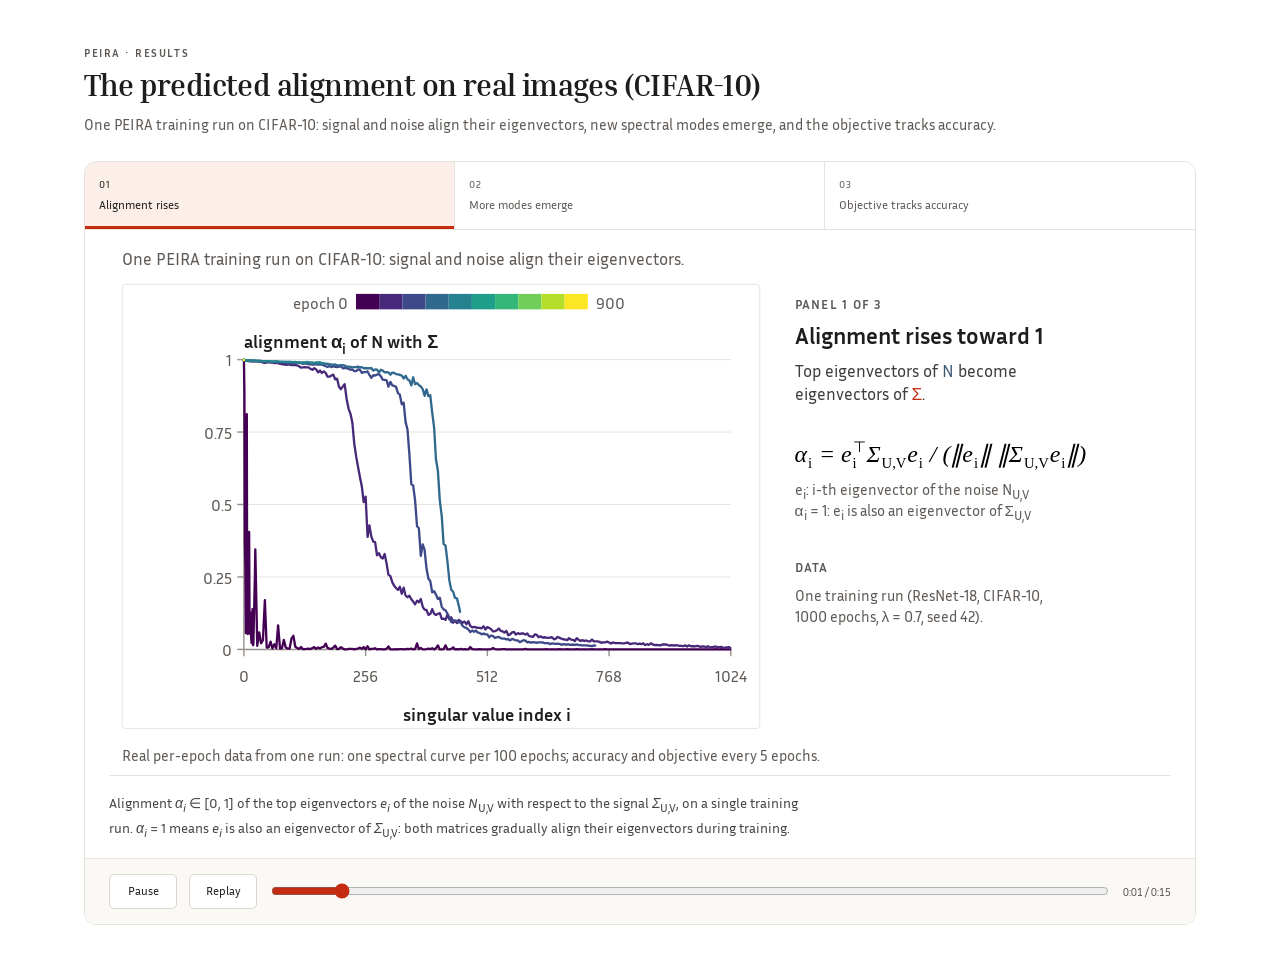
<file: assets/anim/cifar.html>
<!doctype html>
<html lang="en">
<head>
<meta charset="utf-8">
<meta name="viewport" content="width=device-width, initial-scale=1">
<title>The predicted alignment on real images (CIFAR-10)</title>
<link rel="preconnect" href="https://fonts.googleapis.com"><link rel="preconnect" href="https://fonts.gstatic.com" crossorigin><link rel="stylesheet" href="https://fonts.googleapis.com/css2?family=Inria+Sans:ital,wght@0,300;0,400;0,700;1,400&family=Inria+Serif:wght@400;700&display=swap">
<script>if (new URLSearchParams(location.search).has('embed')) document.documentElement.classList.add('embedded');</script>
<style>
:root { color-scheme: light; --ink:#1d1d1b; --muted:#5e5955; --accent:#c42b10; --soft:#fcefe9; --border:#e7e2dc; --rust:#3d5a73; }
* { box-sizing:border-box; }
body { margin:0; background:white; color:var(--ink); font:15px/1.55 "Inria Sans",-apple-system,BlinkMacSystemFont,"Segoe UI",sans-serif; }
main { max-width:1160px; padding:44px 24px; margin:auto; }
.eyebrow { margin:0 0 6px; color:var(--muted); font-size:11px; font-weight:650; letter-spacing:.14em; text-transform:uppercase; }
h1 { margin:0; font:600 30px/1.2 "Inria Serif",Georgia,serif; letter-spacing:-.02em; }
.intro { margin:10px 0 25px; color:var(--muted); }
.card { background:white; border:1px solid var(--border); border-radius:12px; overflow:hidden; }
.steps { display:grid; grid-template-columns:repeat(3,1fr); border-bottom:1px solid var(--border); }
button { font:inherit; cursor:pointer; }
.step { padding:15px 14px; border:0; border-right:1px solid var(--border); background:white; color:var(--muted); text-align:left; font-size:12px; transition:background .2s; }
.step:last-child { border-right:0; }
.step span { display:block; font-size:10px; letter-spacing:.08em; margin-bottom:3px; }
.step[aria-current="step"] { background:var(--soft); color:var(--ink); box-shadow:inset 0 -3px var(--accent); }
.step:hover { background:#fdf6f2; }
:focus-visible { outline:3px solid var(--rust); outline-offset:-3px; }
.diagram-scroll { overflow-x:auto; padding:4px 14px 0; }
svg { display:block; width:100%; height:auto; }
svg text { font-family:"Inria Sans",-apple-system,BlinkMacSystemFont,"Segoe UI",sans-serif; fill:var(--ink); }
svg .math, svg .math text { font-family:"STIX Two Text","STIXGeneral","Cambria Math","Times New Roman",serif; font-style:italic; font-weight:400; font-size:26px; }
svg .math text { fill:inherit; white-space:pre; }
svg .math .math-script { font-size:16px; font-style:normal; }
svg .math .math-upright { font-style:normal; }
svg .accent { fill:var(--accent); }
svg .rust { fill:var(--rust); }
svg .small { font-size:16px; fill:var(--muted); }
svg .lead { font-size:18px; fill:var(--muted); }
svg .heading { font-size:24px; font-weight:600; }
svg .sub { font-size:18px; fill:#3d3d3d; }
svg .level { font-size:13px; font-weight:650; fill:var(--muted); letter-spacing:.1em; }
svg .ax { font-size:17px; fill:var(--muted); } svg .axl { font-size:19px; fill:var(--ink); font-weight:600; }
svg .ax.accent, svg .axl.accent { fill:var(--accent); } svg .ax.rust, svg .axl.rust { fill:var(--rust); }
svg .grid { stroke:var(--border); stroke-width:1; } svg .axis { stroke:#9a948e; stroke-width:1.5; }
.frame { fill:none; stroke:var(--border); stroke-width:1; }
.highlight { fill:none; stroke:var(--accent); stroke-width:2.5; }
.description { margin:0 24px; border-top:1px solid var(--border); padding:16px 0; min-height:80px; }
.description p { color:#454545; margin:0; font-size:14px; max-width:690px; }
.controls { display:flex; align-items:center; gap:12px; padding:15px 24px; background:#fbf9f6; border-top:1px solid var(--border); }
.control { padding:7px 14px; border:1px solid #ddd7d0; border-radius:5px; background:white; color:var(--ink); font-size:12px; min-width:68px; }
.control:hover { background:var(--soft); }
input[type=range] { flex:1; min-width:50px; accent-color:var(--accent); cursor:pointer; }
.time { white-space:nowrap; font-size:11px; color:var(--muted); font-variant-numeric:tabular-nums; }
@media(max-width:650px) {
 main { padding:24px 12px; } h1 { font-size:25px; } .intro { font-size:13px; }
 .step { padding:12px 8px; font-size:11px; } .step span { font-size:9px; }
 .description { margin:0 16px; min-height:116px; }
 .description p { font-size:13px; }
 .controls { padding:12px; gap:8px; } .control { padding:7px 10px; min-width:54px; }
 .time { display:none; } .diagram-scroll { padding:0 6px; }
}
@media(max-width:520px) {
 .step { font-size:0; padding:10px 8px; text-align:center; } .step span { font-size:11px; margin:0; }
 svg .ax { font-size:33px; } svg .axl { font-size:35px; } svg .level { font-size:18px; } svg .sub, svg .lead { font-size:21px; } svg .heading { font-size:26px; }
}
@media(prefers-reduced-motion:reduce) { * { transition:none !important; } }
.embedded body { background:transparent; }
.embedded main { max-width:none; padding:0; }
.embedded .eyebrow,.embedded h1,.embedded .intro { display:none; }
</style>
</head>
<body>
<main>
<p class="eyebrow">PEIRA · Results</p>
<h1>The predicted alignment on real images (CIFAR-10)</h1>
<p class="intro">One PEIRA training run on CIFAR-10: signal and noise align their eigenvectors, new spectral modes emerge, and the objective tracks accuracy.</p>
<div class="card" id="animation">
<nav class="steps" aria-label="Animation steps">
<button class="step" data-step="0" aria-current="step"><span>01</span>Alignment rises</button>
<button class="step" data-step="1"><span>02</span>More modes emerge</button>
<button class="step" data-step="2"><span>03</span>Objective tracks accuracy</button>
</nav>
<div class="diagram-scroll" tabindex="0" role="region" aria-label="CIFAR-10 training dynamics; scroll horizontally on small screens">
<svg viewBox="0 0 1120 560" role="img" aria-labelledby="diagram-title diagram-desc">
<title id="diagram-title">Dynamics of PEIRA on CIFAR-10</title>
<desc id="diagram-desc">Three plots drawn from per-epoch data of one training run (ResNet-18, CIFAR-10, 1000 epochs), shown one at a time. First: alignment of the top eigenvectors of the noise matrix with the signal matrix rises toward 1 over epochs, one curve per 100 epochs. Second: the spectrum of the noise matrix develops additional significant modes. Third: validation top-1 (reaching 91.93%) and the negative PEIRA objective rise together over training.</desc>
<text x="24" y="32" class="lead">One PEIRA training run on CIFAR-10: signal and noise align their eigenvectors.</text>
<rect x="24" y="52" width="660" height="460" rx="4" class="frame"/>
<g id="panels"></g>

<g class="info" data-panel="0">
 <text x="720" y="78" class="level">PANEL 1 OF 3</text>
 <text x="720" y="114" class="heading">Alignment rises toward 1</text>
 <text x="720" y="148" class="sub">Top eigenvectors of <tspan class="rust">N</tspan> become</text>
 <text x="720" y="172" class="sub">eigenvectors of <tspan class="accent">Σ</tspan>.</text>
 <g transform="translate(720 236) scale(.95)"><text x="0" y="0" class="math" text-anchor="start" data-math="α_{i} = e_{i}^{⊤}Σ_{U,V}e_{i} / (‖e_{i}‖ ‖Σ_{U,V}e_{i}‖)">α_{i} = e_{i}^{⊤}Σ_{U,V}e_{i} / (‖e_{i}‖ ‖Σ_{U,V}e_{i}‖)</text></g>
 <text x="720" y="270" class="small">e<tspan font-size="13" dy="4">i</tspan><tspan dy="-4">: i-th eigenvector of the noise N</tspan><tspan font-size="13" dy="4">U,V</tspan></text>
 <text x="720" y="292" class="small">α<tspan font-size="13" dy="4">i</tspan><tspan dy="-4"> = 1: e</tspan><tspan font-size="13" dy="4">i</tspan><tspan dy="-4"> is also an eigenvector of Σ</tspan><tspan font-size="13" dy="4">U,V</tspan></text>
</g>
<g class="info" data-panel="1">
 <text x="720" y="78" class="level">PANEL 2 OF 3</text>
 <text x="720" y="114" class="heading">More modes emerge</text>
 <text x="720" y="148" class="sub">The spectrum of <tspan class="rust">N</tspan> gains</text>
 <text x="720" y="172" class="sub">significant directions.</text>
 <g transform="translate(720 236) scale(.95)"><text x="0" y="0" class="math rust" text-anchor="start" data-math="spectrum of N_{U,V}">spectrum of N_{U,V}</text></g>
 <text x="720" y="270" class="small">Log scale; one curve per 100 epochs,</text>
 <text x="720" y="292" class="small">from early (purple) to late (yellow).</text>
</g>
<g class="info" data-panel="2">
 <text x="720" y="78" class="level">PANEL 3 OF 3</text>
 <text x="720" y="114" class="heading">Objective tracks accuracy</text>
 <text x="720" y="148" class="sub">Linear-probe top-1 rises with</text>
 <text x="720" y="172" class="sub">the negative PEIRA objective.</text>
 <g transform="translate(720 236) scale(.95)"><text x="0" y="0" class="math rust" text-anchor="start" data-math="−ℰ_{PEIRA}  vs  top-1">−ℰ_{PEIRA}  vs  top-1</text></g>
 <text x="720" y="270" class="small">Strongly correlated during training: a</text>
 <text x="720" y="292" class="small">possible label-free quality indicator.</text>
</g>

<text x="720" y="350" class="level">DATA</text>
<text x="720" y="380" class="small">One training run (ResNet-18, CIFAR-10,</text>
<text x="720" y="402" class="small">1000 epochs, λ = 0.7, seed 42).</text>

<text x="24" y="545" class="small">Real per-epoch data from one run: one spectral curve per 100 epochs; accuracy and objective every 5 epochs.</text>
</svg>
</div>
<div class="description" aria-live="off">
<p id="step-description"></p>
</div>
<div class="controls">
<button class="control" id="toggle" aria-label="Pause animation">Pause</button>
<button class="control" id="replay">Replay</button>
<input id="timeline" type="range" min="0" max="15" step="0.05" value="0" aria-label="Animation timeline, in seconds">
<span class="time" id="time">0:00 / 0:15</span>
</div>
</div>
<noscript><p>Enable JavaScript to play the animation. The figure's full description is available to screen readers.</p></noscript>
</main>
<script>
const measureCtx = document.createElement('canvas').getContext('2d');
function textWidth(node) {
 const w = node.getComputedTextLength();
 if (w > 0) return w;
 let total = 0;
 for (const span of node.querySelectorAll('tspan')) {
  const cs = getComputedStyle(span);
  measureCtx.font = `${cs.fontStyle} ${cs.fontWeight} ${cs.fontSize} ${cs.fontFamily}`;
  total += measureCtx.measureText(span.textContent).width;
 }
 return total;
}
function typesetDiagramMath() {
 const ns = 'http://www.w3.org/2000/svg';
 for (const source of document.querySelectorAll('svg text[data-math]')) {
  const group = document.createElementNS(ns, 'g');
  group.setAttribute('class', source.getAttribute('class'));
  group.setAttribute('role', 'img');
  group.setAttribute('aria-label', source.textContent);
  source.after(group);
  const addText = (text, x, y, script = false) => {
   const node = document.createElementNS(ns, 'text');
   for (const fragment of text.split(/(PEIRA|spectrum of|vs|top-1)/)) {
    const span = document.createElementNS(ns, 'tspan');
    span.textContent = fragment;
    if (/^(PEIRA|spectrum of|vs|top-1)$/.test(fragment)) span.setAttribute('class', 'math-upright');
    node.append(span);
   }
   node.setAttribute('x', x);
   node.setAttribute('y', y);
   if (script) node.setAttribute('class', 'math-script');
   group.append(node);
   return textWidth(node);
  };
  let cursor = 0;
  for (const token of source.dataset.math.matchAll(/([^_^]+)((?:[_^]\{[^}]+\})*)/g)) {
   cursor += addText(token[1], cursor, 0);
   let scriptWidth = 0;
   for (const script of token[2].matchAll(/([_^])\{([^}]+)\}/g)) {
    scriptWidth = Math.max(scriptWidth, addText(script[2], cursor + 1, script[1] === '^' ? -11 : 6, true));
   }
   if (scriptWidth) cursor += scriptWidth + 2;
  }
  group.setAttribute('transform', `translate(${source.getAttribute('x')},${source.getAttribute('y')})`);
  source.remove();
 }
}
Promise.all([document.fonts.load("400 15px \"Inria Sans\""),document.fonts.load("700 15px \"Inria Sans\"")]).catch(function(){}).then(function(){return document.fonts.ready}).then(typesetDiagramMath);

const DATA={"idx":[0,1,2,3,4,5,6,7,8,9,10,11,12,13,14,15,16,17,18,19,20,21,22,23,24,28,32,36,40,44,48,52,56,60,64,68,72,76,80,84,88,92,96,100,104,108,112,116,120,124,128,132,136,140,144,148,152,156,160,164,168,172,176,180,184,188,192,196,200,204,208,212,216,220,224,228,232,236,240,244,248,252,256,260,264,268,272,276,280,284,288,292,296,300,304,308,312,316,320,324,328,332,336,340,344,348,352,356,360,364,368,372,376,380,384,388,392,396,400,404,408,412,416,420,424,428,432,436,440,444,448,452,456,460,464,468,472,476,480,484,488,492,496,500,504,508,512,516,520,524,528,532,536,540,544,548,552,556,560,564,568,572,576,580,584,588,592,596,600,604,608,612,616,620,624,628,632,636,640,644,648,652,656,660,664,668,672,676,680,684,688,692,696,700,704,708,712,716,720,724,728,732,736,740,744,748,752,756,760,764,768,772,776,780,784,788,792,796,800,804,808,812,816,820,824,828,832,836,840,844,848,852,856,860,864,868,872,876,880,884,888,892,896,900,904,908,912,916,920,924,928,932,936,940,944,948,952,956,960,964,968,972,976,980,984,988,992,996,1000,1004,1008,1012,1016,1020,1023],"ep":[0,100,200,300,400,500,600,700,800,900],"spec":[[3.31,0.0506,0.00709,0.00199,0.00176,0.00136,0.00112,0.000943,0.000742,0.000696,0.000617,0.000516,0.000485,0.000398,0.00037,0.000297,0.000279,0.000267,0.000248,0.000236,0.000219,0.000216,0.000193,0.000182,0.000176,0.000146,0.000129,0.000114,9.97e-05,9.24e-05,8.46e-05,7.76e-05,7.26e-05,6.7e-05,6.28e-05,5.78e-05,5.48e-05,5.17e-05,4.94e-05,4.69e-05,4.41e-05,4.2e-05,4.01e-05,3.84e-05,3.63e-05,3.47e-05,3.29e-05,3.14e-05,3.06e-05,2.92e-05,2.79e-05,2.65e-05,2.57e-05,2.43e-05,2.32e-05,2.25e-05,2.19e-05,2.09e-05,2.01e-05,1.95e-05,1.87e-05,1.8e-05,1.73e-05,1.68e-05,1.6e-05,1.55e-05,1.49e-05,1.43e-05,1.39e-05,1.34e-05,1.29e-05,1.26e-05,1.2e-05,1.16e-05,1.13e-05,1.09e-05,1.05e-05,1.01e-05,9.92e-06,9.66e-06,9.27e-06,8.97e-06,8.69e-06,8.38e-06,8.17e-06,7.88e-06,7.6e-06,7.41e-06,7.18e-06,6.92e-06,6.75e-06,6.48e-06,6.29e-06,6.15e-06,5.91e-06,5.8e-06,5.52e-06,5.41e-06,5.2e-06,5.08e-06,4.91e-06,4.79e-06,4.6e-06,4.49e-06,4.35e-06,4.24e-06,4.1e-06,3.97e-06,3.82e-06,3.72e-06,3.64e-06,3.54e-06,3.42e-06,3.31e-06,3.23e-06,3.11e-06,3.02e-06,2.92e-06,2.85e-06,2.75e-06,2.68e-06,2.6e-06,2.52e-06,2.44e-06,2.38e-06,2.29e-06,2.24e-06,2.19e-06,2.1e-06,2.05e-06,1.98e-06,1.92e-06,1.86e-06,1.8e-06,1.75e-06,1.69e-06,1.62e-06,1.59e-06,1.54e-06,1.49e-06,1.46e-06,1.4e-06,1.37e-06,1.32e-06,1.29e-06,1.25e-06,1.21e-06,1.18e-06,1.13e-06,1.09e-06,1.05e-06,1.02e-06,9.9e-07,9.58e-07,9.25e-07,9e-07,8.7e-07,8.39e-07,8.15e-07,7.93e-07,7.67e-07,7.42e-07,7.2e-07,6.97e-07,6.77e-07,6.5e-07,6.27e-07,6.05e-07,5.92e-07,5.73e-07,5.56e-07,5.29e-07,5.14e-07,4.98e-07,4.8e-07,4.68e-07,4.53e-07,4.37e-07,4.21e-07,4.09e-07,3.93e-07,3.8e-07,3.69e-07,3.52e-07,3.43e-07,3.27e-07,3.15e-07,3.02e-07,2.96e-07,2.83e-07,2.75e-07,2.63e-07,2.51e-07,2.39e-07,2.34e-07,2.26e-07,2.18e-07,2.06e-07,2e-07,1.93e-07,1.87e-07,1.81e-07,1.74e-07,1.67e-07,1.64e-07,1.54e-07,1.48e-07,1.43e-07,1.38e-07,1.33e-07,1.26e-07,1.19e-07,1.16e-07,1.11e-07,1.08e-07,1.02e-07,9.81e-08,9.2e-08,8.83e-08,8.49e-08,8.1e-08,7.87e-08,7.47e-08,7.08e-08,6.78e-08,6.56e-08,6.28e-08,5.97e-08,5.67e-08,5.35e-08,5.16e-08,4.87e-08,4.72e-08,4.44e-08,4.16e-08,3.98e-08,3.79e-08,3.6e-08,3.44e-08,3.18e-08,2.93e-08,2.84e-08,2.77e-08,2.57e-08,2.4e-08,2.29e-08,2.2e-08,2.02e-08,1.93e-08,1.79e-08,1.69e-08,1.55e-08,1.46e-08,1.38e-08,1.29e-08,1.15e-08,1.12e-08,1.04e-08,9.73e-09,8.69e-09,8.08e-09,7.56e-09,7.13e-09,6.11e-09,5.68e-09,4.95e-09,4.26e-09,3.85e-09,3.12e-09,2.69e-09,2.08e-09,1.64e-09,7.9e-10,5.45e-10,3.74e-11],[0.196,0.183,0.163,0.159,0.149,0.144,0.137,0.132,0.128,0.127,0.126,0.12,0.117,0.113,0.113,0.11,0.109,0.107,0.106,0.104,0.101,0.101,0.098,0.0964,0.0948,0.0902,0.0873,0.0823,0.0785,0.0748,0.0722,0.0691,0.0665,0.0643,0.0615,0.0598,0.0575,0.0561,0.054,0.0521,0.0506,0.049,0.0478,0.0462,0.0447,0.0432,0.0416,0.0405,0.0392,0.0379,0.0366,0.0355,0.0346,0.0334,0.0322,0.0316,0.0302,0.0292,0.0284,0.0273,0.0264,0.0252,0.024,0.023,0.0223,0.0211,0.0201,0.0187,0.0183,0.0166,0.0151,0.0132,0.01,0.00741,0.00622,0.00482,0.00355,0.00291,0.00228,0.00177,0.00149,0.00121,0.00109,0.000916,0.000807,0.000722,0.000647,0.00055,0.000511,0.000465,0.000423,0.000394,0.00035,0.000328,0.000304,0.000282,0.000265,0.000248,0.000236,0.000225,0.000207,0.000198,0.00019,0.000182,0.000173,0.000165,0.00016,0.000152,0.000145,0.000142,0.000135,0.00013,0.000127,0.000122,0.000118,0.000114,0.000111,0.000108,0.000104,0.000101,9.78e-05,9.52e-05,9.23e-05,9.08e-05,8.84e-05,8.6e-05,8.37e-05,8.16e-05,7.95e-05,7.72e-05,7.54e-05,7.39e-05,7.19e-05,7.03e-05,6.84e-05,6.72e-05,6.55e-05,6.4e-05,6.24e-05,6.12e-05,6e-05,5.87e-05,5.74e-05,5.63e-05,5.53e-05,5.39e-05,5.28e-05,5.19e-05,5.06e-05,4.96e-05,4.86e-05,4.78e-05,4.67e-05,4.57e-05,4.5e-05,4.38e-05,4.28e-05,4.22e-05,4.12e-05,4.05e-05,3.97e-05,3.89e-05,3.81e-05,3.73e-05,3.67e-05,3.6e-05,3.52e-05,3.45e-05,3.38e-05,3.32e-05,3.24e-05,3.17e-05,3.11e-05,3.05e-05,3.01e-05,2.96e-05,2.89e-05,2.85e-05,2.81e-05,2.73e-05,2.68e-05,2.63e-05,2.59e-05,2.54e-05,2.49e-05,2.46e-05,2.4e-05,2.35e-05,2.31e-05,2.26e-05,2.23e-05,2.18e-05,2.15e-05,2.11e-05,2.06e-05,2.02e-05,1.99e-05,1.96e-05,1.92e-05,1.88e-05,1.86e-05,1.81e-05,1.78e-05,1.74e-05,1.72e-05,1.67e-05,1.64e-05,1.6e-05,1.57e-05,1.54e-05,1.51e-05,1.48e-05,1.45e-05,1.42e-05,1.4e-05,1.36e-05,1.33e-05,1.31e-05,1.28e-05,1.26e-05,1.23e-05,1.2e-05,1.18e-05,1.16e-05,1.13e-05,1.11e-05,1.08e-05,1.05e-05,1.03e-05,1.01e-05,9.96e-06,9.68e-06,9.44e-06,9.23e-06,9e-06,8.84e-06,8.63e-06,8.42e-06,8.24e-06,8.07e-06,7.89e-06,7.65e-06,7.44e-06,7.25e-06,7.11e-06,6.88e-06,6.74e-06,6.55e-06,6.38e-06,6.22e-06,6.03e-06,5.88e-06,5.71e-06,5.57e-06,5.39e-06,5.23e-06,5.1e-06,4.95e-06,4.75e-06,4.62e-06,4.5e-06,4.33e-06,4.18e-06,4.04e-06,3.89e-06,3.76e-06,3.59e-06,3.42e-06,3.29e-06,3.12e-06,2.96e-06,2.82e-06,2.66e-06,2.47e-06,2.2e-06],[0.195,0.166,0.158,0.152,0.142,0.133,0.129,0.124,0.123,0.121,0.118,0.116,0.115,0.112,0.108,0.107,0.106,0.103,0.102,0.101,0.0994,0.0986,0.0971,0.0962,0.0957,0.0905,0.0877,0.0841,0.0814,0.0788,0.0768,0.0739,0.0714,0.0699,0.0682,0.0661,0.064,0.0623,0.0611,0.0595,0.0579,0.0569,0.0551,0.0538,0.0524,0.0515,0.0505,0.0498,0.0487,0.0475,0.0463,0.0457,0.0443,0.0434,0.0427,0.0416,0.0408,0.04,0.0391,0.0384,0.0376,0.0366,0.0358,0.035,0.0343,0.0335,0.0329,0.0322,0.0316,0.031,0.0302,0.0296,0.0288,0.0282,0.0278,0.027,0.0264,0.0259,0.0253,0.0247,0.0242,0.0234,0.0229,0.0223,0.0217,0.0212,0.0206,0.0201,0.0195,0.019,0.0184,0.0179,0.0173,0.0167,0.016,0.0154,0.0149,0.014,0.0132,0.0121,0.0107,0.00841,0.00658,0.00458,0.00337,0.0027,0.00166,0.00145,0.00108,0.000801,0.000636,0.00051,0.000451,0.000354,0.000297,0.000246,0.000213,0.00017,0.000153,0.000137,0.000112,9.9e-05,8.63e-05,7.65e-05,6.73e-05,6.07e-05,5.46e-05,4.9e-05,4.48e-05,4.12e-05,3.79e-05,3.43e-05,3.2e-05,2.95e-05,2.71e-05,2.52e-05,2.31e-05,2.15e-05,2.01e-05,1.91e-05,1.78e-05,1.67e-05,1.6e-05,1.49e-05,1.42e-05,1.35e-05,1.28e-05,1.22e-05,1.18e-05,1.11e-05,1.07e-05,1.02e-05,9.69e-06,9.29e-06,8.99e-06,8.69e-06,8.36e-06,7.91e-06,7.68e-06,7.34e-06,7e-06,6.73e-06,6.57e-06,6.31e-06,6.07e-06,5.92e-06,5.7e-06,5.47e-06,5.34e-06,5.16e-06,5.03e-06,4.86e-06,4.69e-06,4.58e-06,4.45e-06,4.34e-06,4.15e-06,4.07e-06,3.94e-06,3.81e-06,3.71e-06,3.61e-06,3.5e-06,3.41e-06,3.32e-06,3.22e-06,3.12e-06,3.05e-06,3e-06,2.89e-06,2.82e-06,2.74e-06,2.66e-06,2.62e-06,2.55e-06,2.47e-06,2.42e-06,2.36e-06,2.3e-06,2.22e-06,2.17e-06,2.1e-06,2.06e-06,2e-06,1.95e-06,1.9e-06,1.86e-06,1.81e-06,1.76e-06,1.72e-06,1.68e-06,1.63e-06,1.59e-06,1.54e-06,1.5e-06,1.47e-06,1.44e-06,1.4e-06,1.35e-06,1.33e-06,1.3e-06,1.26e-06,1.23e-06,1.2e-06,1.16e-06,1.13e-06,1.11e-06,1.07e-06,1.05e-06,1.02e-06,9.88e-07,9.6e-07,9.39e-07,9.07e-07,8.8e-07,8.6e-07,8.35e-07,8.16e-07,7.96e-07,7.73e-07,7.5e-07,7.29e-07,7.08e-07,6.86e-07,6.66e-07,6.46e-07,6.24e-07,6.03e-07,5.86e-07,5.67e-07,5.45e-07,5.28e-07,5.14e-07,4.91e-07,4.77e-07,4.65e-07,4.46e-07,4.33e-07,4.15e-07,4.01e-07,3.9e-07,3.72e-07,3.61e-07,3.44e-07,3.27e-07,3.12e-07,3.01e-07,2.86e-07,2.7e-07,2.62e-07,2.43e-07,2.28e-07,2.13e-07,1.98e-07,1.59e-07],[0.193,0.165,0.162,0.149,0.143,0.136,0.133,0.132,0.129,0.127,0.124,0.122,0.121,0.118,0.116,0.114,0.112,0.11,0.109,0.109,0.107,0.106,0.105,0.103,0.103,0.0996,0.0967,0.094,0.0906,0.087,0.0839,0.0819,0.079,0.0774,0.0751,0.0735,0.072,0.0706,0.0686,0.0669,0.0653,0.0641,0.0624,0.0614,0.0603,0.059,0.058,0.0573,0.056,0.0546,0.0537,0.0527,0.0518,0.0508,0.0498,0.0491,0.0482,0.047,0.0463,0.0456,0.0449,0.0438,0.0433,0.0423,0.0417,0.0406,0.04,0.0393,0.0385,0.0381,0.0372,0.0366,0.0357,0.0351,0.0344,0.0339,0.0333,0.0326,0.032,0.0314,0.0309,0.0305,0.0298,0.0293,0.0285,0.028,0.0274,0.0269,0.0263,0.0257,0.0253,0.0248,0.0243,0.0235,0.023,0.0226,0.0221,0.0216,0.0211,0.0205,0.02,0.0196,0.0191,0.0186,0.0181,0.0175,0.017,0.0165,0.0159,0.0154,0.0148,0.0143,0.0138,0.0129,0.0122,0.0112,0.00943,0.0067,0.00427,0.00272,0.00191,0.00117,0.000837,0.000642,0.00046,0.000318,0.000245,0.000192,0.000148,0.000125,9.72e-05,7.67e-05,6.01e-05,5.12e-05,4.36e-05,3.69e-05,2.95e-05,2.4e-05,2.03e-05,1.79e-05,1.57e-05,1.31e-05,1.17e-05,1e-05,8.95e-06,7.54e-06,6.74e-06,5.89e-06,5.4e-06,4.89e-06,4.34e-06,3.91e-06,3.49e-06,3.17e-06,2.98e-06,2.62e-06,2.37e-06,2.15e-06,2.01e-06,1.82e-06,1.67e-06,1.53e-06,1.46e-06,1.36e-06,1.23e-06,1.17e-06,1.06e-06,1.02e-06,9.26e-07,8.85e-07,8.16e-07,7.63e-07,7.28e-07,6.89e-07,6.49e-07,6.08e-07,5.82e-07,5.51e-07,5.2e-07,5e-07,4.77e-07,4.53e-07,4.38e-07,4.15e-07,3.9e-07,3.79e-07,3.59e-07,3.44e-07,3.26e-07,3.13e-07,3.02e-07,2.88e-07,2.78e-07,2.67e-07,2.58e-07,2.48e-07,2.38e-07,2.3e-07,2.25e-07,2.15e-07,2.05e-07,1.98e-07,1.91e-07,1.84e-07,1.78e-07,1.69e-07,1.66e-07,1.58e-07,1.53e-07,1.49e-07,1.45e-07,1.4e-07,1.36e-07,1.31e-07,1.26e-07,1.21e-07,1.18e-07,1.14e-07,1.09e-07,1.06e-07,1.02e-07,9.91e-08,9.45e-08,9.22e-08,8.89e-08,8.59e-08,8.32e-08,8.13e-08,7.79e-08,7.58e-08,7.3e-08,7.13e-08,6.82e-08,6.65e-08,6.43e-08,6.22e-08,5.96e-08,5.77e-08,5.53e-08,5.46e-08,5.18e-08,5.06e-08,4.79e-08,4.64e-08,4.44e-08,4.33e-08,4.15e-08,3.89e-08,3.82e-08,3.64e-08,3.53e-08,3.36e-08,3.27e-08,3.08e-08,2.94e-08,2.77e-08,2.68e-08,2.51e-08,2.46e-08,2.31e-08,2.18e-08,2.09e-08,1.92e-08,1.75e-08,1.63e-08,1.46e-08,1.36e-08,1.25e-08,1.09e-08,9.23e-09,7.98e-09,5.85e-09,3.73e-09,1.22e-09,1.58e-10],[0.182,0.17,0.164,0.155,0.15,0.145,0.137,0.137,0.134,0.132,0.13,0.129,0.128,0.127,0.122,0.121,0.119,0.118,0.117,0.114,0.113,0.111,0.109,0.109,0.107,0.104,0.0996,0.096,0.0935,0.0905,0.0877,0.0856,0.0834,0.0819,0.0799,0.0779,0.0765,0.0752,0.0732,0.072,0.0701,0.0688,0.0671,0.0661,0.0645,0.0634,0.0623,0.0613,0.06,0.0592,0.0582,0.0569,0.0558,0.055,0.0538,0.053,0.052,0.0511,0.05,0.0492,0.0482,0.0475,0.0467,0.0458,0.045,0.0442,0.0433,0.0428,0.0419,0.0411,0.0404,0.0396,0.0392,0.0385,0.0376,0.037,0.0365,0.0359,0.0352,0.0344,0.034,0.0334,0.0327,0.0322,0.0315,0.0309,0.0306,0.0301,0.0296,0.029,0.0284,0.0278,0.0275,0.0268,0.0262,0.0257,0.0252,0.0248,0.0244,0.0239,0.0233,0.0228,0.0225,0.0219,0.0215,0.021,0.0206,0.0202,0.0197,0.0192,0.0187,0.0183,0.0179,0.0174,0.017,0.0163,0.0158,0.0151,0.0147,0.0141,0.0135,0.0131,0.0127,0.0118,0.0111,0.00903,0.00501,0.00347,0.00191,0.00125,0.000732,0.000512,0.000348,0.00026,0.000181,0.000119,0.000101,6.44e-05,5.5e-05,3.9e-05,2.89e-05,2.26e-05,1.7e-05,1.42e-05,1.09e-05,9.06e-06,7.43e-06,5.88e-06,4.72e-06,3.86e-06,3.15e-06,2.53e-06,2.22e-06,1.89e-06,1.65e-06,1.36e-06,1.21e-06,1.04e-06,8.96e-07,8.02e-07,6.6e-07,5.79e-07,4.97e-07,4.49e-07,4.05e-07,3.53e-07,3.15e-07,2.72e-07,2.46e-07,2.21e-07,2e-07,1.8e-07,1.63e-07,1.52e-07,1.34e-07,1.16e-07,1.08e-07,9.88e-08,9.37e-08,8.58e-08,8.27e-08,7.67e-08,6.95e-08,6.59e-08,6.29e-08,5.85e-08,5.63e-08,5.31e-08,5.12e-08,4.94e-08,4.71e-08,4.55e-08,4.38e-08,4.29e-08,4.16e-08,4e-08,3.9e-08,3.77e-08,3.65e-08,3.58e-08,3.45e-08,3.39e-08,3.3e-08,3.19e-08,3.1e-08,3.05e-08,2.98e-08,2.93e-08,2.84e-08,2.74e-08,2.69e-08,2.64e-08,2.56e-08,2.52e-08,2.46e-08,2.39e-08,2.33e-08,2.28e-08,2.23e-08,2.17e-08,2.13e-08,2.09e-08,2.01e-08,1.97e-08,1.94e-08,1.86e-08,1.83e-08,1.78e-08,1.74e-08,1.7e-08,1.63e-08,1.59e-08,1.55e-08,1.52e-08,1.47e-08,1.44e-08,1.37e-08,1.35e-08,1.32e-08,1.28e-08,1.22e-08,1.18e-08,1.16e-08,1.11e-08,1.08e-08,1.05e-08,9.88e-09,9.61e-09,9.28e-09,8.78e-09,8.51e-09,7.97e-09,7.56e-09,7.32e-09,7e-09,6.66e-09,6.29e-09,6.1e-09,5.47e-09,5.28e-09,4.78e-09,4.32e-09,4.05e-09,3.7e-09,3.45e-09,3.1e-09,2.59e-09,2.41e-09,2.06e-09,1.81e-09,1.3e-09,8.93e-10,6.23e-10,3.19e-10,1.99e-11],[0.245,0.181,0.171,0.159,0.156,0.153,0.149,0.147,0.145,0.142,0.14,0.139,0.134,0.129,0.126,0.125,0.123,0.122,0.12,0.12,0.118,0.118,0.117,0.117,0.116,0.111,0.108,0.103,0.0996,0.0963,0.0936,0.0898,0.0874,0.0854,0.0833,0.0813,0.0796,0.0776,0.0755,0.0743,0.0728,0.0713,0.0698,0.0688,0.0674,0.0663,0.0651,0.0642,0.063,0.0621,0.061,0.06,0.0588,0.0577,0.0568,0.0559,0.055,0.0539,0.0528,0.052,0.0513,0.0507,0.0498,0.0492,0.0482,0.0474,0.0467,0.0458,0.0449,0.0443,0.0435,0.0428,0.0423,0.0415,0.0408,0.0402,0.0395,0.0388,0.038,0.0373,0.0367,0.0361,0.0355,0.0349,0.0344,0.0339,0.0334,0.0329,0.0324,0.0317,0.0311,0.0307,0.0301,0.0296,0.0291,0.0286,0.0281,0.0276,0.027,0.0265,0.026,0.0256,0.0251,0.0246,0.0241,0.0237,0.0232,0.0228,0.0223,0.0217,0.0213,0.0208,0.0203,0.02,0.0196,0.019,0.0184,0.0179,0.0176,0.017,0.0165,0.016,0.0155,0.0151,0.0144,0.0139,0.0132,0.0126,0.0119,0.0114,0.0101,0.00843,0.00535,0.00312,0.00164,0.000927,0.000572,0.000332,0.000219,0.000147,0.000102,6.68e-05,4.64e-05,3.38e-05,2.35e-05,1.72e-05,1.34e-05,9e-06,6.92e-06,4.97e-06,3.96e-06,3.01e-06,2.43e-06,1.98e-06,1.51e-06,1.18e-06,9.6e-07,7.92e-07,6.64e-07,5.8e-07,4.71e-07,3.72e-07,2.97e-07,2.52e-07,2.04e-07,1.76e-07,1.57e-07,1.17e-07,1.07e-07,9.46e-08,8.12e-08,7.17e-08,6.79e-08,6.28e-08,5.76e-08,5.4e-08,5.11e-08,4.93e-08,4.7e-08,4.59e-08,4.37e-08,4.22e-08,4.11e-08,4.02e-08,3.95e-08,3.84e-08,3.73e-08,3.66e-08,3.61e-08,3.49e-08,3.39e-08,3.33e-08,3.25e-08,3.17e-08,3.09e-08,3.05e-08,2.96e-08,2.93e-08,2.87e-08,2.79e-08,2.71e-08,2.63e-08,2.59e-08,2.55e-08,2.49e-08,2.46e-08,2.41e-08,2.35e-08,2.31e-08,2.24e-08,2.21e-08,2.17e-08,2.1e-08,2.06e-08,2.03e-08,1.97e-08,1.94e-08,1.91e-08,1.84e-08,1.81e-08,1.78e-08,1.74e-08,1.7e-08,1.65e-08,1.61e-08,1.59e-08,1.54e-08,1.49e-08,1.45e-08,1.41e-08,1.39e-08,1.34e-08,1.33e-08,1.28e-08,1.26e-08,1.23e-08,1.17e-08,1.14e-08,1.12e-08,1.07e-08,1.05e-08,1.01e-08,9.82e-09,9.53e-09,9.07e-09,8.79e-09,8.59e-09,8.15e-09,7.81e-09,7.58e-09,7.38e-09,6.97e-09,6.6e-09,6.39e-09,6.1e-09,5.84e-09,5.52e-09,5.24e-09,4.8e-09,4.51e-09,4.16e-09,3.85e-09,3.53e-09,3.24e-09,2.91e-09,2.65e-09,2.42e-09,2.16e-09,1.82e-09,1.36e-09,1.18e-09,8.73e-10,6.49e-10,2.13e-10,1.14e-11],[0.308,0.167,0.149,0.146,0.141,0.14,0.139,0.136,0.134,0.134,0.131,0.129,0.127,0.126,0.126,0.124,0.124,0.12,0.119,0.118,0.117,0.114,0.114,0.113,0.112,0.109,0.106,0.104,0.1,0.098,0.0962,0.094,0.0917,0.0892,0.0873,0.0858,0.0843,0.0827,0.0813,0.0798,0.0782,0.0771,0.0754,0.0743,0.0727,0.0716,0.0704,0.0697,0.0684,0.0669,0.0659,0.0652,0.0639,0.0623,0.0617,0.0608,0.06,0.0591,0.058,0.0571,0.0563,0.0555,0.0547,0.0539,0.0531,0.0523,0.0517,0.0507,0.0499,0.0493,0.0485,0.0477,0.047,0.0463,0.0456,0.0449,0.0442,0.0438,0.0431,0.0424,0.0416,0.0411,0.0406,0.0402,0.0394,0.0389,0.0383,0.0375,0.0371,0.0364,0.0357,0.0351,0.0348,0.0343,0.0337,0.0332,0.0328,0.0323,0.0316,0.0311,0.0306,0.0301,0.0297,0.0291,0.0286,0.0281,0.0277,0.0271,0.0267,0.0263,0.0256,0.0252,0.0246,0.0241,0.0236,0.023,0.0226,0.0221,0.0215,0.0211,0.0206,0.0201,0.0195,0.019,0.0185,0.0178,0.0173,0.0168,0.0162,0.0157,0.0151,0.0145,0.0137,0.0131,0.0121,0.0101,0.00528,0.00316,0.00162,0.000833,0.000532,0.000257,0.000167,0.000101,6.68e-05,4.02e-05,2.93e-05,2.06e-05,1.32e-05,9.92e-06,6.74e-06,4.98e-06,3.64e-06,2.74e-06,2e-06,1.57e-06,1.12e-06,9.01e-07,7.07e-07,5.7e-07,4.56e-07,3.48e-07,2.67e-07,2.08e-07,1.68e-07,1.22e-07,1.03e-07,8.53e-08,8.11e-08,6.53e-08,6.18e-08,5.76e-08,5.41e-08,5.19e-08,5.06e-08,4.81e-08,4.69e-08,4.55e-08,4.42e-08,4.28e-08,4.22e-08,4.13e-08,3.99e-08,3.91e-08,3.79e-08,3.73e-08,3.64e-08,3.57e-08,3.47e-08,3.42e-08,3.31e-08,3.25e-08,3.19e-08,3.15e-08,3.08e-08,3e-08,2.96e-08,2.9e-08,2.83e-08,2.81e-08,2.72e-08,2.64e-08,2.58e-08,2.54e-08,2.51e-08,2.45e-08,2.41e-08,2.35e-08,2.3e-08,2.26e-08,2.21e-08,2.16e-08,2.12e-08,2.08e-08,2.05e-08,1.99e-08,1.96e-08,1.92e-08,1.88e-08,1.84e-08,1.79e-08,1.76e-08,1.7e-08,1.67e-08,1.65e-08,1.6e-08,1.56e-08,1.53e-08,1.49e-08,1.45e-08,1.43e-08,1.37e-08,1.35e-08,1.32e-08,1.26e-08,1.24e-08,1.21e-08,1.17e-08,1.13e-08,1.11e-08,1.07e-08,1.03e-08,1e-08,9.66e-09,9.31e-09,8.94e-09,8.63e-09,8.39e-09,7.88e-09,7.72e-09,7.1e-09,7.06e-09,6.71e-09,6.44e-09,6.22e-09,5.76e-09,5.44e-09,5.12e-09,4.74e-09,4.49e-09,4.25e-09,3.93e-09,3.7e-09,3.34e-09,3.04e-09,2.75e-09,2.56e-09,2.08e-09,1.75e-09,1.53e-09,1.23e-09,9.65e-10,6.48e-10,4.49e-10,1.1e-10],[0.173,0.165,0.16,0.156,0.154,0.151,0.148,0.143,0.141,0.141,0.138,0.135,0.131,0.131,0.128,0.127,0.125,0.124,0.123,0.121,0.12,0.12,0.117,0.117,0.116,0.112,0.109,0.106,0.103,0.102,0.0996,0.0973,0.0958,0.0937,0.0915,0.0896,0.0882,0.0858,0.085,0.0837,0.0824,0.081,0.0801,0.0786,0.0772,0.0755,0.0745,0.0733,0.072,0.071,0.0703,0.0689,0.0675,0.0667,0.0657,0.0647,0.0639,0.063,0.0618,0.061,0.0603,0.0595,0.0583,0.0573,0.0565,0.0556,0.0549,0.0541,0.0535,0.0525,0.0519,0.0512,0.0505,0.0497,0.0489,0.0483,0.0474,0.0467,0.0463,0.0454,0.0449,0.0442,0.0434,0.0429,0.0421,0.0415,0.041,0.0404,0.04,0.0392,0.0386,0.038,0.0375,0.0368,0.0363,0.0359,0.0354,0.0348,0.0342,0.0336,0.033,0.0323,0.0318,0.0313,0.0308,0.0303,0.0298,0.0292,0.0287,0.0282,0.0276,0.0271,0.0266,0.0261,0.0256,0.0251,0.0245,0.0241,0.0235,0.0231,0.0226,0.022,0.0216,0.021,0.0205,0.0201,0.0195,0.019,0.0183,0.0177,0.0172,0.0168,0.0162,0.0155,0.0149,0.0141,0.0128,0.0116,0.00896,0.00427,0.00217,0.000957,0.000428,0.000262,0.00017,9.91e-05,6.41e-05,3.99e-05,2.5e-05,1.75e-05,1.11e-05,8.92e-06,5.44e-06,3.98e-06,2.87e-06,2.08e-06,1.44e-06,1.14e-06,8.18e-07,6.61e-07,5.32e-07,3.85e-07,2.8e-07,2.07e-07,1.61e-07,1.3e-07,1.06e-07,8.39e-08,7.39e-08,6.64e-08,6.1e-08,5.7e-08,5.47e-08,5.25e-08,5.05e-08,4.9e-08,4.69e-08,4.59e-08,4.45e-08,4.32e-08,4.23e-08,4.13e-08,4.04e-08,3.96e-08,3.84e-08,3.73e-08,3.67e-08,3.62e-08,3.53e-08,3.48e-08,3.39e-08,3.33e-08,3.27e-08,3.19e-08,3.15e-08,3.08e-08,3.02e-08,2.96e-08,2.91e-08,2.85e-08,2.8e-08,2.74e-08,2.72e-08,2.64e-08,2.57e-08,2.53e-08,2.48e-08,2.42e-08,2.39e-08,2.37e-08,2.3e-08,2.25e-08,2.2e-08,2.19e-08,2.13e-08,2.08e-08,2.03e-08,1.98e-08,1.95e-08,1.9e-08,1.85e-08,1.82e-08,1.8e-08,1.75e-08,1.71e-08,1.67e-08,1.64e-08,1.58e-08,1.53e-08,1.5e-08,1.48e-08,1.43e-08,1.39e-08,1.35e-08,1.32e-08,1.27e-08,1.24e-08,1.21e-08,1.17e-08,1.15e-08,1.11e-08,1.08e-08,1.06e-08,1e-08,9.73e-09,9.49e-09,8.99e-09,8.77e-09,8.41e-09,8.08e-09,7.59e-09,7.29e-09,6.97e-09,6.77e-09,6.28e-09,6.02e-09,5.81e-09,5.37e-09,5.12e-09,4.88e-09,4.55e-09,4.23e-09,3.75e-09,3.56e-09,3.19e-09,2.98e-09,2.68e-09,2.08e-09,1.94e-09,1.56e-09,1.27e-09,7.12e-10,4.48e-10,1.63e-10,1.97e-11],[0.179,0.171,0.163,0.157,0.147,0.145,0.142,0.138,0.137,0.137,0.136,0.133,0.132,0.131,0.13,0.129,0.128,0.128,0.127,0.126,0.125,0.125,0.123,0.121,0.12,0.118,0.115,0.112,0.107,0.105,0.101,0.099,0.0975,0.095,0.0934,0.0914,0.0902,0.0887,0.0869,0.0859,0.0848,0.0835,0.0821,0.0812,0.0799,0.0784,0.0773,0.0765,0.0755,0.0742,0.073,0.0722,0.0712,0.0701,0.0693,0.0679,0.0669,0.0662,0.0652,0.0642,0.0634,0.0626,0.0616,0.0609,0.0602,0.0592,0.058,0.0574,0.0566,0.056,0.0551,0.0543,0.0537,0.0529,0.0525,0.0517,0.051,0.0505,0.0498,0.0493,0.0485,0.0478,0.0469,0.0464,0.0457,0.0449,0.0442,0.0437,0.0431,0.0423,0.0419,0.0413,0.0406,0.04,0.0394,0.0387,0.0384,0.0377,0.0371,0.0364,0.0359,0.0353,0.0348,0.0342,0.0335,0.0329,0.0325,0.0319,0.0312,0.0307,0.0302,0.0296,0.0291,0.0287,0.0279,0.0275,0.0271,0.0265,0.0259,0.0254,0.0249,0.0244,0.0239,0.0232,0.0228,0.0222,0.0216,0.021,0.0204,0.0198,0.0191,0.0186,0.018,0.0173,0.0167,0.0159,0.0149,0.0138,0.0124,0.00897,0.00568,0.00236,0.000915,0.000578,0.000352,0.000176,0.0001,6.73e-05,3.88e-05,2.43e-05,1.61e-05,1.31e-05,8.4e-06,5.29e-06,3.45e-06,2.55e-06,1.75e-06,1.43e-06,9.91e-07,7.67e-07,5.98e-07,4.33e-07,2.93e-07,2.25e-07,1.82e-07,1.27e-07,1.03e-07,8.38e-08,7.34e-08,6.67e-08,6.11e-08,5.83e-08,5.62e-08,5.4e-08,5.26e-08,5.06e-08,4.79e-08,4.73e-08,4.64e-08,4.54e-08,4.42e-08,4.3e-08,4.26e-08,4.1e-08,4.06e-08,3.98e-08,3.92e-08,3.81e-08,3.72e-08,3.63e-08,3.58e-08,3.5e-08,3.41e-08,3.35e-08,3.3e-08,3.24e-08,3.19e-08,3.11e-08,3.07e-08,3e-08,2.94e-08,2.89e-08,2.84e-08,2.78e-08,2.73e-08,2.66e-08,2.62e-08,2.55e-08,2.52e-08,2.46e-08,2.4e-08,2.36e-08,2.33e-08,2.28e-08,2.23e-08,2.16e-08,2.13e-08,2.1e-08,2.07e-08,1.99e-08,1.97e-08,1.93e-08,1.85e-08,1.83e-08,1.78e-08,1.75e-08,1.72e-08,1.68e-08,1.63e-08,1.59e-08,1.55e-08,1.52e-08,1.47e-08,1.43e-08,1.41e-08,1.35e-08,1.33e-08,1.29e-08,1.24e-08,1.21e-08,1.18e-08,1.15e-08,1.11e-08,1.07e-08,1.03e-08,9.81e-09,9.54e-09,9.27e-09,8.92e-09,8.52e-09,8.19e-09,7.74e-09,7.46e-09,7.14e-09,6.77e-09,6.2e-09,6.07e-09,5.54e-09,5.36e-09,4.95e-09,4.57e-09,4.31e-09,3.87e-09,3.53e-09,3.23e-09,2.91e-09,2.51e-09,2.19e-09,1.89e-09,1.52e-09,1.25e-09,9.3e-10,5e-10,3.23e-10,1.15e-10],[0.184,0.182,0.16,0.152,0.148,0.143,0.137,0.136,0.133,0.133,0.13,0.129,0.128,0.127,0.126,0.125,0.124,0.123,0.122,0.122,0.121,0.12,0.12,0.119,0.119,0.115,0.112,0.11,0.107,0.105,0.103,0.101,0.0996,0.0974,0.0953,0.0933,0.0918,0.0909,0.0893,0.0881,0.0866,0.0853,0.0841,0.0834,0.0821,0.0805,0.0794,0.0783,0.077,0.0758,0.075,0.074,0.0731,0.072,0.0714,0.0697,0.0691,0.0676,0.0672,0.0663,0.0655,0.0647,0.064,0.0632,0.0625,0.0617,0.0608,0.06,0.0593,0.0585,0.0577,0.0569,0.0562,0.0554,0.0547,0.054,0.0532,0.0526,0.0519,0.0512,0.0506,0.05,0.0493,0.0486,0.0479,0.0474,0.0466,0.0459,0.0452,0.0447,0.0438,0.0432,0.0427,0.0421,0.0411,0.0406,0.0402,0.0396,0.0389,0.0384,0.0376,0.0372,0.0367,0.0359,0.0354,0.0346,0.0342,0.0336,0.0333,0.0324,0.0318,0.0312,0.0307,0.0302,0.0296,0.029,0.0285,0.0279,0.0273,0.0268,0.0263,0.0256,0.0251,0.0245,0.0237,0.023,0.0226,0.0219,0.0213,0.0207,0.0201,0.0197,0.019,0.0182,0.0175,0.0169,0.0161,0.0153,0.0138,0.0122,0.0071,0.00333,0.00137,0.000753,0.000449,0.000231,0.000133,8.67e-05,4.92e-05,3.21e-05,2.06e-05,1.5e-05,9.97e-06,6.47e-06,4.15e-06,2.96e-06,1.94e-06,1.54e-06,1.09e-06,8.59e-07,6.25e-07,4.49e-07,3.03e-07,2.45e-07,1.97e-07,1.48e-07,1.06e-07,8.77e-08,7.13e-08,6.78e-08,6.25e-08,6.03e-08,5.74e-08,5.55e-08,5.38e-08,5.22e-08,5.05e-08,4.92e-08,4.84e-08,4.71e-08,4.6e-08,4.47e-08,4.35e-08,4.25e-08,4.16e-08,4.1e-08,3.97e-08,3.92e-08,3.83e-08,3.75e-08,3.66e-08,3.57e-08,3.53e-08,3.46e-08,3.39e-08,3.32e-08,3.24e-08,3.17e-08,3.11e-08,3.04e-08,3e-08,2.93e-08,2.88e-08,2.82e-08,2.76e-08,2.72e-08,2.66e-08,2.59e-08,2.56e-08,2.49e-08,2.43e-08,2.38e-08,2.34e-08,2.29e-08,2.26e-08,2.21e-08,2.16e-08,2.12e-08,2.07e-08,2.04e-08,1.99e-08,1.95e-08,1.91e-08,1.87e-08,1.83e-08,1.78e-08,1.75e-08,1.7e-08,1.65e-08,1.62e-08,1.58e-08,1.54e-08,1.5e-08,1.45e-08,1.4e-08,1.37e-08,1.33e-08,1.29e-08,1.26e-08,1.22e-08,1.2e-08,1.15e-08,1.09e-08,1.07e-08,1.02e-08,1e-08,9.76e-09,9.27e-09,8.9e-09,8.58e-09,8.25e-09,7.98e-09,7.64e-09,7.29e-09,6.82e-09,6.5e-09,6.18e-09,5.88e-09,5.46e-09,5.18e-09,4.68e-09,4.51e-09,4.05e-09,3.67e-09,3.37e-09,3.13e-09,2.76e-09,2.33e-09,1.99e-09,1.75e-09,1.18e-09,1.09e-09,6.46e-10,2.87e-10,7.28e-11]],"align":[[1.0,0.897,0.366,0.289,0.056,0.113,0.812,0.101,0.053,0.062,0.074,0.405,0.055,0.082,0.128,0.046,0.022,0.069,0.139,0.014,0.018,0.095,0.17,0.242,0.345,0.012,0.059,0.021,0.032,0.17,0.006,0.007,0.027,0.003,0.018,0.004,0.083,0.003,0.004,0.033,0.007,0.003,0.003,0.037,0.047,0.009,0.005,0.002,0.008,0.001,0.001,0.002,0.003,0.001,0.005,0.008,0.002,0.007,0.003,0.008,0.009,0.02,0.005,0.003,0.002,0.006,0.013,0.001,0.002,0.008,0.003,-0.002,0.0,0.002,0.002,0.002,-0.0,0.002,0.003,0.006,0.002,0.008,-0.001,0.011,-0.0,0.002,0.002,0.004,-0.002,0.001,0.001,0.0,-0.002,0.002,0.01,0.0,-0.0,-0.01,0.001,-0.0,0.001,0.001,-0.0,0.001,0.002,0.001,0.003,-0.0,0.001,0.021,0.001,0.005,-0.001,0.0,0.001,0.003,0.001,0.004,-0.001,0.004,0.014,-0.004,-0.0,0.001,0.014,0.0,0.0,0.002,0.007,0.0,0.001,0.0,0.002,-0.0,0.001,-0.001,-0.0,0.008,0.001,-0.001,0.0,-0.0,0.001,0.0,-0.006,0.0,-0.009,-0.0,0.001,0.005,0.001,0.0,-0.007,0.0,0.001,0.001,-0.001,-0.001,0.0,0.0,-0.0,-0.0,-0.001,-0.0,-0.003,0.0,0.002,-0.0,-0.005,-0.001,0.0,-0.001,0.0,-0.003,0.0,-0.0,0.0,0.001,-0.0,-0.0,-0.001,0.0,-0.0,-0.0,0.001,0.0,-0.0,0.0,0.001,-0.0,0.0,0.0,0.0,0.001,0.0,-0.0,0.0,-0.0,0.0,0.0,-0.0,0.001,0.0,-0.0,-0.0,0.0,-0.0,-0.001,0.001,0.0,0.0,-0.001,-0.0,0.0,0.0,-0.001,0.0,-0.0,-0.0,0.0,-0.001,-0.001,0.0,-0.0,-0.0,-0.0,-0.0,-0.0,-0.0,-0.0,-0.0,-0.0,-0.0,-0.0,-0.0,0.0,0.0,0.0,-0.0,-0.0,-0.0,-0.0,-0.001,0.0,0.0,-0.0,-0.0,-0.0,-0.0,-0.0,0.0,-0.0,0.0,0.0,0.0,-0.0,0.0,-0.0,0.0,0.0,-0.0,-0.0,0.0,0.0,-0.002,-0.0,0.001,0.0,0.0,0.001,-0.0,-0.004,-0.0,-0.0,0.0],[0.998,0.998,0.997,0.997,0.997,0.996,0.996,0.996,0.996,0.995,0.995,0.995,0.995,0.995,0.993,0.994,0.995,0.995,0.994,0.994,0.994,0.994,0.995,0.994,0.995,0.994,0.993,0.992,0.99,0.989,0.99,0.991,0.99,0.99,0.988,0.988,0.988,0.985,0.984,0.984,0.982,0.983,0.983,0.981,0.981,0.981,0.98,0.977,0.972,0.973,0.974,0.973,0.973,0.968,0.965,0.97,0.966,0.956,0.962,0.954,0.959,0.954,0.941,0.941,0.945,0.948,0.932,0.934,0.906,0.898,0.907,0.915,0.865,0.831,0.813,0.784,0.711,0.666,0.63,0.595,0.561,0.508,0.527,0.388,0.428,0.389,0.372,0.37,0.325,0.332,0.318,0.314,0.329,0.296,0.258,0.253,0.232,0.22,0.212,0.205,0.216,0.192,0.213,0.186,0.18,0.185,0.173,0.165,0.156,0.168,0.163,0.174,0.147,0.137,0.136,0.119,0.122,0.139,0.123,0.119,0.123,0.125,0.105,0.106,0.102,0.121,0.104,0.111,0.092,0.099,0.091,0.102,0.097,0.092,0.096,0.087,0.097,0.081,0.076,0.078,0.076,0.074,0.074,0.073,0.08,0.069,0.077,0.074,0.07,0.062,0.063,0.066,0.072,0.064,0.062,0.058,0.064,0.049,0.052,0.059,0.06,0.051,0.056,0.053,0.055,0.055,0.051,0.055,0.046,0.045,0.043,0.052,0.05,0.042,0.045,0.041,0.042,0.041,0.04,0.041,0.042,0.035,0.037,0.043,0.04,0.037,0.035,0.034,0.032,0.039,0.034,0.033,0.029,0.039,0.033,0.029,0.032,0.029,0.031,0.028,0.028,0.034,0.028,0.028,0.028,0.026,0.023,0.024,0.024,0.027,0.024,0.02,0.024,0.022,0.022,0.022,0.022,0.021,0.021,0.023,0.023,0.018,0.02,0.021,0.021,0.018,0.02,0.018,0.021,0.015,0.018,0.016,0.021,0.017,0.015,0.016,0.015,0.014,0.017,0.017,0.017,0.015,0.013,0.015,0.013,0.015,0.014,0.012,0.012,0.011,0.014,0.01,0.014,0.011,0.011,0.01,0.012,0.011,0.009,0.01,0.01,0.008,0.011,0.007,0.008,0.009,0.01,0.008,0.008,0.009,0.005,0.006,0.007,0.008,0.005],[0.998,0.998,0.998,0.997,0.997,0.996,0.997,0.996,0.997,0.995,0.996,0.996,0.996,0.997,0.995,0.995,0.995,0.995,0.994,0.996,0.994,0.995,0.995,0.995,0.995,0.994,0.995,0.994,0.993,0.993,0.993,0.992,0.992,0.992,0.992,0.99,0.992,0.99,0.991,0.991,0.989,0.988,0.986,0.988,0.987,0.987,0.989,0.989,0.988,0.985,0.987,0.986,0.984,0.984,0.983,0.983,0.984,0.983,0.983,0.983,0.98,0.977,0.975,0.978,0.974,0.977,0.975,0.974,0.976,0.977,0.97,0.971,0.971,0.968,0.965,0.966,0.96,0.96,0.966,0.965,0.954,0.957,0.957,0.959,0.947,0.937,0.946,0.945,0.948,0.95,0.942,0.931,0.93,0.928,0.907,0.923,0.911,0.909,0.906,0.884,0.879,0.846,0.851,0.786,0.759,0.673,0.57,0.566,0.514,0.425,0.418,0.323,0.362,0.344,0.279,0.244,0.236,0.197,0.201,0.189,0.174,0.178,0.147,0.138,0.135,0.123,0.111,0.094,0.1,0.099,0.098,0.093,0.093,0.081,0.076,0.074,0.069,0.06,0.065,0.061,0.065,0.058,0.057,0.052,0.055,0.052,0.052,0.042,0.048,0.046,0.04,0.042,0.043,0.039,0.037,0.037,0.035,0.035,0.031,0.036,0.034,0.031,0.031,0.025,0.028,0.032,0.03,0.024,0.026,0.023,0.025,0.024,0.023,0.024,0.024,0.024,0.022,0.022,0.022,0.018,0.021,0.02,0.019,0.02,0.019,0.016,0.018,0.017,0.017,0.017,0.016,0.017,0.016,0.017,0.015,0.015,0.014,0.014,0.014,0.013,0.012,0.011,0.014,0.013,0.013,0.012,0.011,0.011,0.012,0.011,0.01,0.012,0.011,0.011,0.01,0.009,0.01,0.009,0.011,0.008,0.009,0.008,0.008,0.009,0.01,0.008,0.008,0.008,0.008,0.007,0.008,0.007,0.007,0.007,0.007,0.006,0.006,0.007,0.007,0.006,0.007,0.006,0.007,0.005,0.005,0.006,0.005,0.005,0.005,0.005,0.005,0.005,0.005,0.005,0.004,0.004,0.005,0.004,0.004,0.004,0.004,0.004,0.003,0.004,0.004,0.003,0.003,0.003,0.003,0.003,0.003,0.003,0.003,0.002,0.002],[0.998,0.998,0.998,0.997,0.997,0.996,0.997,0.998,0.995,0.997,0.997,0.997,0.996,0.996,0.996,0.996,0.997,0.996,0.996,0.996,0.996,0.996,0.995,0.996,0.996,0.996,0.996,0.996,0.994,0.995,0.994,0.993,0.993,0.993,0.994,0.994,0.993,0.991,0.992,0.992,0.992,0.992,0.992,0.989,0.991,0.991,0.988,0.991,0.989,0.988,0.988,0.987,0.989,0.987,0.987,0.988,0.988,0.989,0.985,0.987,0.987,0.984,0.986,0.983,0.983,0.982,0.983,0.98,0.98,0.981,0.981,0.979,0.976,0.976,0.975,0.973,0.974,0.974,0.976,0.973,0.974,0.97,0.971,0.97,0.97,0.971,0.962,0.966,0.965,0.956,0.965,0.962,0.956,0.957,0.956,0.948,0.955,0.954,0.95,0.949,0.947,0.945,0.935,0.944,0.932,0.928,0.911,0.939,0.915,0.919,0.912,0.907,0.898,0.875,0.897,0.874,0.877,0.817,0.765,0.656,0.616,0.513,0.459,0.364,0.358,0.303,0.239,0.206,0.199,0.178,0.176,0.15,0.119,0.123,0.107,0.106,0.086,0.076,0.069,0.069,0.061,0.057,0.055,0.048,0.047,0.04,0.044,0.034,0.032,0.035,0.032,0.031,0.026,0.026,0.022,0.022,0.023,0.021,0.018,0.019,0.019,0.017,0.015,0.018,0.015,0.014,0.013,0.014,0.012,0.011,0.013,0.012,0.01,0.009,0.01,0.009,0.009,0.009,0.008,0.009,0.008,0.008,0.008,0.007,0.007,0.007,0.006,0.007,0.006,0.006,0.006,0.006,0.006,0.005,0.005,0.005,0.004,0.005,0.005,0.005,0.004,0.005,0.004,0.005,0.004,0.004,0.004,0.003,0.004,0.003,0.004,0.004,0.003,0.003,0.003,0.003,0.003,0.003,0.003,0.003,0.003,0.003,0.003,0.003,0.002,0.003,0.002,0.003,0.003,0.002,0.002,0.002,0.002,0.002,0.002,0.002,0.002,0.002,0.002,0.002,0.002,0.002,0.002,0.002,0.002,0.002,0.002,0.001,0.002,0.002,0.001,0.002,0.001,0.001,0.001,0.001,0.001,0.001,0.001,0.001,0.001,0.001,0.001,0.001,0.001,0.001,0.001,0.001,0.001,0.001,0.001,0.001,0.001,0.001,0.001],[0.998,0.999,0.998,0.998,0.998,0.998,0.997,0.998,0.998,0.998,0.998,0.998,0.998,0.997,0.997,0.997,0.997,0.997,0.997,0.996,0.997,0.997,0.996,0.996,0.997,0.995,0.994,0.994,0.995,0.995,0.995,0.995,0.994,0.993,0.993,0.994,0.993,0.993,0.992,0.992,0.992,0.991,0.992,0.992,0.991,0.992,0.99,0.991,0.989,0.991,0.99,0.992,0.991,0.99,0.99,0.989,0.99,0.99,0.991,0.988,0.987,0.986,0.986,0.987,0.982,0.982,0.984,0.983,0.983,0.983,0.981,0.983,0.981,0.981,0.978,0.981,0.981,0.98,0.98,0.978,0.976,0.977,0.973,0.976,0.973,0.973,0.976,0.975,0.977,0.966,0.972,0.971,0.967,0.961,0.966,0.959,0.959,0.96,0.961,0.964,0.958,0.958,0.952,0.946,0.955,0.945,0.945,0.947,0.949,0.938,0.946,0.933,0.923,0.929,0.934,0.919,0.923,0.918,0.907,0.908,0.9,0.888,0.911,0.869,0.88,0.835,0.773,0.718,0.638,0.491,0.427,0.4,0.312,0.279,0.21,0.169,0.156,0.134,0.123,0.101,0.09,0.078,0.068,0.059,0.054,0.047,0.039,0.038,0.033,0.031,0.027,0.022,0.023,0.021,0.02,0.015,0.015,0.015,0.013,0.013,0.011,0.01,0.01,0.008,0.009,0.008,0.009,0.007,0.006,0.006,0.006,0.006,0.005,0.005,0.005,0.005,0.005,0.004,0.004,0.003,0.004,0.004,0.003,0.003,0.002,0.002,0.002,0.002,0.002,0.002,0.002,0.002,0.002,0.002,0.002,0.001,0.002,0.002,0.001,0.002,0.002,0.002,0.001,0.001,0.001,0.001,0.001,0.001,0.001,0.001,0.001,0.001,0.001,0.001,0.001,0.001,0.001,0.001,0.001,0.001,0.001,0.001,0.001,0.001,0.001,0.001,0.001,0.001,0.001,0.001,0.001,0.001,0.001,0.001,0.001,0.001,0.001,0.001,0.001,0.001,0.001,0.001,0.001,0.001,0.001,0.001,0.001,0.001,0.001,0.001,0.001,0.001,0.001,0.001,0.001,0.001,0.001,0.001,0.001,0.001,0.001,0.001,0.001,0.001,0.001,0.001,0.001,0.001,0.001,0.001,0.001,0.001,0.001,0.001,0.001],[0.999,0.999,0.998,0.999,0.998,0.998,0.998,0.998,0.998,0.998,0.998,0.998,0.999,0.998,0.996,0.998,0.998,0.997,0.998,0.997,0.998,0.997,0.998,0.998,0.996,0.996,0.997,0.996,0.996,0.996,0.996,0.994,0.995,0.995,0.994,0.993,0.994,0.995,0.994,0.994,0.993,0.994,0.993,0.992,0.992,0.991,0.991,0.992,0.992,0.992,0.99,0.992,0.99,0.991,0.99,0.99,0.99,0.991,0.991,0.989,0.988,0.988,0.99,0.987,0.987,0.986,0.987,0.985,0.987,0.988,0.983,0.985,0.982,0.984,0.984,0.983,0.982,0.98,0.982,0.981,0.984,0.98,0.978,0.976,0.977,0.98,0.978,0.976,0.975,0.976,0.978,0.973,0.968,0.974,0.972,0.975,0.971,0.968,0.967,0.965,0.963,0.962,0.956,0.957,0.958,0.966,0.962,0.959,0.958,0.956,0.948,0.953,0.95,0.946,0.946,0.93,0.937,0.936,0.928,0.925,0.939,0.922,0.919,0.907,0.906,0.907,0.911,0.892,0.886,0.897,0.862,0.846,0.782,0.702,0.589,0.462,0.385,0.306,0.234,0.209,0.172,0.126,0.115,0.102,0.079,0.07,0.058,0.048,0.04,0.037,0.033,0.028,0.025,0.024,0.019,0.017,0.015,0.014,0.011,0.011,0.01,0.008,0.007,0.007,0.006,0.006,0.006,0.005,0.004,0.004,0.004,0.003,0.003,0.003,0.003,0.002,0.002,0.002,0.002,0.001,0.001,0.001,0.001,0.001,0.001,0.001,0.001,0.001,0.001,0.001,0.001,0.001,0.001,0.001,0.001,0.001,0.001,0.001,0.001,0.001,0.0,0.001,0.001,0.001,0.001,0.001,0.001,0.001,0.001,0.001,0.001,0.001,0.001,0.001,0.001,0.001,0.001,0.001,0.001,0.001,0.001,0.001,0.001,0.001,0.001,0.001,0.0,0.001,0.001,0.001,0.001,0.001,0.001,0.001,0.001,0.001,0.001,0.001,0.001,0.001,0.001,0.001,0.001,0.001,0.001,0.001,0.0,0.0,0.001,0.001,0.001,0.001,0.001,0.001,0.001,0.001,0.001,0.001,0.001,0.001,0.0,0.001,0.001,0.001,0.001,0.001,0.001,0.001,0.001,0.001,0.001,0.001,0.001,0.001,0.001],[1.0,0.999,0.998,0.998,0.998,0.999,0.998,0.998,0.998,0.998,0.998,0.998,0.998,0.998,0.998,0.997,0.996,0.998,0.998,0.998,0.997,0.998,0.998,0.998,0.997,0.996,0.997,0.997,0.997,0.997,0.997,0.997,0.996,0.995,0.995,0.995,0.996,0.995,0.995,0.996,0.996,0.995,0.994,0.994,0.995,0.992,0.993,0.994,0.994,0.994,0.994,0.993,0.994,0.992,0.992,0.992,0.992,0.991,0.991,0.992,0.992,0.991,0.99,0.988,0.991,0.991,0.991,0.989,0.99,0.991,0.988,0.989,0.987,0.986,0.987,0.988,0.987,0.987,0.984,0.988,0.986,0.985,0.983,0.985,0.985,0.986,0.985,0.981,0.98,0.981,0.98,0.977,0.978,0.979,0.976,0.981,0.978,0.98,0.977,0.975,0.979,0.976,0.975,0.975,0.97,0.969,0.973,0.967,0.969,0.968,0.963,0.961,0.967,0.962,0.964,0.96,0.957,0.956,0.944,0.947,0.949,0.951,0.937,0.942,0.945,0.927,0.938,0.937,0.922,0.915,0.908,0.905,0.91,0.902,0.883,0.87,0.807,0.727,0.597,0.447,0.383,0.291,0.225,0.165,0.146,0.11,0.092,0.086,0.061,0.05,0.043,0.037,0.032,0.027,0.023,0.023,0.018,0.017,0.014,0.012,0.01,0.009,0.008,0.007,0.006,0.005,0.005,0.004,0.004,0.003,0.003,0.002,0.002,0.002,0.002,0.002,0.002,0.001,0.002,0.001,0.001,0.001,0.001,0.001,0.001,0.001,0.001,0.001,0.001,0.001,0.001,0.001,0.001,0.001,0.001,0.0,0.001,0.001,0.001,0.001,0.001,0.001,0.001,0.001,0.001,0.001,0.001,0.001,0.001,0.001,0.001,0.001,0.001,0.001,0.001,0.001,0.001,0.001,0.001,0.0,0.001,0.001,0.001,0.001,0.001,0.001,0.001,0.001,0.001,0.001,0.001,0.001,0.001,0.001,0.001,0.001,0.001,0.001,0.001,0.0,0.001,0.001,0.001,0.001,0.001,0.001,0.001,0.001,0.001,0.001,0.0,0.001,0.001,0.001,0.001,0.0,0.001,0.0,0.001,0.001,0.001,0.001,0.001,0.0,0.0,0.001,0.0,0.0,0.001,0.0,0.001,0.001,0.001,0.001,0.001],[0.999,0.999,0.999,0.999,0.998,0.998,0.998,0.998,0.998,0.999,0.998,0.998,0.998,0.998,0.998,0.998,0.998,0.998,0.998,0.998,0.997,0.998,0.999,0.996,0.997,0.998,0.997,0.997,0.997,0.996,0.996,0.996,0.996,0.996,0.997,0.995,0.995,0.995,0.995,0.996,0.994,0.994,0.994,0.995,0.995,0.994,0.995,0.994,0.994,0.993,0.993,0.992,0.995,0.993,0.993,0.993,0.992,0.993,0.993,0.991,0.993,0.992,0.992,0.991,0.99,0.993,0.99,0.992,0.99,0.99,0.989,0.99,0.991,0.987,0.99,0.988,0.988,0.988,0.989,0.987,0.986,0.987,0.987,0.986,0.986,0.984,0.986,0.984,0.984,0.983,0.983,0.982,0.981,0.983,0.978,0.982,0.978,0.979,0.978,0.979,0.978,0.98,0.972,0.978,0.971,0.974,0.973,0.972,0.975,0.971,0.971,0.973,0.965,0.966,0.96,0.964,0.964,0.96,0.959,0.955,0.955,0.954,0.948,0.943,0.943,0.946,0.944,0.933,0.931,0.923,0.925,0.928,0.929,0.918,0.902,0.904,0.882,0.879,0.84,0.766,0.628,0.503,0.333,0.268,0.215,0.17,0.154,0.111,0.089,0.069,0.059,0.052,0.039,0.033,0.03,0.025,0.021,0.018,0.015,0.014,0.012,0.009,0.008,0.007,0.006,0.005,0.005,0.004,0.004,0.003,0.003,0.002,0.002,0.002,0.002,0.001,0.001,0.001,0.001,0.001,0.001,0.001,0.001,0.001,0.001,0.001,0.001,0.002,0.001,0.001,0.001,0.001,0.001,0.001,0.001,0.001,0.001,0.001,0.001,0.001,0.001,0.001,0.001,0.001,0.001,0.001,0.001,0.001,0.001,0.001,0.001,0.001,0.001,0.001,0.001,0.001,0.001,0.001,0.001,0.001,0.001,0.0,0.0,0.001,0.0,0.0,0.001,0.001,0.001,0.001,0.001,0.001,0.001,0.001,0.001,0.001,0.0,0.001,0.001,0.001,0.001,0.001,0.0,0.001,0.001,0.001,0.001,0.001,0.001,0.0,0.001,0.001,0.0,0.0,0.001,0.001,0.001,0.001,0.001,0.001,0.0,0.001,0.001,0.001,0.0,0.0,0.001,0.0,0.0,0.001,0.0,0.0,0.001,0.001,0.001],[0.999,0.999,0.999,0.999,0.998,0.998,0.998,0.998,0.998,0.998,0.999,0.999,0.999,0.999,0.999,0.998,0.998,0.999,0.999,0.999,0.999,0.999,0.998,0.998,0.998,0.998,0.998,0.997,0.998,0.997,0.998,0.996,0.996,0.997,0.997,0.997,0.997,0.996,0.995,0.997,0.997,0.995,0.996,0.996,0.996,0.996,0.995,0.995,0.996,0.995,0.995,0.994,0.995,0.994,0.995,0.994,0.994,0.994,0.994,0.994,0.994,0.994,0.993,0.993,0.994,0.994,0.992,0.991,0.993,0.993,0.993,0.992,0.992,0.991,0.99,0.99,0.99,0.99,0.99,0.99,0.99,0.99,0.989,0.99,0.989,0.988,0.986,0.986,0.987,0.987,0.983,0.987,0.985,0.987,0.983,0.985,0.985,0.987,0.981,0.984,0.983,0.983,0.98,0.983,0.983,0.98,0.98,0.977,0.978,0.977,0.978,0.974,0.977,0.975,0.972,0.968,0.966,0.966,0.972,0.973,0.966,0.967,0.962,0.968,0.958,0.962,0.956,0.955,0.958,0.954,0.945,0.949,0.94,0.938,0.938,0.923,0.925,0.911,0.876,0.914,0.823,0.683,0.519,0.418,0.351,0.254,0.185,0.175,0.122,0.085,0.084,0.07,0.054,0.041,0.032,0.033,0.024,0.021,0.018,0.015,0.013,0.012,0.009,0.009,0.007,0.006,0.006,0.004,0.004,0.003,0.002,0.002,0.002,0.002,0.002,0.002,0.001,0.002,0.001,0.001,0.001,0.001,0.001,0.001,0.001,0.001,0.001,0.001,0.001,0.001,0.001,0.001,0.001,0.001,0.001,0.001,0.001,0.0,0.001,0.001,0.001,0.001,0.001,0.0,0.001,0.001,0.001,0.001,0.001,0.001,0.001,0.001,0.001,0.001,0.0,0.001,0.001,0.001,0.001,0.001,0.0,0.001,0.001,0.001,0.001,0.001,0.001,0.001,0.0,0.001,0.001,0.001,0.001,0.0,0.001,0.001,0.0,0.001,0.0,0.001,0.001,0.001,0.001,0.001,0.001,0.001,0.001,0.001,-0.0,0.001,0.0,0.001,0.001,0.001,0.0,0.001,0.001,0.001,0.001,0.001,0.0,0.0,0.001,0.0,0.0,0.001,0.0,-0.0,0.001,0.001,0.001,0.001,0.0,0.0,0.001],[0.998,0.999,0.999,0.999,0.999,0.998,0.998,0.998,0.998,0.998,0.998,0.998,0.998,0.998,0.998,0.998,0.998,0.998,0.997,0.998,0.997,0.998,0.998,0.997,0.998,0.998,0.998,0.998,0.997,0.998,0.996,0.997,0.997,0.997,0.997,0.997,0.997,0.996,0.997,0.997,0.997,0.996,0.996,0.996,0.996,0.995,0.996,0.996,0.996,0.995,0.996,0.995,0.995,0.995,0.995,0.994,0.995,0.995,0.995,0.995,0.994,0.995,0.995,0.993,0.995,0.992,0.994,0.993,0.993,0.993,0.993,0.993,0.991,0.992,0.993,0.991,0.992,0.992,0.99,0.99,0.992,0.99,0.99,0.99,0.989,0.99,0.989,0.991,0.989,0.99,0.988,0.988,0.986,0.99,0.986,0.989,0.984,0.986,0.985,0.985,0.987,0.985,0.984,0.984,0.984,0.982,0.98,0.984,0.98,0.981,0.979,0.98,0.98,0.979,0.976,0.974,0.975,0.975,0.974,0.973,0.972,0.969,0.971,0.97,0.971,0.966,0.964,0.965,0.955,0.955,0.957,0.953,0.961,0.94,0.95,0.942,0.941,0.94,0.924,0.923,0.87,0.775,0.642,0.528,0.397,0.293,0.243,0.185,0.132,0.122,0.092,0.076,0.065,0.049,0.038,0.032,0.027,0.025,0.021,0.016,0.014,0.011,0.01,0.01,0.008,0.007,0.006,0.005,0.003,0.002,0.002,0.002,0.002,0.002,0.001,0.001,0.001,0.001,0.001,0.001,0.001,0.001,0.001,0.001,0.001,0.001,0.001,0.001,0.001,0.001,0.001,0.001,0.001,0.001,0.001,0.001,0.001,0.001,0.001,0.001,0.001,0.001,0.001,0.001,0.001,0.0,0.001,0.001,0.001,0.001,0.001,0.001,0.001,0.0,0.001,0.001,0.001,0.001,0.0,0.001,0.001,0.001,0.001,0.001,0.0,0.001,0.001,0.001,0.001,0.001,0.001,0.001,0.001,0.001,0.001,0.001,0.001,0.001,0.001,0.001,0.001,0.0,0.0,0.002,0.0,0.001,0.001,0.001,0.001,0.0,0.001,0.0,0.0,0.001,0.001,0.001,0.0,0.001,0.001,0.0,0.001,0.0,0.001,0.001,0.001,0.0,0.0,0.001,0.0,0.0,0.0,0.001,0.001,0.001,0.002]],"acc":[16.24,25.26,30.12,35.89,39.45,45.93,45.19,57.63,63.4,68.54,67.95,68.45,69.39,72.15,73.84,74.46,75.29,76.33,77.81,76.46,79.88,80.71,80.7,81.41,81.83,81.61,81.44,80.84,82.02,83.67,82.41,81.7,83.7,84.16,84.03,84.64,81.96,85.51,85.17,85.36,85.15,85.57,86.48,84.42,84.53,84.65,85.56,87.63,86.82,87.3,86.89,87.27,87.46,86.28,87.32,87.88,88.39,86.74,86.72,88.52,88.51,88.0,87.4,87.42,87.58,88.89,88.74,88.95,88.76,88.57,89.43,87.62,89.29,89.32,88.56,88.96,88.95,89.41,89.67,89.82,88.48,88.85,89.98,89.92,89.46,89.71,89.9,90.2,89.96,90.11,89.98,90.37,89.56,90.16,90.29,90.48,90.74,90.51,90.52,90.42,90.6,90.79,90.58,90.54,90.42,90.63,90.66,90.47,90.67,90.99,90.6,90.79,90.73,91.13,91.08,90.71,90.91,90.99,90.86,91.27,91.11,91.16,90.88,91.16,90.87,91.21,91.31,91.4,91.05,90.98,91.27,91.42,90.94,90.9,91.45,91.52,91.1,91.55,91.39,91.28,91.31,91.81,91.26,91.57,91.34,91.33,91.58,91.76,91.67,91.77,91.65,91.57,91.33,91.54,91.55,91.47,91.72,91.46,91.66,91.87,91.51,91.86,91.78,91.79,91.76,91.95,91.74,91.56,91.98,91.58,92.02,91.77,91.79,91.89,91.84,91.88,91.81,92.0,91.98,92.03,91.91,91.82,91.95,92.07,92.01,91.88,92.0,92.07,92.16,91.93,92.11,91.99,91.99,92.11,92.05,91.92,92.06,92.06,92.08,91.97,91.93],"obj":[-6.306,0.04469,0.07152,0.0937,0.1257,0.1973,0.3017,0.5008,0.707,0.9123,1.069,1.209,1.27,1.433,1.574,1.667,1.801,1.923,1.966,2.069,2.16,2.173,2.285,2.335,2.425,2.495,2.569,2.599,2.657,2.725,2.78,2.848,2.876,2.913,2.968,3.017,3.013,3.082,3.135,3.116,3.202,3.249,3.263,3.346,3.346,3.393,3.436,3.477,3.48,3.529,3.556,3.594,3.616,3.649,3.659,3.713,3.733,3.755,3.823,3.844,3.859,3.85,3.881,3.905,3.934,3.966,3.971,4.023,4.045,4.062,4.085,4.116,4.156,4.166,4.213,4.221,4.244,4.268,4.274,4.298,4.32,4.336,4.36,4.423,4.417,4.439,4.488,4.461,4.536,4.547,4.577,4.568,4.646,4.626,4.624,4.645,4.671,4.736,4.738,4.762,4.767,4.788,4.824,4.85,4.859,4.886,4.899,4.956,4.924,5.0,4.987,5.035,5.042,5.052,5.107,5.102,5.119,5.15,5.164,5.184,5.204,5.266,5.261,5.256,5.294,5.348,5.364,5.368,5.412,5.422,5.427,5.453,5.501,5.511,5.533,5.59,5.559,5.596,5.622,5.65,5.641,5.698,5.713,5.722,5.724,5.776,5.811,5.805,5.834,5.863,5.872,5.906,5.925,5.949,5.924,5.964,6.009,5.98,6.015,6.022,6.053,6.062,6.09,6.093,6.137,6.119,6.168,6.16,6.179,6.203,6.201,6.214,6.23,6.23,6.27,6.272,6.282,6.272,6.3,6.32,6.321,6.326,6.349,6.363,6.353,6.364,6.376,6.367,6.392,6.397,6.387,6.398,6.349,6.368,6.406,6.399,6.38,6.392,6.41,6.412,6.429],"epx":[0,5,10,15,20,25,30,35,40,45,50,55,60,65,70,75,80,85,90,95,100,105,110,115,120,125,130,135,140,145,150,155,160,165,170,175,180,185,190,195,200,205,210,215,220,225,230,235,240,245,250,255,260,265,270,275,280,285,290,295,300,305,310,315,320,325,330,335,340,345,350,355,360,365,370,375,380,385,390,395,400,405,410,415,420,425,430,435,440,445,450,455,460,465,470,475,480,485,490,495,500,505,510,515,520,525,530,535,540,545,550,555,560,565,570,575,580,585,590,595,600,605,610,615,620,625,630,635,640,645,650,655,660,665,670,675,680,685,690,695,700,705,710,715,720,725,730,735,740,745,750,755,760,765,770,775,780,785,790,795,800,805,810,815,820,825,830,835,840,845,850,855,860,865,870,875,880,885,890,895,900,905,910,915,920,925,930,935,940,945,950,955,960,965,970,975,980,985,990,995,999]};

const PANELS = [
 { label: 'Alignment rises',
   text: 'Alignment <i>α<sub>i</sub></i> &isin; [0, 1] of the top eigenvectors <i>e<sub>i</sub></i> of the noise <i>N</i><sub>U,V</sub> with respect to the signal <i>Σ</i><sub>U,V</sub>, on a single training run. <i>α<sub>i</sub></i> = 1 means <i>e<sub>i</sub></i> is also an eigenvector of <i>Σ</i><sub>U,V</sub>: both matrices gradually align their eigenvectors during training.' },
 { label: 'More modes emerge',
   text: 'The spectrum of <i>N</i><sub>U,V</sub> develops additional significant modes during training, consistent with the population analysis.' },
 { label: 'Objective tracks accuracy',
   text: 'Online linear-probe top-1 and the negative PEIRA objective &minus;<i>ℰ</i><sub>PEIRA</sub> are strongly correlated during training, suggesting the objective as a label-free indicator of representation quality.' }
];
const VIRIDIS = ['#440154', '#482878', '#3e4989', '#31688e', '#26828e', '#1f9e89', '#35b779', '#6ece58', '#b5de2b', '#fde725'];
const ns = 'http://www.w3.org/2000/svg';
function el(name, attrs, parent) {
 const node = document.createElementNS(ns, name);
 for (const [key, value] of Object.entries(attrs)) node.setAttribute(key, value);
 parent.append(node);
 return node;
}
function txt(parent, x, y, str, cls, anchor, extra) {
 const t = el('text', Object.assign({ x, y, class: cls, 'text-anchor': anchor || 'start' }, extra || {}), parent);
 t.textContent = str;
 return t;
}
const SUP = { '-': '⁻', 0: '⁰', 1: '¹', 2: '²', 3: '³', 4: '⁴', 5: '⁵', 6: '⁶', 7: '⁷', 8: '⁸', 9: '⁹' };
const pow10 = e => '10' + String(e).replace(/./g, c => SUP[c]);
const TOP = 130, BOT = 430, LEFT = 150;
const nodesRoot = document.querySelector('#panels');
function frame(g, right, xTicks, xDomain, xLabel, yTicks, yLabelOf, tickClass) {
 const sx = v => LEFT + (v - xDomain[0]) / (xDomain[1] - xDomain[0]) * (right - LEFT);
 for (const t of yTicks) el('line', { x1: LEFT, x2: right, y1: t.y, y2: t.y, class: 'grid' }, g);
 for (const v of xTicks) {
  el('line', { x1: sx(v), x2: sx(v), y1: BOT, y2: BOT + 7, class: 'axis' }, g);
  txt(g, sx(v), BOT + 34, v, 'ax', 'middle');
 }
 el('line', { x1: LEFT, x2: right, y1: BOT, y2: BOT, class: 'axis' }, g);
 el('line', { x1: LEFT, x2: LEFT, y1: TOP, y2: BOT, class: 'axis' }, g);
 txt(g, (LEFT + right) / 2, 504, xLabel, 'axl', 'middle');
 return sx;
}
function legend(g) {
 txt(g, LEFT + 108, 78, 'epoch 0', 'ax', 'end');
 VIRIDIS.forEach((c, k) => el('rect', { x: LEFT + 116 + k * 24, y: 62, width: 24, height: 16, fill: c }, g));
 txt(g, LEFT + 116 + 10 * 24 + 8, 78, '900', 'ax', 'start');
}
function spectralPanel(g, right, yOf, yTicks, series, titleFn, clampLo) {
 const sx = frame(g, right, [0, 256, 512, 768, 1024], [0, 1024], 'singular value index i', yTicks);
 for (const t of yTicks) {
  el('line', { x1: LEFT - 7, x2: LEFT, y1: t.y, y2: t.y, class: 'axis' }, g);
  txt(g, LEFT - 12, t.y + 7, t.label, 'ax', 'end');
 }
 legend(g);
 titleFn(txt(g, LEFT, 118, '', 'axl', 'start'));
 return series.map((ys, k) => {
  const pts = DATA.idx.map((i, j) => [sx(i), yOf(ys[j])]);
  return { pts, node: el('path', { fill: 'none', stroke: VIRIDIS[k], 'stroke-width': 2.4, 'stroke-linejoin': 'round', 'stroke-linecap': 'round' }, g) };
 });
}
function partial(pts, tx) {
 const out = [];
 for (let j = 0; j < pts.length; j++) {
  if (pts[j][0] <= tx) out.push(pts[j]);
  else {
   if (j > 0) { const [x0, y0] = pts[j - 1], [x1, y1] = pts[j], u = (tx - x0) / (x1 - x0); out.push([tx, y0 + (y1 - y0) * u]); }
   break;
  }
 }
 return out;
}
const pathOf = pts => pts.length < 2 ? '' : 'M' + pts.map(p => p[0].toFixed(1) + ',' + p[1].toFixed(1)).join('L');

const panelNodes = PANELS.map(() => el('g', {}, nodesRoot));
const yAlign = v => BOT - Math.min(1, Math.max(0, v)) * (BOT - TOP);
const alignTicks = [0, .25, .5, .75, 1].map(v => ({ y: yAlign(v), label: String(v) }));
const alignCurves = spectralPanel(panelNodes[0], 654, yAlign, alignTicks, DATA.align, t => {
 t.append(Object.assign(document.createTextNode('alignment α'), {}));
 const sub = el('tspan', { 'font-size': 14, dy: 6 }, t); sub.textContent = 'i';
 const rest = el('tspan', { dy: -6 }, t); rest.textContent = ' of N with Σ';
});
const LOG_LO = -11, LOG_HI = 1;
const ySpec = v => BOT - (Math.log10(v) - LOG_LO) / (LOG_HI - LOG_LO) * (BOT - TOP);
const specTicks = [-10, -8, -6, -4, -2, 0].map(e => ({ y: ySpec(Math.pow(10, e)), label: pow10(e) }));
const specCurves = spectralPanel(panelNodes[1], 654, ySpec, specTicks, DATA.spec, t => { t.textContent = 'spectrum of N (log scale)'; });

const R3 = 580, g3 = panelNodes[2];
const sx3 = frame(g3, R3, [0, 250, 500, 750, 1000], [0, 1000], 'epoch', [0, 25, 50, 75, 100].map(v => ({ y: BOT - v / 100 * (BOT - TOP) })));
const yAcc = v => BOT - v / 100 * (BOT - TOP);
const OBJ_LO = -9, OBJ_HI = 9;
const yObj = v => BOT - (v - OBJ_LO) / (OBJ_HI - OBJ_LO) * (BOT - TOP);
for (const v of [0, 25, 50, 75, 100]) {
 el('line', { x1: LEFT - 7, x2: LEFT, y1: yAcc(v), y2: yAcc(v), class: 'axis' }, g3);
 txt(g3, LEFT - 12, yAcc(v) + 7, v, 'ax accent', 'end');
}
el('line', { x1: R3, x2: R3, y1: TOP, y2: BOT, class: 'axis' }, g3);
for (const v of [-6, 0, 6]) {
 el('line', { x1: R3, x2: R3 + 7, y1: yObj(v), y2: yObj(v), class: 'axis' }, g3);
 txt(g3, R3 + 12, yObj(v) + 7, v < 0 ? '−' + (-v) : v, 'ax rust', 'start');
}
txt(g3, LEFT, 100, 'val top-1 (%)', 'axl accent', 'start');
const objTitle = txt(g3, R3, 100, '−ℰ', 'axl rust', 'end');
const objSub = el('tspan', { 'font-size': 14, dy: 6 }, objTitle); objSub.textContent = 'PEIRA';
const accPts = DATA.epx.map((e, j) => [sx3(e), yAcc(DATA.acc[j])]);
const objPts = DATA.epx.map((e, j) => [sx3(e), yObj(DATA.obj[j])]);
const accPath = el('path', { fill: 'none', stroke: 'var(--accent)', 'stroke-width': 3, 'stroke-linejoin': 'round' }, g3);
const objPath = el('path', { fill: 'none', stroke: 'var(--rust)', 'stroke-width': 3, 'stroke-linejoin': 'round' }, g3);
const accDot = el('circle', { r: 5.5, fill: 'var(--accent)' }, g3);
const objDot = el('circle', { r: 5.5, fill: 'var(--rust)' }, g3);
const finalAcc = DATA.acc[DATA.acc.length - 1], finalObj = DATA.obj[DATA.obj.length - 1];
const accLabel = txt(g3, sx3(1000) - 10, yAcc(finalAcc) - 14, finalAcc.toFixed(2) + '%', 'axl accent', 'end');
const objLabel = txt(g3, sx3(1000) - 10, yObj(finalObj) + 36, finalObj.toFixed(2), 'axl rust', 'end');
const infos = [...document.querySelectorAll('.info')];

const stageDurations = [5, 5, 5];
const stageStarts = stageDurations.map((_, i) => stageDurations.slice(0, i).reduce((a, b) => a + b, 0));
const duration = stageDurations.reduce((a, b) => a + b, 0);
const card = document.querySelector('#animation');
const timeline = document.querySelector('#timeline');
timeline.max = duration;
const toggle = document.querySelector('#toggle');
const steps = [...document.querySelectorAll('[data-step]')];
const motion = matchMedia('(prefers-reduced-motion: reduce)');
const ease = x => { x = Math.min(1, Math.max(0, x)); return x * x * (3 - 2 * x); };
let frameVisible = window.parent === window;
const POSTER = duration - .01;
let playing = frameVisible && !motion.matches, elapsed = playing ? 0 : POSTER, previousTime = null, currentStage = -1;

function drawPanels(stage, local) {
 const still = motion.matches || !playing;
 panelNodes.forEach((node, i) => {
  const a = i === stage ? (still ? 1 : ease(local / .8)) : 0;
  node.setAttribute('opacity', a);
  node.setAttribute('transform', `translate(0 ${(1 - a) * 12})`);
 });
 infos.forEach((node, i) => {
  node.setAttribute('opacity', i === stage ? (still ? 1 : ease((local - .3) / .7)) : 0);
 });
 const reduced = motion.matches;
 if (stage < 2) {
  const curves = stage === 0 ? alignCurves : specCurves;
  curves.forEach((c, k) => {
   const f = reduced ? 1 : Math.min(1, Math.max(0, (local - .25 * k) / .9));
   const x0 = c.pts[0][0], x1 = c.pts[c.pts.length - 1][0];
   c.node.setAttribute('d', pathOf(partial(c.pts, x0 + f * (x1 - x0) + 1e-6)));
  });
 } else {
  const f = reduced ? 1 : Math.min(1, Math.max(0, local / 3.6));
  const tx = sx3(0) + f * (sx3(1000) - sx3(0)) + 1e-6;
  const ap = partial(accPts, tx), op = partial(objPts, tx);
  accPath.setAttribute('d', pathOf(ap));
  objPath.setAttribute('d', pathOf(op));
  const al = ap[ap.length - 1], ol = op[op.length - 1];
  accDot.setAttribute('cx', al[0]); accDot.setAttribute('cy', al[1]);
  objDot.setAttribute('cx', ol[0]); objDot.setAttribute('cy', ol[1]);
  const lab = reduced ? 1 : Math.min(1, Math.max(0, (local - 3.6) / .5));
  accLabel.setAttribute('opacity', lab); objLabel.setAttribute('opacity', lab);
 }
}
function render() {
 const nextStage = stageStarts.findIndex(start => start > elapsed);
 const stage = nextStage === -1 ? PANELS.length - 1 : nextStage - 1;
 drawPanels(stage, elapsed - stageStarts[stage]);
 if (stage !== currentStage) {
  currentStage = stage;
  for (const button of steps) {
   if (Number(button.dataset.step) === stage) button.setAttribute('aria-current', 'step');
   else button.removeAttribute('aria-current');
  }
  document.querySelector('#step-description').innerHTML = PANELS[stage].text;
 }
 timeline.value = elapsed;
 timeline.setAttribute('aria-valuetext', `${Math.floor(elapsed)} seconds: ${PANELS[stage].label}`);
 document.querySelector('#time').textContent = `0:${String(Math.floor(elapsed)).padStart(2, '0')} / 0:${duration}`;
}
function setPlaying(value) {
 playing = value;
 previousTime = null;
 card.classList.toggle('paused', !playing);
 toggle.textContent = playing ? 'Pause' : 'Play';
 toggle.setAttribute('aria-label', playing ? 'Pause animation' : 'Play animation');
}
window.addEventListener('message', event => {
 if (window.parent === window || event.source !== window.parent || event.origin !== location.origin) return;
 if (event.data?.type !== 'peira-animation-visibility' || typeof event.data.visible !== 'boolean') return;
 if (frameVisible === event.data.visible) return;
 frameVisible = event.data.visible;
 elapsed = frameVisible && !motion.matches ? 0 : POSTER;
 setPlaying(frameVisible && !motion.matches);
 render();
});
toggle.addEventListener('click', () => setPlaying(!playing));
document.querySelector('#replay').addEventListener('click', () => { elapsed = 0; setPlaying(true); render(); });
for (const button of steps) button.addEventListener('click', () => { elapsed = stageStarts[Number(button.dataset.step)] + 4.2; setPlaying(false); render(); });
timeline.addEventListener('input', () => { elapsed = Number(timeline.value); setPlaying(false); render(); });
motion.addEventListener('change', event => { if (event.matches) setPlaying(false); render(); });
document.addEventListener('visibilitychange', () => { previousTime = null; });
function tick(now) {
 if (playing && frameVisible && !document.hidden) {
  if (previousTime !== null) elapsed = (elapsed + Math.min((now - previousTime) / 1000, .1)) % duration;
  previousTime = now;
  render();
 }
 requestAnimationFrame(tick);
}
setPlaying(playing);
render();
requestAnimationFrame(tick);
</script>
</body>
</html>
</file>
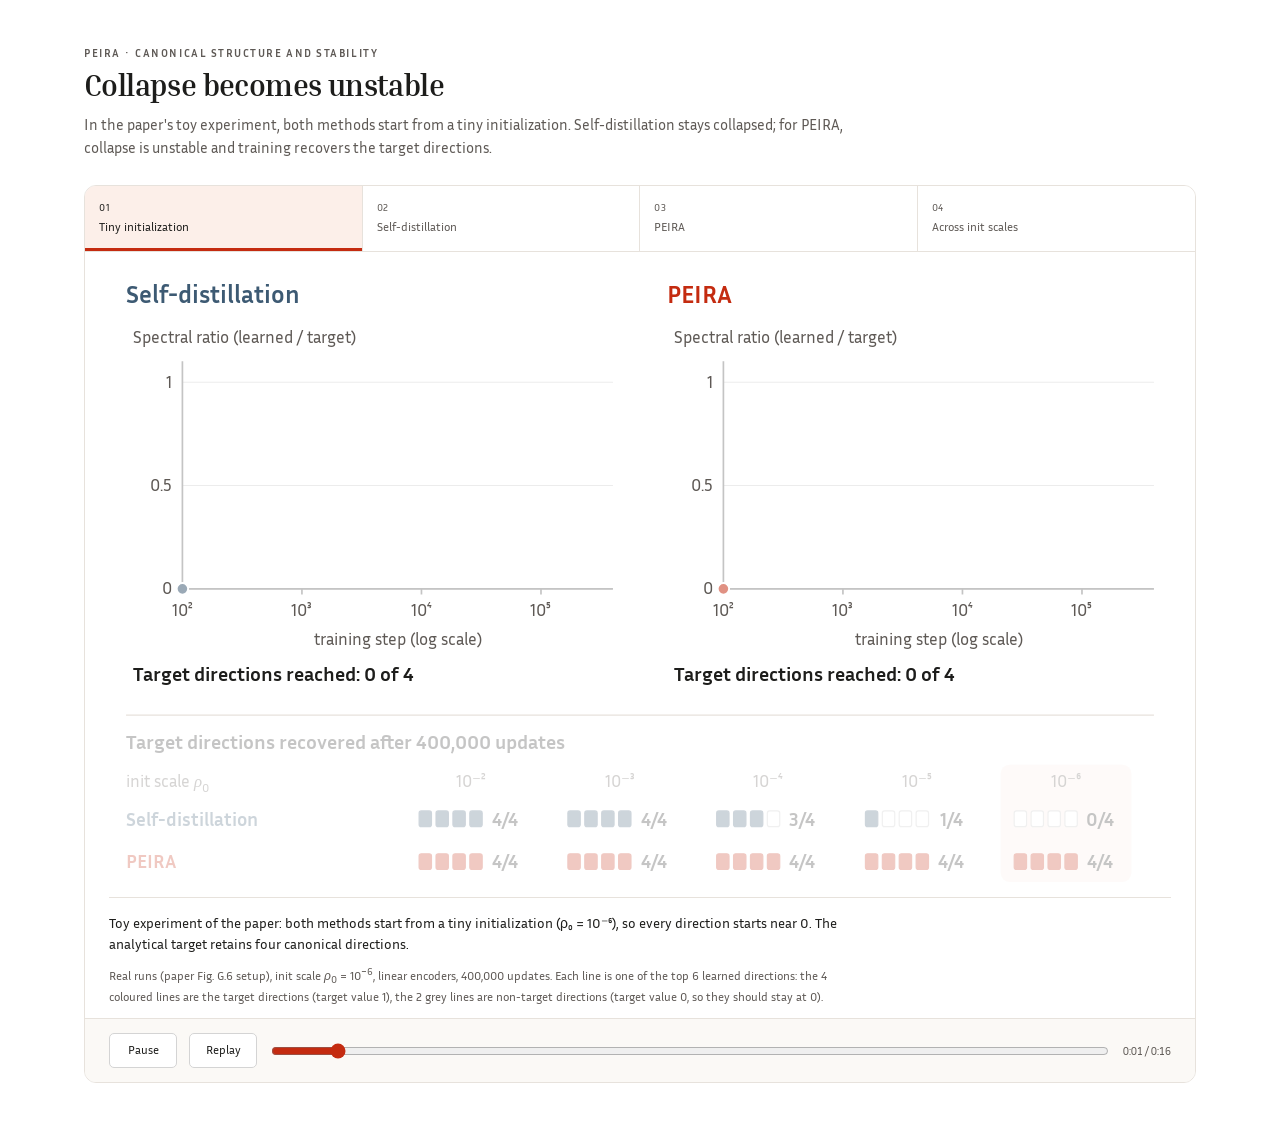
<file: assets/anim/guarantee.html>
<!doctype html>
<html lang="en">
<head>
<meta charset="utf-8">
<meta name="viewport" content="width=device-width, initial-scale=1">
<title>Collapse becomes unstable</title>
<link rel="preconnect" href="https://fonts.googleapis.com"><link rel="preconnect" href="https://fonts.gstatic.com" crossorigin><link rel="stylesheet" href="https://fonts.googleapis.com/css2?family=Inria+Sans:ital,wght@0,300;0,400;0,700;1,400&family=Inria+Serif:wght@400;700&display=swap">
<script>if (new URLSearchParams(location.search).has('embed')) document.documentElement.classList.add('embedded');</script>
<style>
:root { color-scheme: light; --ink:#1d1d1b; --muted:#5e5955; --accent:#c42b10; --soft:#fcefe9; --border:#e7e2dc; --rust:#3d5a73; --faint:#b9b9b9; }
* { box-sizing:border-box; }
body { margin:0; background:white; color:var(--ink); font:15px/1.55 "Inria Sans",-apple-system,BlinkMacSystemFont,"Segoe UI",Roboto,"Helvetica Neue",Arial,sans-serif; }
main { max-width:1160px; padding:44px 24px; margin:auto; }
.eyebrow { margin:0 0 6px; color:var(--muted); font-size:11px; font-weight:650; letter-spacing:.14em; text-transform:uppercase; }
h1 { margin:0; font-family:"Inria Serif",Georgia,serif; font-size:30px; font-weight:600; line-height:1.2; letter-spacing:-.02em; }
.intro { margin:10px 0 25px; color:var(--muted); max-width:760px; }
.card { background:white; border:1px solid var(--border); border-radius:12px; overflow:hidden; }
.steps { display:grid; grid-template-columns:repeat(4,1fr); border-bottom:1px solid var(--border); }
button { font:inherit; cursor:pointer; }
.step { padding:14px 14px; border:0; border-right:1px solid var(--border); background:white; color:var(--muted); text-align:left; font-size:12px; transition:background .2s; }
.step:last-child { border-right:0; }
.step span { display:block; font-size:10px; letter-spacing:.08em; margin-bottom:3px; }
.step[aria-current="step"] { background:var(--soft); color:var(--ink); box-shadow:inset 0 -3px var(--accent); }
.step:hover { background:#fdf6f2; }
:focus-visible { outline:3px solid var(--rust); outline-offset:-3px; }
.diagram-scroll { overflow-x:auto; padding:10px 14px 4px; }
svg { display:block; width:100%; height:auto; }
svg text { font-family:"Inria Sans",-apple-system,BlinkMacSystemFont,"Segoe UI",Roboto,"Helvetica Neue",Arial,sans-serif; fill:var(--ink); font-size:17px; }
svg .math { font-family:"STIX Two Text","STIXGeneral","Cambria Math","Times New Roman",serif; font-style:italic; }
svg .muted { fill:var(--muted); }
svg .tick { fill:var(--muted); font-size:15px; }
svg .title { font-size:22px; font-weight:600; }
svg .count { font-size:18px; font-weight:600; }
svg .rust { fill:var(--rust); }
svg .acc { fill:var(--accent); }
svg .pill text { fill:white; font-size:16px; font-weight:600; }
.grid { stroke:#ececec; stroke-width:1; }
.axis { stroke:#c4c4c4; stroke-width:1.5; fill:none; }
.curve { fill:none; stroke-linecap:round; stroke-linejoin:round; }
[data-phase] { opacity:.25; transition:opacity .5s; }
[data-phase].done { opacity:.85; }
[data-phase].active { opacity:1; }
.pill { transition:opacity .5s; }
.description { margin:0 24px; border-top:1px solid var(--border); padding:14px 0 12px; }
.description p { color:var(--ink); margin:0; font-size:14px; max-width:760px; min-height:44px; }
.description .foot { color:var(--muted); font-size:12px; margin-top:8px; min-height:0; }
.controls { display:flex; align-items:center; gap:12px; padding:14px 24px; background:#fbf9f6; border-top:1px solid var(--border); }
.control { padding:7px 14px; border:1px solid #d4d4d4; border-radius:5px; background:white; color:var(--ink); font-size:12px; min-width:68px; }
.control:hover { background:var(--soft); }
input[type=range] { flex:1; min-width:50px; accent-color:var(--accent); cursor:pointer; }
.time { white-space:nowrap; font-size:11px; color:var(--muted); font-variant-numeric:tabular-nums; }
@media(max-width:650px) {
 main { padding:24px 12px; } h1 { font-size:26px; } .intro { font-size:13px; }
 .step { padding:11px 8px; font-size:11px; } .step span { font-size:9px; }
 .description { margin:0 16px; } .description p { font-size:13px; min-height:62px; }
 .controls { padding:12px; gap:8px; } .control { padding:7px 10px; min-width:54px; }
 .time { display:none; } .diagram-scroll { padding:6px 6px 0; }
}
@media(max-width:520px) {
 .step { font-size:0; padding:10px 8px; text-align:center; } .step span { font-size:11px; margin:0; }
 svg text { font-size:21px; } svg .tick { font-size:20px; } svg .count { font-size:21px; } svg .title { font-size:25px; }
}
@media(prefers-reduced-motion:reduce) { * { transition:none !important; } }
.embedded body { background:white; }
.embedded main { max-width:none; padding:0; }
.embedded .eyebrow,.embedded h1,.embedded .intro { display:none; }
</style>
</head>
<body>
<main>
<p class="eyebrow">PEIRA · Canonical structure and stability</p>
<h1>Collapse becomes unstable</h1>
<p class="intro">In the paper's toy experiment, both methods start from a tiny initialization. Self-distillation stays collapsed; for PEIRA, collapse is unstable and training recovers the target directions.</p>
<div class="card" id="animation">
<nav class="steps" aria-label="Animation steps">
<button class="step" data-step="0" aria-current="step"><span>01</span>Tiny initialization</button>
<button class="step" data-step="1"><span>02</span>Self-distillation</button>
<button class="step" data-step="2"><span>03</span>PEIRA</button>
<button class="step" data-step="3"><span>04</span>Across init scales</button>
</nav>
<div class="diagram-scroll" tabindex="0" role="region" aria-label="Toy experiment plots; scroll horizontally on small screens">
<svg viewBox="0 0 960 560" role="img" aria-labelledby="diagram-title diagram-desc">
<title id="diagram-title">Spectral ratios of self-distillation and PEIRA during training from a tiny initialization</title>
<desc id="diagram-desc">Two panels plot the spectral ratio (learned over target) of the top six directions against training step on a log scale, from initialization scale 10 to the minus 6. Four directions are targets with ratio 1 and two are non-targets with ratio 0. Self-distillation stays at 0 for all directions: 0 of 4 target directions reached. PEIRA's four target directions rise to 1 one after another while the two non-target directions stay at 0: 4 of 4 reached. A table below gives the number of target directions recovered at the end of training for initialization scales 10 to the minus 2 through 10 to the minus 6: PEIRA 4, 4, 4, 4, 4; self-distillation 4, 4, 3, 1, 0.</desc>
<g id="panels"></g>
<line x1="24" x2="936" y1="402" y2="402" stroke="#e7e2dc"/>
<g data-phase="3" id="summary"></g>
</svg>
</div>
<div class="description" aria-live="off">
<p id="step-description"></p>
<p class="foot">Real runs (paper Fig. G.6 setup), init scale <i>ρ</i><sub>0</sub> = 10<sup>−6</sup>, linear encoders, 400,000 updates. Each line is one of the top 6 learned directions: the 4 coloured lines are the target directions (target value 1), the 2 grey lines are non-target directions (target value 0, so they should stay at 0).</p>
</div>
<div class="controls">
<button class="control" id="toggle" aria-label="Pause animation">Pause</button>
<button class="control" id="replay">Replay</button>
<input id="timeline" type="range" min="0" max="16" step="0.05" value="0" aria-label="Animation timeline, in seconds">
<span class="time" id="time">0:00 / 0:16</span>
</div>
</div>
<noscript><p>Enable JavaScript to play the animation. The plots' full description is available to screen readers.</p></noscript>
</main>
<script>
const DATA = {"step":[100,200,300,400,500,600,700,800,900,1000,1100,1200,1300,1400,1500,1600,1700,1800,1900,2000,2100,2200,2300,2400,2500,2600,2700,2800,2900,3000,3200,3300,3500,3600,3800,3900,4100,4300,4400,4600,4800,5000,5200,5500,5700,5900,6200,6500,6700,7000,7300,7600,8000,8300,8600,9000,9400,9800,10200,10600,11100,11600,12100,12600,13100,13700,14300,14900,15500,16200,16800,17600,18300,19100,19900,20700,21600,22500,23500,24500,25600,26600,27800,29000,30200,31500,32800,34200,35700,37200,38800,40400,42100,43900,45800,47700,49800,51900,54100,56400,58800,61300,63900,66600,69500,72400,75500,78700,82100,85600,89200,93000,97000,101100,105400,109900,114600,119400,124500,129800,135300,141100,147100,153400,159900,166700,173800,181200,188900,196900,205300,214100,223200,232700,242600,252900,263700,274900,286600,298800,311500,324800,338600,353000,368000,383700,400000],"sd":[[0,0,0,0,0,0],[0,0,0,0,0,0],[0,0,0,0,0,0],[0,0,0,0,0,0],[0,0,0,0,0,0],[0,0,0,0,0,0],[0,0,0,0,0,0],[0,0,0,0,0,0],[0,0,0,0,0,0],[0,0,0,0,0,0],[0,0,0,0,0,0],[0,0,0,0,0,0],[0,0,0,0,0,0],[0,0,0,0,0,0],[0,0,0,0,0,0],[0,0,0,0,0,0],[0,0,0,0,0,0],[0,0,0,0,0,0],[0,0,0,0,0,0],[0,0,0,0,0,0],[0,0,0,0,0,0],[0,0,0,0,0,0],[0,0,0,0,0,0],[0,0,0,0,0,0],[0,0,0,0,0,0],[0,0,0,0,0,0],[0,0,0,0,0,0],[0,0,0,0,0,0],[0,0,0,0,0,0],[0,0,0,0,0,0],[0,0,0,0,0,0],[0,0,0,0,0,0],[0,0,0,0,0,0],[0,0,0,0,0,0],[0,0,0,0,0,0],[0,0,0,0,0,0],[0,0,0,0,0,0],[0,0,0,0,0,0],[0,0,0,0,0,0],[0,0,0,0,0,0],[0,0,0,0,0,0],[0,0,0,0,0,0],[0,0,0,0,0,0],[0,0,0,0,0,0],[0,0,0,0,0,0],[0,0,0,0,0,0],[0,0,0,0,0,0],[0,0,0,0,0,0],[0,0,0,0,0,0],[0,0,0,0,0,0],[0,0,0,0,0,0],[0,0,0,0,0,0],[0,0,0,0,0,0],[0,0,0,0,0,0],[0,0,0,0,0,0],[0,0,0,0,0,0],[0,0,0,0,0,0],[0,0,0,0,0,0],[0,0,0,0,0,0],[0,0,0,0,0,0],[0,0,0,0,0,0],[0,0,0,0,0,0],[0,0,0,0,0,0],[0,0,0,0,0,0],[0,0,0,0,0,0],[0,0,0,0,0,0],[0,0,0,0,0,0],[0,0,0,0,0,0],[0,0,0,0,0,0],[0,0,0,0,0,0],[0,0,0,0,0,0],[0,0,0,0,0,0],[0,0,0,0,0,0],[0,0,0,0,0,0],[0,0,0,0,0,0],[0,0,0,0,0,0],[0,0,0,0,0,0],[0,0,0,0,0,0],[0,0,0,0,0,0],[0,0,0,0,0,0],[0,0,0,0,0,0],[0,0,0,0,0,0],[0,0,0,0,0,0],[0,0,0,0,0,0],[0,0,0,0,0,0],[0,0,0,0,0,0],[0,0,0,0,0,0],[0,0,0,0,0,0],[0,0,0,0,0,0],[0,0,0,0,0,0],[0,0,0,0,0,0],[0,0,0,0,0,0],[0,0,0,0,0,0],[0,0,0,0,0,0],[0,0,0,0,0,0],[0,0,0,0,0,0],[0,0,0,0,0,0],[0,0,0,0,0,0],[0,0,0,0,0,0],[0,0,0,0,0,0],[0,0,0,0,0,0],[0,0,0,0,0,0],[0,0,0,0,0,0],[0,0,0,0,0,0],[0,0,0,0,0,0],[0,0,0,0,0,0],[0,0,0,0,0,0],[0,0,0,0,0,0],[0,0,0,0,0,0],[0,0,0,0,0,0],[0,0,0,0,0,0],[0,0,0,0,0,0],[0,0,0,0,0,0],[0,0,0,0,0,0],[0,0,0,0,0,0],[0,0,0,0,0,0],[0,0,0,0,0,0],[0,0,0,0,0,0],[0,0,0,0,0,0],[0,0,0,0,0,0],[0,0,0,0,0,0],[0,0,0,0,0,0],[0,0,0,0,0,0],[0,0,0,0,0,0],[0,0,0,0,0,0],[0,0,0,0,0,0],[0,0,0,0,0,0],[0,0,0,0,0,0],[0,0,0,0,0,0],[0,0,0,0,0,0],[0,0,0,0,0,0],[0,0,0,0,0,0],[0,0,0,0,0,0],[0,0,0,0,0,0],[0,0,0,0,0,0],[0,0,0,0,0,0],[0,0,0,0,0,0],[0,0,0,0,0,0],[0,0,0,0,0,0],[0,0,0,0,0,0],[0,0,0,0,0,0],[0,0,0,0,0,0],[0,0,0,0,0,0],[0,0,0,0,0,0],[0,0,0,0,0,0],[0,0,0,0,0,0],[0,0,0,0,0,0]],"peira":[[0,0,0,0,0,0],[0.983,0,0,0,0,0],[1.0,0,0,0,0,0],[1.0,0,0,0,0,0],[1.0,0.00838,0,0,0,0],[1.0,0.359,0,0,0,0],[1.0,0.802,0,0,0,0],[1.0,0.946,0,0,0,0],[1.0,0.985,0,0,0,0],[1.0,0.996,0,0,0,0],[1.0,0.999,0,0,0,0],[1.0,1.0,0,0,0,0],[1.0,1.0,0,0,0,0],[1.0,1.0,0,0,0,0],[1.0,1.0,0,0,0,0],[1.0,1.0,0,0,0,0],[1.0,1.0,0,0,0,0],[1.0,1.0,0,0,0,0],[1.0,1.0,0,0,0,0],[1.0,1.0,0,0,0,0],[1.0,1.0,0,0,0,0],[1.0,1.0,0,0,0,0],[1.0,1.0,0,0,0,0],[1.0,1.0,0,0,0,0],[1.0,1.0,0,0,0,0],[1.0,1.0,0,0,0,0],[1.0,1.0,0,0,0,0],[1.0,1.0,0,0,0,0],[1.0,1.0,0,0,0,0],[1.0,1.0,0,0,0,0],[1.0,1.0,0,0,0,0],[1.0,1.0,0.00107,0,0,0],[1.0,1.0,0.00368,0,0,0],[1.0,1.0,0.00679,0,0,0],[1.0,1.0,0.0225,0,0,0],[1.0,1.0,0.0399,0,0,0],[1.0,1.0,0.112,0,0,0],[1.0,1.0,0.248,0,0,0],[1.0,1.0,0.332,0,0,0],[1.0,1.0,0.504,0,0,0],[1.0,1.0,0.65,0,0,0],[1.0,1.0,0.76,0,0,0],[1.0,1.0,0.839,0,0,0],[1.0,1.0,0.912,0,0,0],[1.0,1.0,0.942,0,0,0],[1.0,1.0,0.962,0,0,0],[1.0,1.0,0.98,0,0,0],[1.0,1.0,0.989,0,0,0],[1.0,1.0,0.993,0,0,0],[1.0,1.0,0.996,0,0,0],[1.0,1.0,0.998,0,0,0],[1.0,1.0,0.999,0,0,0],[1.0,1.0,1.0,0,0,0],[1.0,1.0,1.0,0,0,0],[1.0,1.0,1.0,0,0,0],[1.0,1.0,1.0,0,0,0],[1.0,1.0,1.0,0,0,0],[1.0,1.0,1.0,0,0,0],[1.0,1.0,1.0,0,0,0],[1.0,1.0,1.0,0,0,0],[1.0,1.0,1.0,0,0,0],[1.0,1.0,1.0,0,0,0],[1.0,1.0,1.0,0,0,0],[1.0,1.0,1.0,0,0,0],[1.0,1.0,1.0,0,0,0],[1.0,1.0,1.0,0,0,0],[1.0,1.0,1.0,0,0,0],[1.0,1.0,1.0,0,0,0],[1.0,1.0,1.0,0,0,0],[1.0,1.0,1.0,0,0,0],[1.0,1.0,1.0,0,0,0],[1.0,1.0,1.0,0,0,0],[1.0,1.0,1.0,0,0,0],[1.0,1.0,1.0,0,0,0],[1.0,1.0,1.0,0,0,0],[1.0,1.0,1.0,0,0,0],[1.0,1.0,1.0,0,0,0],[1.0,1.0,1.0,0,0,0],[1.0,1.0,1.0,0,0,0],[1.0,1.0,1.0,0,0,0],[1.0,1.0,1.0,0,0,0],[1.0,1.0,1.0,0,0,0],[1.0,1.0,1.0,0,0,0],[1.0,1.0,1.0,0,0,0],[1.0,1.0,1.0,0,0,0],[1.0,1.0,1.0,0,0,0],[1.0,1.0,1.0,0,0,0],[1.0,1.0,1.0,0,0,0],[1.0,1.0,1.0,0,0,0],[1.0,1.0,1.0,0,0,0],[1.0,1.0,1.0,0,0,0],[1.0,1.0,1.0,0,0,0],[1.0,1.0,1.0,0,0,0],[1.0,1.0,1.0,0,0,0],[1.0,1.0,1.0,0,0,0],[1.0,1.0,1.0,0,0,0],[1.0,1.0,1.0,0,0,0],[1.0,1.0,1.0,0,0,0],[1.0,1.0,1.0,0,0,0],[1.0,1.0,1.0,0,0,0],[1.0,1.0,1.0,0,0,0],[1.0,1.0,1.0,0,0,0],[1.0,1.0,1.0,0,0,0],[1.0,1.0,1.0,0,0,0],[1.0,1.0,1.0,0,0,0],[1.0,1.0,1.0,0,0,0],[1.0,1.0,1.0,0,0,0],[1.0,1.0,1.0,0,0,0],[1.0,1.0,1.0,0,0,0],[1.0,1.0,1.0,0,0,0],[1.0,1.0,1.0,0,0,0],[1.0,1.0,1.0,0,0,0],[1.0,1.0,1.0,0,0,0],[1.0,1.0,1.0,0,0,0],[1.0,1.0,1.0,0,0,0],[1.0,1.0,1.0,0,0,0],[1.0,1.0,1.0,0,0,0],[1.0,1.0,1.0,0,0,0],[1.0,1.0,1.0,0,0,0],[1.0,1.0,1.0,0,0,0],[1.0,1.0,1.0,0,0,0],[1.0,1.0,1.0,0,0,0],[1.0,1.0,1.0,0,0,0],[1.0,1.0,1.0,0,0,0],[1.0,1.0,1.0,0,0,0],[1.0,1.0,1.0,0,0,0],[1.0,1.0,1.0,0.00119,0,0],[1.0,1.0,1.0,0.00258,0,0],[1.0,1.0,1.0,0.00577,0,0],[1.0,1.0,1.0,0.0132,0,0],[1.0,1.0,1.0,0.0313,0,0],[1.0,1.0,1.0,0.075,0,0],[1.0,1.0,1.0,0.173,0,0],[1.0,1.0,1.0,0.357,0,0],[1.0,1.0,1.0,0.601,0,0],[1.0,1.0,1.0,0.807,0,0],[1.0,1.0,1.0,0.923,0,0],[1.0,1.0,1.0,0.973,0,0],[1.0,1.0,1.0,0.991,0,0],[1.0,1.0,1.0,0.997,0,0],[1.0,1.0,1.0,0.999,0,0],[1.0,1.0,1.0,1.0,0,0],[1.0,1.0,1.0,1.0,0,0],[1.0,1.0,1.0,1.0,0,0],[1.0,1.0,1.0,1.0,0,0],[1.0,1.0,1.0,1.0,0,0],[1.0,1.0,1.0,1.0,0,0]],"target":[1.0,1.0,1.0,1.0,0.0,0.0],"scales":[0.01,0.001,0.0001,1e-05,1e-06],"final":{"self_distillation":[[1.0,1.0,1.0,1.0],[1.0,1.0,1.0,1.0],[1.0,1.0,1.0,0.0],[1.0,0.0,0.0,0.0],[0.0,0.0,0.0,0.0]],"peira":[[1.0,1.0,1.0,1.0],[1.0,1.0,1.0,1.0],[1.0,1.0,1.0,1.0],[1.0,1.0,1.0,1.0],[1.0,1.0,1.0,1.0]]}};
const NS = 'http://www.w3.org/2000/svg';
const RUST = '#3d5a73', ACCENT = '#c42b10', FAINT = '#b9b9b9';
const el = (tag, attrs = {}, parent, text) => {
 const node = document.createElementNS(NS, tag);
 for (const [k, v] of Object.entries(attrs)) node.setAttribute(k, v);
 if (text !== undefined) node.textContent = text;
 if (parent) parent.append(node);
 return node;
};
const mix = (hex, a) => '#' + [1, 3, 5].map(i => Math.round(255 - a * (255 - parseInt(hex.slice(i, i + 2), 16))).toString(16).padStart(2, '0')).join('');
const SUP = { '-': '⁻', '0': '⁰', '1': '¹', '2': '²', '3': '³', '4': '⁴', '5': '⁵', '6': '⁶' };
const pow10 = e => '10' + String(e).replace(/./g, c => SUP[c]);
const reachThreshold = .9;
const nTarget = DATA.target.filter(v => v > 0).length;

// Plot geometry
const PLOT = { y0: 92, y1: 290 };
const logMin = Math.log10(DATA.step[0]), logMax = Math.log10(DATA.step[DATA.step.length - 1]);
const panels = [
 { key: 'sd', label: 'Self-distillation', col: RUST, px: 24, verdict: 'Stays collapsed' },
 { key: 'peira', label: 'PEIRA', col: ACCENT, px: 504, verdict: `Recovers all ${nTarget}` },
];
const root = document.querySelector('#panels');
for (const p of panels) {
 const g = el('g', {}, root);
 p.x0 = p.px + 50; p.x1 = p.px + 432;
 const X = s => p.x0 + (Math.log10(s) - logMin) / (logMax - logMin) * (p.x1 - p.x0);
 const Y = v => PLOT.y1 - Math.max(-.02, Math.min(1.08, v)) / 1.08 * (PLOT.y1 - PLOT.y0);
 p.X = X; p.Y = Y;
 el('text', { x: p.px, y: 36, class: `title ${p.key === 'sd' ? 'rust' : 'acc'}` }, g, p.label);
 el('text', { x: p.x0 - 44, y: 72, class: 'tick' }, g, 'Spectral ratio (learned / target)');
 for (const v of [0, .5, 1]) {
  el('line', { x1: p.x0, x2: p.x1, y1: Y(v), y2: Y(v), class: 'grid' }, g);
  el('text', { x: p.x0 - 9, y: Y(v) + 5, class: 'tick', 'text-anchor': 'end' }, g, String(v));
 }
 for (let e = Math.ceil(logMin); e <= Math.floor(logMax); e++) {
  el('line', { x1: X(10 ** e), x2: X(10 ** e), y1: PLOT.y1, y2: PLOT.y1 + 5, class: 'axis' }, g);
  el('text', { x: X(10 ** e), y: PLOT.y1 + 24, class: 'tick', 'text-anchor': 'middle' }, g, pow10(e));
 }
 el('path', { d: `M${p.x0} ${PLOT.y0 - 4}V${PLOT.y1}H${p.x1}`, class: 'axis' }, g);
 el('text', { x: (p.x0 + p.x1) / 2, y: PLOT.y1 + 50, class: 'tick', 'text-anchor': 'middle' }, g, 'training step (log scale)');
 p.lines = [];
 for (let i = DATA.target.length - 1; i >= 0; i--) {
  const isTarget = DATA.target[i] > 0;
  const colour = isTarget ? mix(p.col, 1 - .16 * i) : FAINT;
  p.lines[i] = el('path', { class: 'curve', stroke: colour, 'stroke-width': isTarget ? 3.2 : 2 }, g);
 }
 p.heads = DATA.target.map((tv, i) => tv > 0 ? el('circle', { r: 5, fill: mix(p.col, 1 - .16 * i), stroke: 'white', 'stroke-width': 1.5 }, g) : null);
 if (p.key === 'sd') p.note = el('text', { x: (p.x0 + p.x1) / 2, y: PLOT.y1 - 22, class: 'tick', 'text-anchor': 'middle', opacity: 0 }, g, 'All 6 lines overlap at 0');
 p.count = el('text', { x: p.x0 - 44, y: 372, class: 'count' }, g);
 p.pill = el('g', { class: 'pill', opacity: 0 }, g);
 const w = p.key === 'sd' ? 150 : 160;
 el('rect', { x: p.x1 - w, y: 14, width: w, height: 30, rx: 15, fill: p.col }, p.pill);
 el('text', { x: p.x1 - w / 2, y: 34, 'text-anchor': 'middle' }, p.pill, p.verdict);
}

// Summary table across init scales (final spectral ratios of the 4 target directions)
const summary = document.querySelector('#summary');
const colX = i => 330 + i * 132;
el('text', { x: 24, y: 432, class: 'count' }, summary, 'Target directions recovered after 400,000 updates');
const head = el('text', { x: 24, y: 466, class: 'tick' }, summary);
el('tspan', {}, head, 'init scale ');
el('tspan', { class: 'math' }, head, 'ρ');
el('tspan', { 'font-size': 11, dy: 4 }, head, '0');
el('rect', { x: colX(4) - 58, y: 446, width: 116, height: 104, rx: 8, fill: '#fcefe9' }, summary);
DATA.scales.forEach((s, i) => el('text', { x: colX(i), y: 466, class: 'tick', 'text-anchor': 'middle' }, summary, pow10(Math.round(Math.log10(s)))));
[['self_distillation', 'Self-distillation', RUST, 500], ['peira', 'PEIRA', ACCENT, 538]].forEach(([key, label, col, y]) => {
 el('text', { x: 24, y, class: key === 'peira' ? 'acc' : 'rust', 'font-weight': 600 }, summary, label);
 DATA.final[key].forEach((ratios, i) => {
  const reached = ratios.filter(v => v > reachThreshold).length;
  for (let j = 0; j < nTarget; j++) {
   el('rect', { x: colX(i) - 46 + j * 15, y: y - 13, width: 11, height: 14, rx: 2, fill: ratios[j] > reachThreshold ? col : 'white', stroke: ratios[j] > reachThreshold ? col : '#c4c4c4' }, summary);
  }
  el('text', { x: colX(i) + 30, y, 'text-anchor': 'middle', 'font-weight': 600 }, summary, `${reached}/${nTarget}`);
 });
});

function drawCurves(p, frac) {
 const series = DATA[p.key], n = series.length, m = Math.max(0, Math.min(1, frac)) * (n - 1);
 const k = Math.floor(m), a = m - k;
 for (let i = 0; i < DATA.target.length; i++) {
  let d = '';
  for (let j = 0; j <= k; j++) d += `${j ? 'L' : 'M'}${p.X(DATA.step[j]).toFixed(1)} ${p.Y(series[j][i]).toFixed(1)}`;
  if (k < n - 1 && a > 0) {
   const x = p.X(DATA.step[k]) + a * (p.X(DATA.step[k + 1]) - p.X(DATA.step[k]));
   const y = p.Y(series[k][i] + a * (series[k + 1][i] - series[k][i]));
   d += `L${x.toFixed(1)} ${y.toFixed(1)}`;
  }
  if (k === 0 && a === 0) d += 'h0.01';
  p.lines[i].setAttribute('d', d);
  const head = p.heads[i];
  if (head) {
   const tail = d.match(/([\d.]+) ([\d.]+)(h0\.01)?$/);
   head.setAttribute('cx', tail[1]); head.setAttribute('cy', tail[2]);
   head.setAttribute('opacity', frac >= 1 ? 0 : 1);
  }
 }
 const row = series[Math.round(m)];
 const reached = DATA.target.reduce((sum, t, i) => sum + (t > 0 && row[i] > reachThreshold ? 1 : 0), 0);
 p.count.textContent = `Target directions reached: ${reached} of ${nTarget}`;
 p.pill.setAttribute('opacity', frac >= 1 ? 1 : 0);
 if (p.note) p.note.setAttribute('opacity', frac >= 1 ? 1 : 0);
}

const stages = [
 ['Tiny initialization', 'Toy experiment of the paper: both methods start from a tiny initialization (ρ₀ = 10⁻⁶), so every direction starts near 0. The analytical target retains four canonical directions.'],
 ['Self-distillation', 'In the paper\'s toy experiment, self-distillation from a tiny initialization stays collapsed: none of the four target directions grows.'],
 ['PEIRA', 'For PEIRA, collapse is unstable. Training escapes it and recovers the target directions one after another, while the non-target directions stay at 0.'],
 ['Across init scales', 'Across initialization scales, PEIRA recovers all four target directions every time. Self-distillation recovers 4, 4, 3, 1 and 0 as the scale shrinks from 10⁻² to 10⁻⁶.'],
];
const stageDurations = [3, 4, 5, 4];
const drawWindows = [null, [.3, 3.4], [.3, 4.4], null];
const stageStarts = stageDurations.map((_, i) => stageDurations.slice(0, i).reduce((s, x) => s + x, 0));
const duration = stageDurations.reduce((s, x) => s + x, 0);
const card = document.querySelector('#animation');
const timeline = document.querySelector('#timeline');
timeline.max = duration;
const toggle = document.querySelector('#toggle');
const steps = [...document.querySelectorAll('.step')];
const groups = [...document.querySelectorAll('[data-phase]')];
const motion = matchMedia('(prefers-reduced-motion: reduce)');
const ease = t => { t = Math.max(0, Math.min(1, t)); return t < .5 ? 2 * t * t : 1 - (-2 * t + 2) ** 2 / 2; };
const clock = s => `${Math.floor(s / 60)}:${String(Math.floor(s % 60)).padStart(2, '0')}`;
let frameVisible = window.parent === window;
const POSTER = stageStarts[stages.length - 1] + stageDurations[stages.length - 1] - .01;
let playing = frameVisible && !motion.matches, elapsed = playing ? 0 : POSTER, previousTime = null, currentStage = -1;

function progress(stage, stageElapsed, index) {
 if (stage < index) return 0;
 if (stage > index || motion.matches) return 1;
 const [a, b] = drawWindows[index];
 return ease((stageElapsed - a) / (b - a));
}
function render() {
 const next = stageStarts.findIndex(start => start > elapsed);
 const stage = next === -1 ? stages.length - 1 : next - 1;
 const stageElapsed = elapsed - stageStarts[stage];
 drawCurves(panels[0], progress(stage, stageElapsed, 1));
 drawCurves(panels[1], progress(stage, stageElapsed, 2));
 for (const group of groups) {
  const first = Number(group.dataset.phase);
  group.classList.toggle('active', first === stage);
  group.classList.toggle('done', first < stage);
 }
 if (stage !== currentStage) {
  currentStage = stage;
  for (const button of steps) {
   if (Number(button.dataset.step) === stage) button.setAttribute('aria-current', 'step');
   else button.removeAttribute('aria-current');
  }
  document.querySelector('#step-description').textContent = stages[stage][1];
 }
 timeline.value = elapsed;
 timeline.setAttribute('aria-valuetext', `${Math.floor(elapsed)} seconds: ${stages[stage][0]}`);
 document.querySelector('#time').textContent = `${clock(elapsed)} / ${clock(duration)}`;
}
function setPlaying(value) {
 playing = value;
 previousTime = null;
 card.classList.toggle('paused', !playing);
 toggle.textContent = playing ? 'Pause' : 'Play';
 toggle.setAttribute('aria-label', playing ? 'Pause animation' : 'Play animation');
}
window.addEventListener('message', event => {
 if (window.parent === window || event.source !== window.parent || event.origin !== location.origin) return;
 if (event.data?.type !== 'peira-animation-visibility' || typeof event.data.visible !== 'boolean') return;
 if (frameVisible === event.data.visible) return;
 frameVisible = event.data.visible;
 elapsed = frameVisible && !motion.matches ? 0 : POSTER;
 setPlaying(frameVisible && !motion.matches);
 render();
});
toggle.addEventListener('click', () => setPlaying(!playing));
document.querySelector('#replay').addEventListener('click', () => { elapsed = 0; setPlaying(!motion.matches); render(); });
for (const button of steps) button.addEventListener('click', () => {
 const s = Number(button.dataset.step);
 elapsed = stageStarts[s] + stageDurations[s] - .01;
 setPlaying(false);
 render();
});
timeline.addEventListener('input', () => { elapsed = Number(timeline.value); setPlaying(false); render(); });
motion.addEventListener('change', event => { if (event.matches) setPlaying(false); render(); });
document.addEventListener('visibilitychange', () => { previousTime = null; });
function tick(now) {
 if (playing && frameVisible && !document.hidden) {
  if (previousTime !== null) elapsed = (elapsed + Math.min((now - previousTime) / 1000, .1)) % duration;
  previousTime = now;
  render();
 }
 requestAnimationFrame(tick);
}
setPlaying(playing);
render();
requestAnimationFrame(tick);
</script>
</body>
</html>
</file>
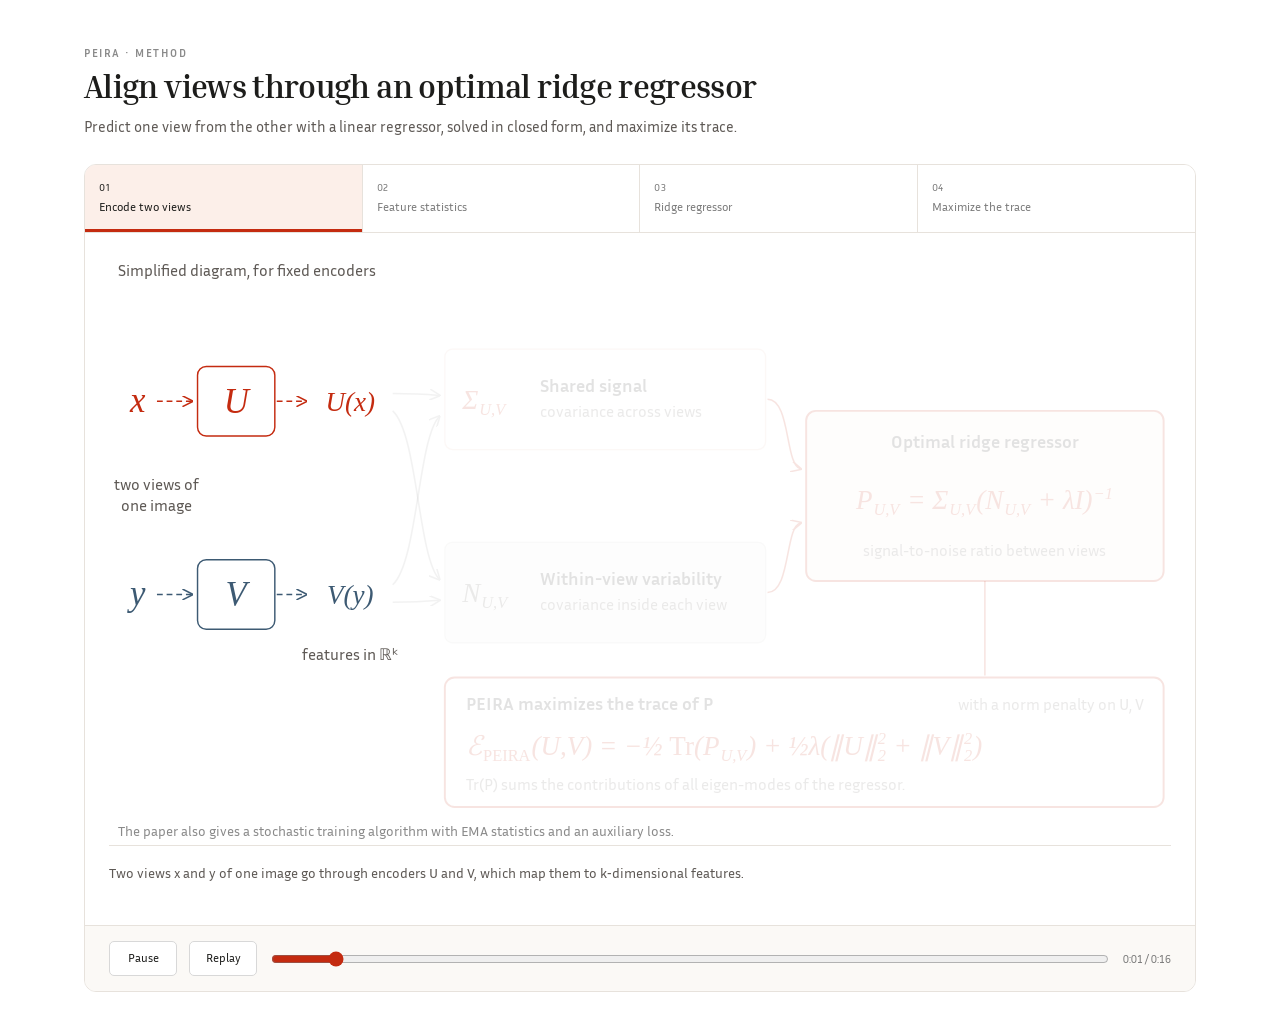
<file: assets/anim/idea.html>
<!doctype html>
<html lang="en">
<head>
<meta charset="utf-8">
<meta name="viewport" content="width=device-width, initial-scale=1">
<title>Inter-view ridge regressor</title>
<link rel="preconnect" href="https://fonts.googleapis.com"><link rel="preconnect" href="https://fonts.gstatic.com" crossorigin><link rel="stylesheet" href="https://fonts.googleapis.com/css2?family=Inria+Sans:ital,wght@0,300;0,400;0,700;1,400&family=Inria+Serif:wght@400;700&display=swap">
<script>if (new URLSearchParams(location.search).has('embed')) document.documentElement.classList.add('embedded');</script>
<style>
:root { color-scheme: light; --ink:#1d1d1b; --muted:#5e5955; --accent:#c42b10; --soft:#fcefe9; --border:#e7e2dc; --rust:#3d5a73; }
* { box-sizing:border-box; }
body { margin:0; background:white; color:var(--ink); font:15px/1.55 "Inria Sans",-apple-system,BlinkMacSystemFont,"Segoe UI",sans-serif; }
main { max-width:1160px; padding:44px 24px; margin:auto; }
.eyebrow { margin:0 0 6px; color:#8a8a8a; font-size:11px; font-weight:650; letter-spacing:.14em; text-transform:uppercase; }
h1 { margin:0; font:700 32px/1.2 "Inria Serif",Georgia,"Times New Roman",serif; letter-spacing:-.02em; }
.intro { margin:10px 0 25px; color:var(--muted); }
.card { background:white; border:1px solid var(--border); border-radius:12px; overflow:hidden; }
.steps { display:grid; grid-template-columns:repeat(4,1fr); border-bottom:1px solid var(--border); }
button { font:inherit; cursor:pointer; }
.step { padding:15px 14px; border:0; border-right:1px solid var(--border); background:white; color:#7a7a7a; text-align:left; font-size:12px; transition:background .2s; }
.step:last-child { border-right:0; }
.step span { display:block; font-size:10px; letter-spacing:.08em; margin-bottom:3px; }
.step[aria-current="step"] { background:var(--soft); color:var(--ink); box-shadow:inset 0 -3px var(--accent); }
.step:hover { background:#fdf6f2; }
:focus-visible { outline:2px solid var(--accent); outline-offset:-2px; }
.diagram-scroll { overflow-x:auto; padding:4px 14px 0; }
svg { display:block; width:100%; height:auto; }
svg text { font-family:"Inria Sans",-apple-system,BlinkMacSystemFont,"Segoe UI",sans-serif; fill:var(--ink); }
svg .math, svg .math text { font-family:"STIX Two Text","STIXGeneral","Cambria Math","Times New Roman",serif; font-style:italic; font-weight:400; font-size:28px; }
svg .math text { fill:inherit; white-space:pre; }
svg .math .math-script { font-size:17px; }
svg .math .math-upright { font-style:normal; }
svg .math.big, svg .math.big text { font-size:36px; }
svg .math.big .math-script { font-size:20px; }
svg .ink { fill:var(--ink); }
svg .acc { fill:var(--accent); }
svg .rust { fill:var(--rust); }
svg .mut { fill:var(--muted); }
svg .small { font-size:17px; fill:var(--muted); }
svg .label { font-size:19px; font-weight:600; }
svg .foot { font-size:15px; fill:#8a8a8a; }
.wire { fill:none; stroke:#9a9a9a; stroke-width:1.6; marker-end:url(#arrow); }
.wire.w-acc { stroke:var(--accent); marker-end:url(#arrow-acc); }
.wire.w-rust { stroke:var(--rust); marker-end:url(#arrow-rust); }
.wire.plain { marker-end:none; }
.enc { fill:white; stroke-width:1.5; }
.enc.u { stroke:var(--accent); }
.enc.v { stroke:var(--rust); }
.stat { fill:white; stroke:#ecc9bd; stroke-width:1.3; }
.stat.noise { fill:#f6f6f4; stroke:#d6d6d0; }
.ridge { fill:var(--soft); stroke:var(--accent); stroke-width:2; }
.objective { fill:white; stroke:var(--accent); stroke-width:2; }
[data-phase] { opacity:.12; transition:opacity .6s ease; }
[data-phase].done { opacity:.85; }
[data-phase].active { opacity:1; }
.active .wire { stroke-dasharray:6 4; animation:flow .8s linear infinite; }
@keyframes flow { to { stroke-dashoffset:-20; } }
.active .ridge, .active .objective { animation:breathe 2.2s ease-in-out infinite; }
@keyframes breathe { 50% { stroke-width:3.2; } }
.paused .active .wire, .paused .active .ridge, .paused .active .objective { animation-play-state:paused; }
.description { margin:0 24px; border-top:1px solid var(--border); padding:16px 0; min-height:80px; }
.description p { color:var(--muted); margin:0; font-size:14px; max-width:720px; }
.controls { display:flex; align-items:center; gap:12px; padding:15px 24px; background:#fbf9f6; border-top:1px solid var(--border); }
.control { padding:7px 14px; border:1px solid #d8d8d8; border-radius:5px; background:white; color:var(--ink); font-size:12px; min-width:68px; }
.control:hover { background:var(--soft); }
input[type=range] { flex:1; min-width:50px; accent-color:var(--accent); cursor:pointer; }
.time { white-space:nowrap; font-size:11px; color:#7a7a7a; font-variant-numeric:tabular-nums; }
@media(max-width:650px) {
 main { padding:24px 12px; } h1 { font-size:26px; } .intro { font-size:13px; }
 .step { padding:12px 8px; font-size:11px; } .step span { font-size:9px; }
 .description { margin:0 16px; min-height:116px; }
 .description p { font-size:13px; }
 .controls { padding:12px; gap:8px; } .control { padding:7px 10px; min-width:54px; }
 .time { display:none; } .diagram-scroll { padding:0 6px; }
}
@media(max-width:520px) {
 .step { font-size:0; padding:10px 8px; text-align:center; } .step span { font-size:11px; margin:0; }
 svg .small { font-size:18px; } svg .foot { font-size:17px; } svg .label { font-size:20px; }
}
@media(prefers-reduced-motion:reduce) { * { transition:none !important; } .active .wire, .active .ridge, .active .objective { animation:none; } }
.embedded body { background:transparent; }
.embedded main { max-width:none; padding:0; }
.embedded .eyebrow, .embedded h1, .embedded .intro { display:none; }
</style>
</head>
<body>
<main>
<p class="eyebrow">PEIRA · Method</p>
<h1>Align views through an optimal ridge regressor</h1>
<p class="intro">Predict one view from the other with a linear regressor, solved in closed form, and maximize its trace.</p>
<div class="card" id="animation">
<nav class="steps" aria-label="Animation steps">
<button class="step" data-step="0" aria-current="step"><span>01</span>Encode two views</button>
<button class="step" data-step="1"><span>02</span>Feature statistics</button>
<button class="step" data-step="2"><span>03</span>Ridge regressor</button>
<button class="step" data-step="3"><span>04</span>Maximize the trace</button>
</nav>
<div class="diagram-scroll" tabindex="0" role="region" aria-label="PEIRA objective diagram; scroll horizontally on small screens">
<svg viewBox="0 0 1120 630" role="img" aria-labelledby="diagram-title diagram-desc">
<title id="diagram-title">The PEIRA objective</title>
<desc id="diagram-desc">Two views x and y of one image go through encoders U and V. The features define two statistics: Sigma, the covariance across views (shared signal), and N, the covariance inside each view (within-view variability). The optimal ridge regressor between views is P = Sigma (N + lambda I) inverse, a signal-to-noise ratio between views. PEIRA maximizes the trace of P, with a norm penalty on U and V: it minimizes minus one half Tr(P) plus lambda over two times the sum of the squared norms of U and V.</desc>
<defs>
 <marker id="arrow" markerWidth="7" markerHeight="7" refX="6" refY="3.5" orient="auto"><path d="M0 0L7 3.5L0 7" fill="none" stroke="#9a9a9a"/></marker>
 <marker id="arrow-acc" markerWidth="7" markerHeight="7" refX="6" refY="3.5" orient="auto"><path d="M0 0L7 3.5L0 7" fill="none" stroke="#c42b10"/></marker>
 <marker id="arrow-rust" markerWidth="7" markerHeight="7" refX="6" refY="3.5" orient="auto"><path d="M0 0L7 3.5L0 7" fill="none" stroke="#3d5a73"/></marker>
</defs>
<text x="20" y="40" class="small" text-anchor="start">Simplified diagram, for fixed encoders</text>

<g data-phase="0">
 <text x="40" y="181" class="math big acc" text-anchor="middle" data-math="x">x</text>
 <path class="wire w-acc" d="M60 170H96"/>
 <rect class="enc u" x="102" y="134" width="80" height="72" rx="9"/>
 <text x="142" y="182" class="math big acc" text-anchor="middle" data-math="U">U</text>
 <path class="wire w-acc" d="M184 170H214"/>
 <text x="260" y="180" class="math acc" text-anchor="middle" data-math="U(x)">U(x)</text>
 <text x="60" y="262" class="small" text-anchor="middle">two views of</text>
 <text x="60" y="284" class="small" text-anchor="middle">one image</text>
</g>
<g data-phase="0" data-delay="0.6">
 <text x="40" y="381" class="math big rust" text-anchor="middle" data-math="y">y</text>
 <path class="wire w-rust" d="M60 370H96"/>
 <rect class="enc v" x="102" y="334" width="80" height="72" rx="9"/>
 <text x="142" y="382" class="math big rust" text-anchor="middle" data-math="V">V</text>
 <path class="wire w-rust" d="M184 370H214"/>
 <text x="260" y="380" class="math rust" text-anchor="middle" data-math="V(y)">V(y)</text>
 <text x="260" y="438" class="small" text-anchor="middle">features in ℝᵏ</text>
</g>

<g data-phase="1">
 <path class="wire" d="M304 162C326 162 330 162 352 164"/>
 <path class="wire" d="M304 360C330 336 330 210 352 186"/>
 <rect class="stat" x="358" y="116" width="332" height="104" rx="8"/>
 <text x="376" y="178" class="math acc" text-anchor="start" data-math="Σ_{U,V}">Σ_{U,V}</text>
 <text x="456" y="160" class="label" text-anchor="start">Shared signal</text>
 <text x="456" y="186" class="small" text-anchor="start">covariance across views</text>
</g>
<g data-phase="1" data-delay="1.2">
 <path class="wire" d="M304 180C330 204 330 330 352 354"/>
 <path class="wire" d="M304 378C326 378 330 378 352 376"/>
 <rect class="stat noise" x="358" y="316" width="332" height="104" rx="8"/>
 <text x="376" y="378" class="math mut" text-anchor="start" data-math="N_{U,V}">N_{U,V}</text>
 <text x="456" y="360" class="label" text-anchor="start">Within-view variability</text>
 <text x="456" y="386" class="small" text-anchor="start">covariance inside each view</text>
</g>

<g data-phase="2">
 <path class="wire w-acc" d="M692 168C716 168 710 236 726 240"/>
 <path class="wire w-acc" d="M692 368C716 368 710 300 726 296"/>
 <rect class="ridge" x="732" y="180" width="370" height="176" rx="10"/>
 <text x="917" y="218" class="label" text-anchor="middle">Optimal ridge regressor</text>
 <text x="917" y="282" class="math acc" text-anchor="middle" data-math="P_{U,V} = Σ_{U,V}(N_{U,V} + λI)^{−1}">P_{U,V} = Σ_{U,V}(N_{U,V} + λI)^{−1}</text>
 <text x="917" y="330" class="small" text-anchor="middle">signal-to-noise ratio between views</text>
</g>

<g data-phase="3">
 <path class="wire w-acc plain" d="M917 356V454"/>
 <rect class="objective" x="358" y="456" width="744" height="134" rx="10"/>
 <text x="380" y="490" class="label" text-anchor="start">PEIRA maximizes the trace of P</text>
 <text x="1082" y="490" class="small" text-anchor="end">with a norm penalty on U, V</text>
 <text x="380" y="536" class="math acc" text-anchor="start" data-math="ℰ_{PEIRA}(U,V) = −½ Tr(P_{U,V}) + ½λ(‖U‖_{2}^{2} + ‖V‖_{2}^{2})">ℰ_{PEIRA}(U,V) = −½ Tr(P_{U,V}) + ½λ(‖U‖_{2}^{2} + ‖V‖_{2}^{2})</text>
 <text x="380" y="572" class="small" text-anchor="start">Tr(P) sums the contributions of all eigen-modes of the regressor.</text>
</g>
<text x="20" y="620" class="foot" text-anchor="start">The paper also gives a stochastic training algorithm with EMA statistics and an auxiliary loss.</text>
</svg>
</div>
<div class="description" aria-live="off">
<p id="step-description">Two views x and y of one image go through encoders U and V.</p>
</div>
<div class="controls">
<button class="control" id="toggle" aria-label="Pause animation">Pause</button>
<button class="control" id="replay">Replay</button>
<input id="timeline" type="range" min="0" max="16" step="0.05" value="0" aria-label="Animation timeline, in seconds">
<span class="time" id="time">0:00 / 0:16</span>
</div>
</div>
<noscript><p>Enable JavaScript to play the animation. The diagram’s full description is available to screen readers.</p></noscript>
</main>
<script>
const measureCtx = document.createElement('canvas').getContext('2d');
function textWidth(node) {
 const w = node.getComputedTextLength();
 if (w > 0) return w;
 let total = 0;
 for (const span of node.querySelectorAll('tspan')) {
  const cs = getComputedStyle(span);
  measureCtx.font = `${cs.fontStyle} ${cs.fontWeight} ${cs.fontSize} ${cs.fontFamily}`;
  total += measureCtx.measureText(span.textContent).width;
 }
 return total;
}
function typesetDiagramMath() {
 const ns = 'http://www.w3.org/2000/svg';
 for (const source of document.querySelectorAll('svg text[data-math]')) {
  const group = document.createElementNS(ns, 'g');
  group.setAttribute('class', source.getAttribute('class'));
  group.setAttribute('role', 'img');
  group.setAttribute('aria-label', source.textContent);
  source.after(group);
  const addText = (text, x, y, script = false) => {
   const node = document.createElementNS(ns, 'text');
   for (const fragment of text.split(/(Tr|PEIRA)/)) {
    const span = document.createElementNS(ns, 'tspan');
    span.textContent = fragment;
    if (fragment === 'Tr' || fragment === 'PEIRA') span.setAttribute('class', 'math-upright');
    node.append(span);
   }
   node.setAttribute('x', x);
   node.setAttribute('y', y);
   if (script) node.setAttribute('class', 'math-script');
   group.append(node);
   return textWidth(node);
  };
  let cursor = 0;
  for (const token of source.dataset.math.matchAll(/([^_^]+)((?:[_^]\{[^}]+\})*)/g)) {
   cursor += addText(token[1], cursor, 0);
   let scriptWidth = 0;
   for (const script of token[2].matchAll(/([_^])\{([^}]+)\}/g)) {
    scriptWidth = Math.max(scriptWidth, addText(script[2], cursor + 1, script[1] === '^' ? -11 : 6, true));
   }
   if (scriptWidth) cursor += scriptWidth + 2;
  }
  const anchor = source.getAttribute('text-anchor');
  const x = Number(source.getAttribute('x')) - (anchor === 'middle' ? cursor / 2 : anchor === 'end' ? cursor : 0);
  group.setAttribute('transform', `translate(${x},${source.getAttribute('y')})`);
  source.remove();
 }
}
Promise.all([document.fonts.load("400 15px \"Inria Sans\""),document.fonts.load("700 15px \"Inria Sans\"")]).catch(function(){}).then(function(){return document.fonts.ready}).then(typesetDiagramMath);
const stages = [
 ["Encode two views", "Two views x and y of one image go through encoders U and V, which map them to k\u2011dimensional features."],
 ["Feature statistics", "Two covariance statistics of the features: Σ measures the signal shared across views, and N the variability within each view."],
 ["Ridge regressor", "For fixed encoders, the ridge regressor that predicts each encoded view from the other has a closed form, a matrix-valued signal-to-noise ratio: P\u00a0=\u00a0Σ(N\u00a0+\u00a0λI)⁻¹ (all three depend on U and V, hence the subscript U,V in the diagram)."],
 ["Maximize the trace", "PEIRA maximizes the trace of P, with a quadratic penalty that controls feature scale. It is one explicit objective, minimized jointly over both encoders."]
];
const stageDurations = [3.5, 4, 4, 4.5];
const stageStarts = stageDurations.map((_, i) => stageDurations.slice(0, i).reduce((a, b) => a + b, 0));
const duration = stageDurations.reduce((a, b) => a + b, 0);
const card = document.querySelector('#animation');
const timeline = document.querySelector('#timeline');
timeline.max = duration;
const toggle = document.querySelector('#toggle');
const steps = [...document.querySelectorAll('[data-step]')];
const groups = [...document.querySelectorAll('[data-phase]')];
const motion = matchMedia('(prefers-reduced-motion: reduce)');
const stageEnd = stage => Math.max(0, ...groups.filter(g => Number(g.dataset.phase) === stage).map(g => Number(g.dataset.delay || 0)));
const POSTER = stageStarts[stages.length - 1] + stageEnd(stages.length - 1) + 0.05;
let frameVisible = window.parent === window;
let playing = frameVisible && !motion.matches, elapsed = playing ? 0 : POSTER, previousTime = null, currentStage = -1;
const fmt = s => `0:${String(Math.floor(s)).padStart(2, '0')}`;
function render() {
 const next = stageStarts.findIndex(start => start > elapsed);
 const stage = next === -1 ? stages.length - 1 : next - 1;
 const stageElapsed = motion.matches ? Infinity : elapsed - stageStarts[stage];
 for (const group of groups) {
  const first = Number(group.dataset.phase);
  const active = first === stage && stageElapsed >= Number(group.dataset.delay || 0);
  group.classList.toggle('active', active);
  group.classList.toggle('done', !active && first < stage);
 }
 if (stage !== currentStage) {
  currentStage = stage;
  for (const button of steps) {
   if (Number(button.dataset.step) === stage) button.setAttribute('aria-current', 'step');
   else button.removeAttribute('aria-current');
  }
  document.querySelector('#step-description').textContent = stages[stage][1];
 }
 timeline.value = elapsed;
 timeline.setAttribute('aria-valuetext', `${Math.floor(elapsed)} seconds: ${stages[stage][0]}`);
 document.querySelector('#time').textContent = `${fmt(elapsed)} / ${fmt(duration)}`;
}
function setPlaying(value) {
 playing = value;
 previousTime = null;
 card.classList.toggle('paused', !playing);
 toggle.textContent = playing ? 'Pause' : 'Play';
 toggle.setAttribute('aria-label', playing ? 'Pause animation' : 'Play animation');
}
window.addEventListener('message', event => {
 if (window.parent === window || event.source !== window.parent) return;
 if (event.data?.type !== 'peira-animation-visibility' || typeof event.data.visible !== 'boolean') return;
 if (frameVisible === event.data.visible) return;
 frameVisible = event.data.visible;
 elapsed = frameVisible && !motion.matches ? 0 : POSTER;
 setPlaying(frameVisible && !motion.matches);
 render();
});
toggle.addEventListener('click', () => setPlaying(!playing));
document.querySelector('#replay').addEventListener('click', () => { elapsed = 0; setPlaying(!motion.matches); render(); });
for (const button of steps) button.addEventListener('click', () => {
 const stage = Number(button.dataset.step);
 elapsed = stageStarts[stage] + stageEnd(stage) + 0.05;
 setPlaying(false);
 render();
});
timeline.addEventListener('input', () => { elapsed = Number(timeline.value); setPlaying(false); render(); });
motion.addEventListener('change', event => { if (event.matches) setPlaying(false); render(); });
document.addEventListener('visibilitychange', () => { previousTime = null; });
function tick(now) {
 if (playing && frameVisible && !document.hidden) {
  if (previousTime !== null) elapsed = (elapsed + Math.min((now - previousTime) / 1000, .1)) % duration;
  previousTime = now;
  render();
 }
 requestAnimationFrame(tick);
}
setPlaying(playing);
render();
requestAnimationFrame(tick);
</script>
</body>
</html>
</file>
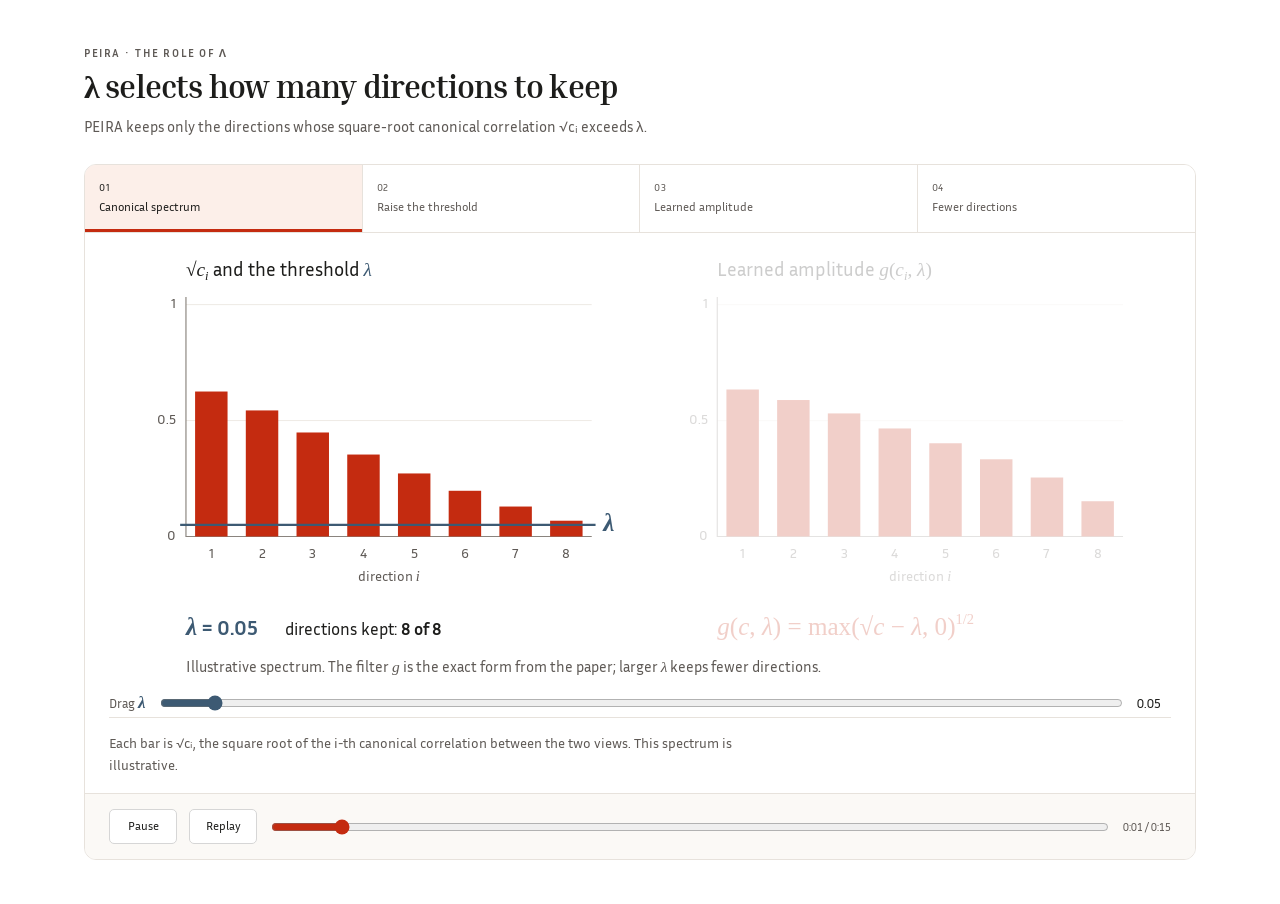
<file: assets/anim/lambda.html>
<!doctype html>
<html lang="en">
<head>
<meta charset="utf-8">
<meta name="viewport" content="width=device-width, initial-scale=1">
<title>λ selects how many directions to keep</title>
<link rel="preconnect" href="https://fonts.googleapis.com"><link rel="preconnect" href="https://fonts.gstatic.com" crossorigin><link rel="stylesheet" href="https://fonts.googleapis.com/css2?family=Inria+Sans:ital,wght@0,300;0,400;0,700;1,400&family=Inria+Serif:wght@400;700&display=swap">
<script>if (new URLSearchParams(location.search).has('embed')) document.documentElement.classList.add('embedded');</script>
<style>
:root { color-scheme: light; --ink:#1d1d1b; --muted:#5e5955; --accent:#c42b10; --soft:#fcefe9; --border:#e7e2dc; --warm:#3d5a73; --faint:#ddd7d0; }
* { box-sizing:border-box; }
body { margin:0; background:#fff; color:var(--ink); font:15px/1.55 "Inria Sans",-apple-system,BlinkMacSystemFont,"Segoe UI",sans-serif; }
main { max-width:1160px; padding:44px 24px; margin:auto; }
.eyebrow { margin:0 0 6px; color:var(--muted); font-size:11px; font-weight:650; letter-spacing:.14em; text-transform:uppercase; }
h1 { margin:0; font:600 32px/1.2 "Inria Serif",Georgia,serif; letter-spacing:-.025em; }
.intro { margin:10px 0 25px; color:var(--muted); }
.card { background:white; border:1px solid var(--border); border-radius:12px; overflow:hidden; }
.steps { display:grid; grid-template-columns:repeat(4,1fr); border-bottom:1px solid var(--border); }
button { font:inherit; cursor:pointer; }
.step { padding:15px 14px; border:0; border-right:1px solid var(--border); background:white; color:var(--muted); text-align:left; font-size:12px; transition:background .2s; }
.step:last-child { border-right:0; }
.step span { display:block; font-size:10px; letter-spacing:.08em; margin-bottom:3px; }
.step[aria-current="step"] { background:var(--soft); color:var(--ink); box-shadow:inset 0 -3px var(--accent); }
.step:hover { background:#fdf6f2; }
:focus-visible { outline:3px solid var(--warm); outline-offset:-3px; }
.diagram-scroll { overflow-x:auto; padding:4px 14px 0; }
svg { display:block; width:100%; height:auto; }
svg text { font-family:"Inria Sans",-apple-system,BlinkMacSystemFont,"Segoe UI",sans-serif; fill:var(--ink); }
svg .m { font-family:"STIX Two Text","STIXGeneral","Cambria Math","Times New Roman",serif; font-style:italic; }
svg .up { font-style:normal; }
svg .small { font-size:16px; fill:var(--muted); }
svg .heading { font-size:20px; font-weight:500; }
svg .tick { font-size:15px; fill:var(--muted); }
svg .axis { stroke:#8a847e; stroke-width:1.2; fill:none; }
svg .grid { stroke:#eeeae5; stroke-width:1; }
svg .bar { transition:fill .35s; }
.lam-row { display:flex; align-items:center; gap:12px; padding:10px 24px 4px; font-size:13px; color:var(--muted); }
.lam-row label { white-space:nowrap; }
.lam-row label b { font:italic 600 17px "STIX Two Text","STIXGeneral","Cambria Math","Times New Roman",serif; color:var(--warm); }
#lam { flex:1; min-width:60px; accent-color:var(--warm); cursor:pointer; }
#lam-value { font-variant-numeric:tabular-nums; color:var(--ink); min-width:34px; }
.description { margin:0 24px; border-top:1px solid var(--border); padding:14px 0; min-height:76px; }
.description p { color:var(--muted); margin:0; font-size:14px; max-width:690px; }
.description sup { font-size:.7em; line-height:0; }
.controls { display:flex; align-items:center; gap:12px; padding:15px 24px; background:#fbf9f6; border-top:1px solid var(--border); }
.control { padding:7px 14px; border:1px solid #d6d6d6; border-radius:5px; background:white; color:var(--ink); font-size:12px; min-width:68px; }
.control:hover { background:var(--soft); }
#timeline { flex:1; min-width:50px; accent-color:var(--accent); cursor:pointer; }
.time { white-space:nowrap; font-size:11px; color:var(--muted); font-variant-numeric:tabular-nums; }
@media(max-width:650px) {
 main { padding:24px 12px; } h1 { font-size:27px; } .intro { font-size:13px; }
 .step { padding:12px 8px; font-size:11px; } .step span { font-size:9px; }
 .lam-row { padding:10px 16px 4px; }
 .description { margin:0 16px; min-height:112px; }
 .description p { font-size:13px; }
 .controls { padding:12px; gap:8px; } .control { padding:7px 10px; min-width:54px; }
 .time { display:none; } .diagram-scroll { padding:0 6px; }
}
@media(max-width:520px) {
 .step { font-size:0; padding:10px 8px; text-align:center; } .step span { font-size:11px; margin:0; }
 svg .tick { font-size:20px; } svg .heading { font-size:24px; }
}
@media(prefers-reduced-motion:reduce) { * { transition:none !important; } }
.embedded body { background:transparent; }
.embedded main { max-width:none; padding:0; }
.embedded .eyebrow,.embedded h1,.embedded .intro { display:none; }
</style>
</head>
<body>
<main>
<p class="eyebrow">PEIRA · The role of λ</p>
<h1>λ selects how many directions to keep</h1>
<p class="intro">PEIRA keeps only the directions whose square-root canonical correlation √cᵢ exceeds λ.</p>
<div class="card" id="animation">
<nav class="steps" aria-label="Animation steps">
<button class="step" data-step="0" aria-current="step"><span>01</span>Canonical spectrum</button>
<button class="step" data-step="1"><span>02</span>Raise the threshold</button>
<button class="step" data-step="2"><span>03</span>Learned amplitude</button>
<button class="step" data-step="3"><span>04</span>Fewer directions</button>
</nav>
<div class="diagram-scroll" tabindex="0" role="region" aria-label="Spectral filter diagram; scroll horizontally on small screens">
<svg viewBox="0 40 1120 462" role="img" aria-labelledby="diagram-title diagram-desc">
<title id="diagram-title">The threshold λ filters canonical directions</title>
<desc id="diagram-desc">Left: bars of the square root of eight illustrative canonical correlations, from 0.92 down to 0.10, with a horizontal threshold line at λ. Bars below λ turn grey and are dropped. Right: the learned amplitude g(c, λ) = max(√c − λ, 0) to the power 1/2 for each direction, which is zero for dropped directions. As λ rises from 0.05 to 0.85, the number of kept directions falls from 8 to 1.</desc>
<text x="90" y="80" class="heading"><tspan class="m">√c</tspan><tspan class="m" font-size="13" dy="5">i</tspan><tspan dy="-5"> and the threshold </tspan><tspan class="m" fill="#3d5a73">λ</tspan></text>
<g id="right-heading"><text x="640" y="80" class="heading"><tspan>Learned amplitude </tspan><tspan class="m">g</tspan><tspan class="m up">(</tspan><tspan class="m">c</tspan><tspan class="m" font-size="13" dy="5">i</tspan><tspan class="m up" dy="-5">, </tspan><tspan class="m">λ</tspan><tspan class="m up">)</tspan></text></g>
<g id="left-panel" transform="translate(90 0)"></g>
<g id="right-panel" transform="translate(640 0)"></g>
<g id="lam-line">
 <line id="lam-rule" x1="84" x2="514" stroke="#3d5a73" stroke-width="2.5"/>
 <text id="lam-tag" x="522" class="m" font-size="26" font-weight="600" style="fill:#3d5a73" dominant-baseline="middle">λ</text>
</g>
<text x="90" y="452"><tspan class="m" font-size="26" font-weight="600" fill="#3d5a73">λ</tspan><tspan id="lam-read" font-size="22" font-weight="600" fill="#3d5a73" font-variant-numeric="tabular-nums"> = 0.05</tspan><tspan dx="28" font-size="18">directions kept: </tspan><tspan id="kept" font-size="18" font-weight="600">8 of 8</tspan></text>
<g id="formula"><text x="640" y="452" class="m" font-size="26" style="fill:#c42b10">g<tspan class="up">(</tspan>c<tspan class="up">, </tspan>λ<tspan class="up">) = max(√</tspan>c<tspan class="up"> − </tspan>λ<tspan class="up">, 0)</tspan><tspan class="up" font-size="15" dy="-11">1/2</tspan></text></g>
<text x="90" y="490" class="small">Illustrative spectrum. The filter <tspan class="m">g</tspan> is the exact form from the paper; larger <tspan class="m">λ</tspan> keeps fewer directions.</text>
</svg>
</div>
<div class="lam-row">
<label for="lam">Drag <b>λ</b></label>
<input id="lam" type="range" min="0" max="1" step="0.01" value="0.05" aria-label="Threshold lambda; dragging pauses the animation">
<span id="lam-value">0.05</span>
</div>
<div class="description" aria-live="off">
<p id="step-description"></p>
</div>
<div class="controls">
<button class="control" id="toggle" aria-label="Pause animation">Pause</button>
<button class="control" id="replay">Replay</button>
<input id="timeline" type="range" min="0" max="15" step="0.05" value="0" aria-label="Animation timeline, in seconds">
<span class="time" id="time">0:00 / 0:15</span>
</div>
</div>
<noscript><p>Enable JavaScript to play the animation. The diagram’s full description is available to screen readers.</p></noscript>
</main>
<script>
const SQRT_C = [.92, .80, .66, .52, .40, .29, .19, .10];
const ACCENT = '#c42b10', FAINT = '#ddd7d0';
const W = 420, Y0 = 350, H = 240;
const ns = 'http://www.w3.org/2000/svg';
const el = (tag, attrs, parent) => { const n = document.createElementNS(ns, tag); for (const k in attrs) n.setAttribute(k, attrs[k]); parent.append(n); return n; };
const bw = W / SQRT_C.length;
const panels = ['#left-panel', '#right-panel'].map(sel => {
 const g = document.querySelector(sel);
 for (const v of [0, .5, 1]) {
  el('line', { x1: 0, x2: W, y1: Y0 - v * H, y2: Y0 - v * H, class: 'grid' }, g);
  el('text', { x: -10, y: Y0 - v * H + 4, class: 'tick', 'text-anchor': 'end' }, g).textContent = String(v);
 }
 el('path', { d: `M0 ${Y0 - H - 8}V${Y0}H${W}`, class: 'axis' }, g);
 const bars = SQRT_C.map((_, i) => {
  el('text', { x: (i + .5) * bw, y: Y0 + 22, class: 'tick', 'text-anchor': 'middle' }, g).textContent = String(i + 1);
  return el('rect', { x: i * bw + bw * .18, width: bw * .64, y: Y0, height: 0, class: 'bar' }, g);
 });
 const label = el('text', { x: W / 2, y: Y0 + 46, class: 'tick', 'text-anchor': 'middle' }, g);
 label.append('direction ');
 el('tspan', { class: 'm', 'font-size': 15 }, label).textContent = 'i';
 return { g, bars };
});
const stages = [
 ["Canonical spectrum", "Each bar is √cᵢ, the square root of the i-th canonical correlation between the two views. This spectrum is illustrative."],
 ["Raise the threshold", "Raising λ moves the threshold up. A direction is kept only if √cᵢ > λ; directions below the line are dropped."],
 ["Learned amplitude", "Each kept direction is learned with amplitude g(cᵢ, λ) = max(√cᵢ − λ, 0)<sup>1/2</sup>, a soft threshold: amplitudes shrink as λ grows and reach zero at √cᵢ = λ."],
 ["Fewer directions", "Larger λ keeps fewer directions, so λ sets the effective dimension (capped by the projector dimension k). λ < √c₁ is needed; otherwise every direction is filtered out."]
];
const stageDurations = [3, 4, 4, 4];
const stageStarts = stageDurations.map((_, i) => stageDurations.slice(0, i).reduce((a, b) => a + b, 0));
const duration = stageDurations.reduce((a, b) => a + b, 0);
const ease = x => { x = Math.min(Math.max(x, 0), 1); return x * x * (3 - 2 * x); };
// λ sweeps 0.05 → 0.85 as in the video scene, split across steps 2 to 4.
const lambdaAt = e => e < 3 ? .05 : e < 7 ? .05 + .40 * ease((e - 3.3) / 3.2) : e < 11 ? .45 + .20 * ease((e - 7.8) / 2.8) : .65 + .20 * ease((e - 11.3) / 2.2);
const card = document.querySelector('#animation');
const timeline = document.querySelector('#timeline');
timeline.max = duration;
const toggle = document.querySelector('#toggle');
const lamInput = document.querySelector('#lam');
const steps = [...document.querySelectorAll('[data-step]')];
const motion = matchMedia('(prefers-reduced-motion: reduce)');
const rightParts = ['#right-panel', '#right-heading', '#formula'].map(s => document.querySelector(s));
let frameVisible = window.parent === window;
const POSTER = stageStarts[stages.length - 1] + stageDurations[stages.length - 1] - .05;
let playing = frameVisible && !motion.matches, elapsed = playing ? 0 : POSTER, previousTime = null, currentStage = -1, manualLambda = null;
const fmt = s => `0:${String(Math.floor(s)).padStart(2, '0')}`;
function render() {
 const next = stageStarts.findIndex(s => s > elapsed);
 const stage = next === -1 ? stages.length - 1 : next - 1;
 const manual = manualLambda !== null;
 const lam = manual ? manualLambda : lambdaAt(elapsed);
 const grow = manual ? 1 : ease((elapsed - .2) / 1.5);
 const rightOn = manual ? 1 : stage < 2 ? 0 : ease((elapsed - 7) / .8);
 for (const part of rightParts) part.style.opacity = .22 + .78 * rightOn;
 SQRT_C.forEach((s, i) => {
  const kept = s > lam;
  const vals = [s * grow, Math.sqrt(Math.max(s - lam, 0)) * (stage < 2 && !manual ? grow : 1)];
  panels.forEach((p, k) => {
   const h = vals[k] * H;
   p.bars[i].setAttribute('y', Y0 - h);
   p.bars[i].setAttribute('height', Math.max(h, 0));
   p.bars[i].style.fill = k === 0 && !kept ? FAINT : ACCENT;
  });
 });
 const yl = Y0 - lam * H;
 document.querySelector('#lam-rule').setAttribute('y1', yl);
 document.querySelector('#lam-rule').setAttribute('y2', yl);
 document.querySelector('#lam-tag').setAttribute('y', yl);
 document.querySelector('#lam-line').style.opacity = manual ? 1 : ease(elapsed / .6);
 const keptN = SQRT_C.filter(s => s > lam).length;
 document.querySelector('#lam-read').textContent = ` = ${lam.toFixed(2)}`;
 document.querySelector('#kept').textContent = `${keptN} of ${SQRT_C.length}`;
 if (!manual) lamInput.value = lam.toFixed(2);
 document.querySelector('#lam-value').textContent = lam.toFixed(2);
 if (stage !== currentStage) {
  currentStage = stage;
  for (const b of steps) {
   if (Number(b.dataset.step) === stage) b.setAttribute('aria-current', 'step');
   else b.removeAttribute('aria-current');
  }
  document.querySelector('#step-description').innerHTML = stages[stage][1];
 }
 timeline.value = elapsed;
 timeline.setAttribute('aria-valuetext', `${Math.floor(elapsed)} seconds: ${stages[stage][0]}`);
 document.querySelector('#time').textContent = `${fmt(elapsed)} / ${fmt(duration)}`;
}
function setPlaying(value) {
 playing = value;
 previousTime = null;
 toggle.textContent = playing ? 'Pause' : 'Play';
 toggle.setAttribute('aria-label', playing ? 'Pause animation' : 'Play animation');
}
// The settled state of a step, shown when a step is clicked or motion is reduced.
const stepEnd = i => stageStarts[i] + stageDurations[i] - .05;
window.addEventListener('message', event => {
 if (window.parent === window || event.source !== window.parent || event.origin !== location.origin) return;
 if (event.data?.type !== 'peira-animation-visibility' || typeof event.data.visible !== 'boolean') return;
 if (frameVisible === event.data.visible) return;
 frameVisible = event.data.visible;
 if (manualLambda === null) elapsed = frameVisible && !motion.matches ? 0 : POSTER;
 setPlaying(frameVisible && !motion.matches && manualLambda === null);
 render();
});
toggle.addEventListener('click', () => { manualLambda = null; setPlaying(!playing); render(); });
document.querySelector('#replay').addEventListener('click', () => { manualLambda = null; elapsed = 0; setPlaying(!motion.matches); if (motion.matches) elapsed = stepEnd(0); render(); });
for (const b of steps) b.addEventListener('click', () => { manualLambda = null; elapsed = stepEnd(Number(b.dataset.step)); setPlaying(false); render(); });
timeline.addEventListener('input', () => { manualLambda = null; elapsed = Number(timeline.value); setPlaying(false); render(); });
lamInput.addEventListener('input', () => { manualLambda = Number(lamInput.value); setPlaying(false); render(); });
motion.addEventListener('change', event => { if (event.matches) { setPlaying(false); elapsed = stepEnd(currentStage); render(); } });
document.addEventListener('visibilitychange', () => { previousTime = null; });
function tick(now) {
 if (playing && frameVisible && !document.hidden) {
  if (previousTime !== null) elapsed = (elapsed + Math.min((now - previousTime) / 1000, .1)) % duration;
  previousTime = now;
  render();
 }
 requestAnimationFrame(tick);
}
if (motion.matches) elapsed = stepEnd(0);
setPlaying(playing);
render();
requestAnimationFrame(tick);
</script>
</body>
</html>
</file>
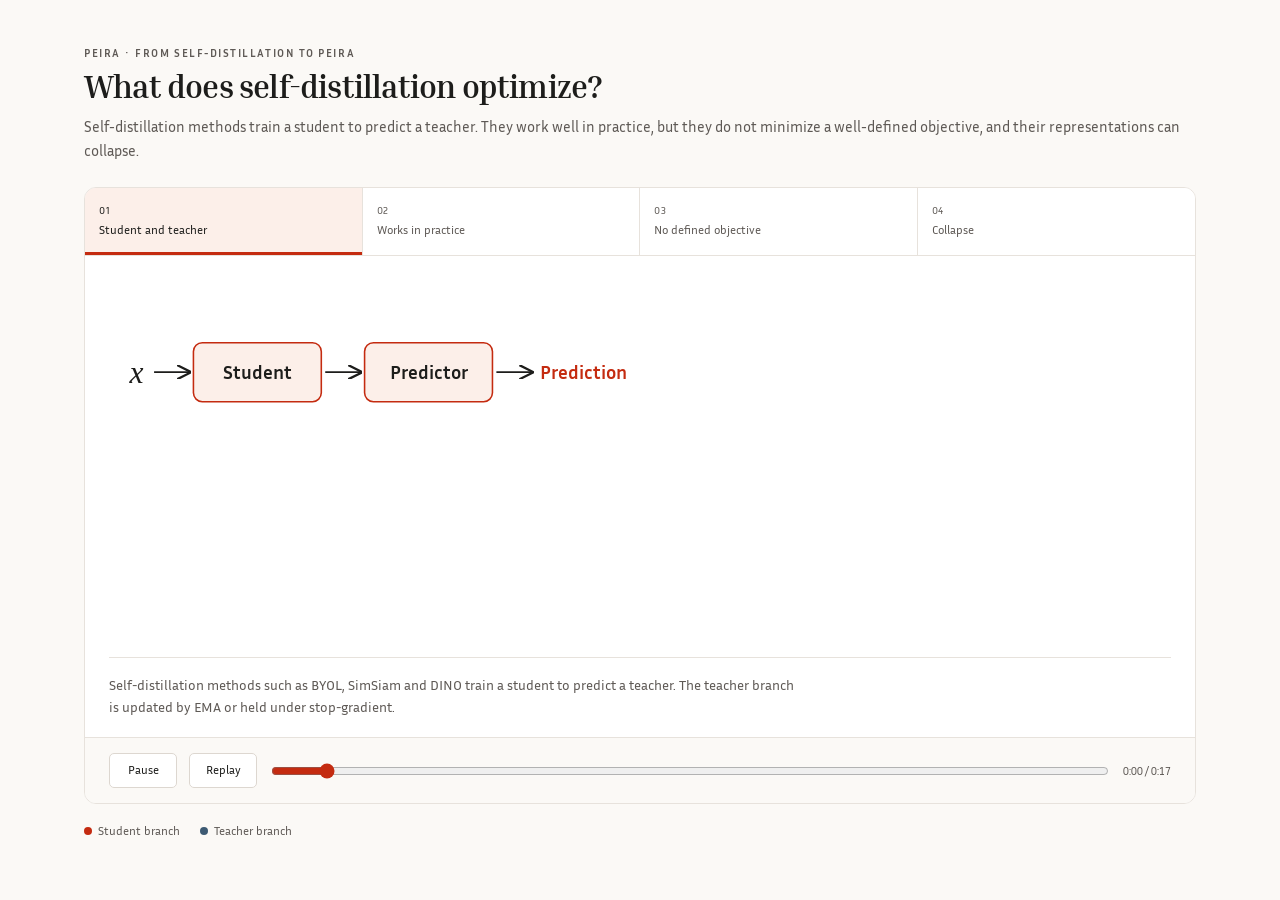
<file: assets/anim/question.html>
<!doctype html>
<html lang="en">
<head>
<meta charset="utf-8">
<meta name="viewport" content="width=device-width, initial-scale=1">
<title>What does self-distillation optimize?</title>
<link rel="preconnect" href="https://fonts.googleapis.com"><link rel="preconnect" href="https://fonts.gstatic.com" crossorigin><link rel="stylesheet" href="https://fonts.googleapis.com/css2?family=Inria+Sans:ital,wght@0,300;0,400;0,700;1,400&family=Inria+Serif:wght@400;700&display=swap">
<script>if (new URLSearchParams(location.search).has('embed')) document.documentElement.classList.add('embedded');</script>
<style>
:root { color-scheme: light; --text:#1d1d1b; --muted:#5e5955; --accent:#c42b10; --accent-soft:#fcefe9; --border:#e7e2dc; --warm:#3d5a73; --warm-soft:#e9eef2; }
* { box-sizing:border-box; }
body { margin:0; background:#fbf9f6; color:var(--text); font:15px/1.55 "Inria Sans",-apple-system,BlinkMacSystemFont,"Segoe UI",sans-serif; }
main { max-width:1160px; padding:44px 24px; margin:auto; }
.eyebrow { margin:0 0 6px; color:var(--muted); font-size:11px; font-weight:650; letter-spacing:.14em; text-transform:uppercase; }
h1 { margin:0; font:600 32px/1.2 "Inria Serif",Georgia,serif; letter-spacing:-.025em; }
.intro { margin:10px 0 25px; color:var(--muted); }
.card { background:white; border:1px solid var(--border); border-radius:12px; overflow:hidden; }
.steps { display:grid; grid-template-columns:repeat(4,1fr); border-bottom:1px solid var(--border); }
button { font:inherit; cursor:pointer; }
.step { padding:15px 14px; border:0; border-right:1px solid var(--border); background:white; color:var(--muted); text-align:left; font-size:12px; transition:background .2s; }
.step:last-child { border-right:0; }
.step span { display:block; font-size:10px; letter-spacing:.08em; margin-bottom:3px; }
.step[aria-current="step"] { background:var(--accent-soft); color:var(--text); box-shadow:inset 0 -3px var(--accent); }
.step:hover { background:#fdf6f2; }
:focus-visible { outline:3px solid var(--accent); outline-offset:-3px; }
.diagram-scroll { overflow-x:auto; padding:8px 14px 0; }
svg { display:block; width:100%; height:auto; }
svg text { font-family:"Inria Sans",-apple-system,BlinkMacSystemFont,"Segoe UI",sans-serif; fill:var(--text); }
svg .math { font-family:"STIX Two Text","STIXGeneral","Cambria Math","Times New Roman",serif; font-style:italic; font-size:32px; }
svg .box-label { font-size:19px; font-weight:600; }
svg .out { font-size:19px; font-weight:600; }
svg .small { font-size:15px; fill:var(--muted); }
svg .bullet { font-size:18px; font-weight:500; }
.wire { fill:none; stroke:var(--text); stroke-width:1.8; }
.box-s { fill:var(--accent-soft); stroke:var(--accent); stroke-width:1.6; }
.box-t { fill:var(--warm-soft); stroke:var(--warm); stroke-width:1.6; }
.description { margin:0 24px; border-top:1px solid var(--border); padding:16px 0; min-height:80px; }
.description p { color:var(--muted); margin:0; font-size:14px; max-width:690px; }
.controls { display:flex; align-items:center; gap:12px; padding:15px 24px; background:#fbf9f6; border-top:1px solid var(--border); }
.control { padding:7px 14px; border:1px solid #ddd7d0; border-radius:5px; background:white; color:var(--text); font-size:12px; min-width:68px; }
.control:hover { background:var(--accent-soft); }
input[type=range] { flex:1; min-width:50px; accent-color:var(--accent); cursor:pointer; }
.time { white-space:nowrap; font-size:11px; color:var(--muted); font-variant-numeric:tabular-nums; }
.legend { display:flex; gap:20px; flex-wrap:wrap; margin-top:18px; font-size:12px; color:var(--muted); }
.legend i { display:inline-block; width:8px; height:8px; border-radius:50%; margin-right:6px; }
@media(max-width:650px) {
 main { padding:24px 12px; } h1 { font-size:27px; } .intro { font-size:13px; }
 .step { padding:12px 8px; font-size:11px; } .step span { font-size:9px; }
 .description { margin:0 16px; min-height:116px; }
 .description p { font-size:13px; }
 .controls { padding:12px; gap:8px; } .control { padding:7px 10px; min-width:54px; }
 .time { display:none; } .diagram-scroll { padding:0 6px; }
}
@media(max-width:520px) {
 .step { font-size:0; padding:10px 8px; text-align:center; } .step span { font-size:11px; margin:0; }
 svg .small { font-size:17px; } svg .bullet { font-size:19px; } svg .box-label, svg .out { font-size:21px; }
}
@media(prefers-reduced-motion:reduce) { * { transition:none !important; } }
.embedded body { background:transparent; }
.embedded main { max-width:none; padding:0; }
.embedded .eyebrow,.embedded h1,.embedded .intro,.embedded .legend { display:none; }
</style>
</head>
<body>
<main>
<p class="eyebrow">PEIRA · From self-distillation to PEIRA</p>
<h1>What does self-distillation optimize?</h1>
<p class="intro">Self-distillation methods train a student to predict a teacher. They work well in practice, but they do not minimize a well-defined objective, and their representations can collapse.</p>
<div class="card" id="animation">
<nav class="steps" aria-label="Animation steps">
<button class="step" data-step="0" aria-current="step"><span>01</span>Student and teacher</button>
<button class="step" data-step="1"><span>02</span>Works in practice</button>
<button class="step" data-step="2"><span>03</span>No defined objective</button>
<button class="step" data-step="3"><span>04</span>Collapse</button>
</nav>
<div class="diagram-scroll" tabindex="0" role="region" aria-label="Self-distillation diagram; scroll horizontally on small screens">
<svg viewBox="0 0 1100 400" role="img" aria-labelledby="diagram-title diagram-desc">
<title id="diagram-title">Self-distillation: a student predicts a teacher</title>
<desc id="diagram-desc">Left: view x goes through the student encoder and a predictor to give a prediction; view y goes through the teacher encoder, updated by EMA or stop-gradient, to give a target; the prediction is matched to the target. Right: three statements. They work well in practice. But they minimize no well-defined objective. And representations can collapse. Below, a schematic illustration in which a cloud of points contracts to a single point, labelled: collapse maps every input to one point.</desc>
<defs>
 <marker id="arrow" markerWidth="8" markerHeight="8" refX="7" refY="4" orient="auto"><path d="M0 0L8 4L0 8" fill="none" stroke="#1d1d1b" stroke-width="1.3"/></marker>
 <clipPath id="panel-clip"><rect x="642" y="228" width="436" height="155" rx="14"/></clipPath>
</defs>

<g data-t="0.3">
 <text x="38" y="121" class="math" text-anchor="middle">x</text>
 <path class="wire" d="M56 110H92" marker-end="url(#arrow)"/>
 <rect x="96" y="80" width="130" height="60" rx="9" class="box-s"/>
 <text x="161" y="117" class="box-label" text-anchor="middle">Student</text>
 <path class="wire" d="M230 110H266" marker-end="url(#arrow)"/>
 <rect x="270" y="80" width="130" height="60" rx="9" class="box-s"/>
 <text x="335" y="117" class="box-label" text-anchor="middle">Predictor</text>
 <path class="wire" d="M404 110H440" marker-end="url(#arrow)"/>
 <text x="448" y="117" class="out" style="fill:var(--accent)">Prediction</text>
</g>
<g data-t="1.0">
 <text x="38" y="268" class="math" text-anchor="middle">y</text>
 <path class="wire" d="M56 260H92" marker-end="url(#arrow)"/>
 <rect x="96" y="230" width="130" height="60" rx="9" class="box-t"/>
 <text x="161" y="267" class="box-label" text-anchor="middle">Teacher</text>
 <path class="wire" d="M230 260H440" marker-end="url(#arrow)"/>
 <text x="448" y="267" class="out" style="fill:var(--warm)">Target</text>
</g>
<g data-t="1.6">
 <text x="335" y="294" class="small" text-anchor="middle" style="fill:var(--warm); font-weight:500">EMA or stop-gradient</text>
</g>
<g data-t="2.3">
 <path data-draw class="wire" d="M500 132V238" style="stroke:var(--muted); stroke-dasharray:6 6"/>
 <text x="514" y="190" class="small" style="font-weight:500">match</text>
</g>

<g data-t="4.7">
 <circle cx="657" cy="64" r="6" style="fill:var(--accent)"/>
 <text x="676" y="70" class="bullet">They work well in practice.</text>
</g>
<g data-t="7.7">
 <circle cx="657" cy="110" r="6" style="fill:var(--warm)"/>
 <text x="676" y="116" class="bullet">But they minimize no well-defined objective.</text>
</g>
<g data-t="11.7">
 <circle cx="657" cy="156" r="6" style="fill:var(--warm)"/>
 <text x="676" y="162" class="bullet">And representations can collapse.</text>
</g>
<g data-t="12.1" data-rise="0">
 <rect x="642" y="196" width="436" height="187" rx="14" fill="white" stroke="#d9d9d9" stroke-width="1.5"/>
 <text x="660" y="220" class="small">Schematic: collapse maps every input to one point</text>
 <g id="cloud" clip-path="url(#panel-clip)"></g>
</g>
</svg>
</div>
<div class="description" aria-live="off">
<p id="step-description"></p>
</div>
<div class="controls">
<button class="control" id="toggle" aria-label="Pause animation">Pause</button>
<button class="control" id="replay">Replay</button>
<input id="timeline" type="range" min="0" max="17" step="0.05" value="0" aria-label="Animation timeline, in seconds">
<span class="time" id="time">0:00 / 0:17</span>
</div>
</div>
<div class="legend" aria-label="Diagram legend"><span><i style="background:#c42b10"></i>Student branch</span><span><i style="background:#3d5a73"></i>Teacher branch</span></div>
<noscript><p>Enable JavaScript to play the animation. The diagram’s full description is available to screen readers.</p></noscript>
</main>
<script>
const stages = [
 ["Student and teacher", "Self-distillation methods such as BYOL, SimSiam and DINO train a student to predict a teacher. The teacher branch is updated by EMA or held under stop-gradient."],
 ["Works in practice", "They work well in practice."],
 ["No defined objective", "But they do not minimize a well-defined objective, so what they learn is poorly understood."],
 ["Collapse", "And representations can collapse onto a single point (schematic illustration). In the self-distillation dynamics the paper analyzes, the totally collapsed solution is a stable equilibrium."]
];
const stageDurations = [4.5, 3, 4, 5.5];
const COLLAPSE_START = 12.6, COLLAPSE_LEN = 2.2, FADE = 0.5;
const stageStarts = stageDurations.map((_, i) => stageDurations.slice(0, i).reduce((s, d) => s + d, 0));
const duration = stageDurations.reduce((s, d) => s + d, 0);
const card = document.querySelector('#animation');
const timeline = document.querySelector('#timeline');
timeline.max = duration;
const toggle = document.querySelector('#toggle');
const steps = [...document.querySelectorAll('[data-step]')];
const items = [...document.querySelectorAll('[data-t]')];
const draws = [...document.querySelectorAll('[data-draw]')].map(p => [p, 0]);
const motion = matchMedia('(prefers-reduced-motion: reduce)');
const clamp = v => Math.min(1, Math.max(0, v));
const ease = v => 1 - Math.pow(1 - clamp(v), 3);
const smooth = v => { v = clamp(v); return v * v * (3 - 2 * v); };

// Fixed pseudo-random cloud (seeded) for the schematic collapse.
const cloud = document.querySelector('#cloud');
let seed = 3;
const rand = () => { seed = (seed * 1664525 + 1013904223) % 4294967296; return seed / 4294967296; };
const gauss = () => Math.sqrt(-2 * Math.log(1 - rand())) * Math.cos(2 * Math.PI * rand());
const CX = 860, CY = 305;
const points = Array.from({length: 60}, (_, i) => {
 const c = document.createElementNS('http://www.w3.org/2000/svg', 'circle');
 c.setAttribute('r', 5);
 c.setAttribute('fill', i % 2 ? '#c42b10' : '#3d5a73');
 c.setAttribute('fill-opacity', .85);
 cloud.append(c);
 const lim = (v, m) => Math.max(-m, Math.min(m, v));
 return [c, lim(gauss() * 75, 180), lim(gauss() * 24, 58)];
});

let frameVisible = window.parent === window;
const POSTER = duration - .01;
let playing = frameVisible && !motion.matches, elapsed = playing ? 0 : POSTER, previousTime = null, currentStage = -1;
function stageAt(t) {
 const next = stageStarts.findIndex(start => start > t);
 return next === -1 ? stages.length - 1 : next - 1;
}
function render() {
 const stage = stageAt(elapsed);
 const settled = motion.matches || !frameVisible;
 const t = settled ? stageStarts[stage] + stageDurations[stage] - 0.01 : elapsed;
 for (const el of items) {
  const p = ease((t - Number(el.dataset.t)) / FADE);
  const rise = el.dataset.rise === undefined ? 10 : Number(el.dataset.rise);
  el.style.opacity = p;
  el.setAttribute('transform', `translate(0 ${((1 - p) * rise).toFixed(2)})`);
 }
 for (const [path, len] of draws) {
  const p = ease((t - Number(path.closest('[data-t]').dataset.t)) / .8);
  path.setAttribute('d', `M500 132V${(132 + 106 * p).toFixed(2)}`);
 }
 const shrink = 1 - .97 * smooth((t - COLLAPSE_START) / COLLAPSE_LEN);
 for (const [c, dx, dy] of points) {
  c.setAttribute('cx', (CX + dx * shrink).toFixed(2));
  c.setAttribute('cy', (CY + dy * shrink).toFixed(2));
 }
 if (stage !== currentStage) {
  currentStage = stage;
  for (const button of steps) {
   if (Number(button.dataset.step) === stage) button.setAttribute('aria-current', 'step');
   else button.removeAttribute('aria-current');
  }
  document.querySelector('#step-description').textContent = stages[stage][1];
 }
 timeline.value = elapsed;
 timeline.setAttribute('aria-valuetext', `${Math.floor(elapsed)} seconds: ${stages[stage][0]}`);
 document.querySelector('#time').textContent = `0:${String(Math.floor(elapsed)).padStart(2, '0')} / 0:${duration}`;
}
function setPlaying(value) {
 playing = value;
 previousTime = null;
 card.classList.toggle('paused', !playing);
 toggle.textContent = playing ? 'Pause' : 'Play';
 toggle.setAttribute('aria-label', playing ? 'Pause animation' : 'Play animation');
}
window.addEventListener('message', event => {
 if (window.parent === window || event.source !== window.parent || event.origin !== location.origin) return;
 if (event.data?.type !== 'peira-animation-visibility' || typeof event.data.visible !== 'boolean') return;
 if (frameVisible === event.data.visible) return;
 frameVisible = event.data.visible;
 elapsed = frameVisible && !motion.matches ? 0 : POSTER;
 setPlaying(frameVisible && !motion.matches);
 render();
});
toggle.addEventListener('click', () => setPlaying(!playing));
document.querySelector('#replay').addEventListener('click', () => { elapsed = 0; setPlaying(!motion.matches); render(); });
for (const button of steps) button.addEventListener('click', () => {
 frameVisible = true;
 elapsed = stageStarts[Number(button.dataset.step)];
 setPlaying(!motion.matches);
 render();
});
timeline.addEventListener('input', () => { frameVisible = true; elapsed = Number(timeline.value); setPlaying(false); render(); });
motion.addEventListener('change', event => { if (event.matches) setPlaying(false); render(); });
document.addEventListener('visibilitychange', () => { previousTime = null; });
function tick(now) {
 if (playing && frameVisible && !document.hidden) {
  if (previousTime !== null) elapsed = (elapsed + Math.min((now - previousTime) / 1000, .1)) % duration;
  previousTime = now;
  render();
 }
 requestAnimationFrame(tick);
}
setPlaying(playing);
render();
requestAnimationFrame(tick);
</script>
</body>
</html>
</file>
